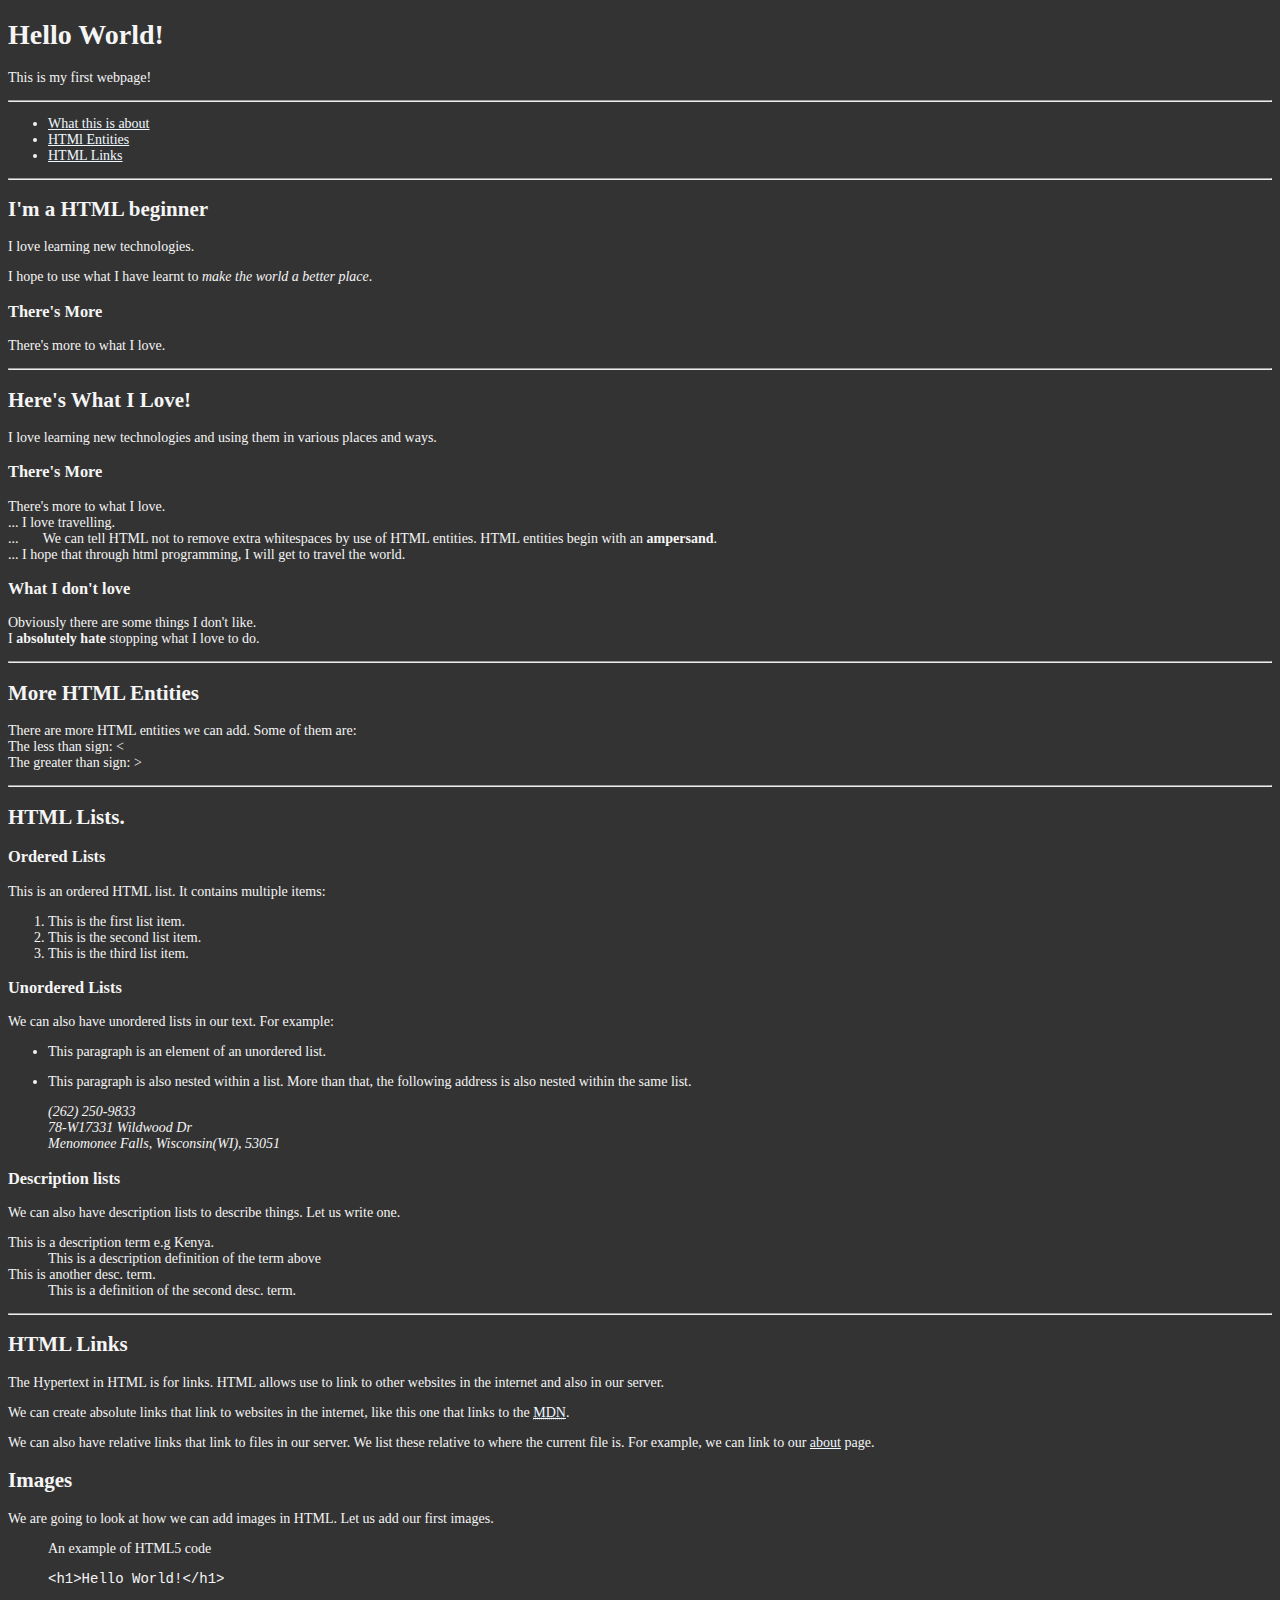
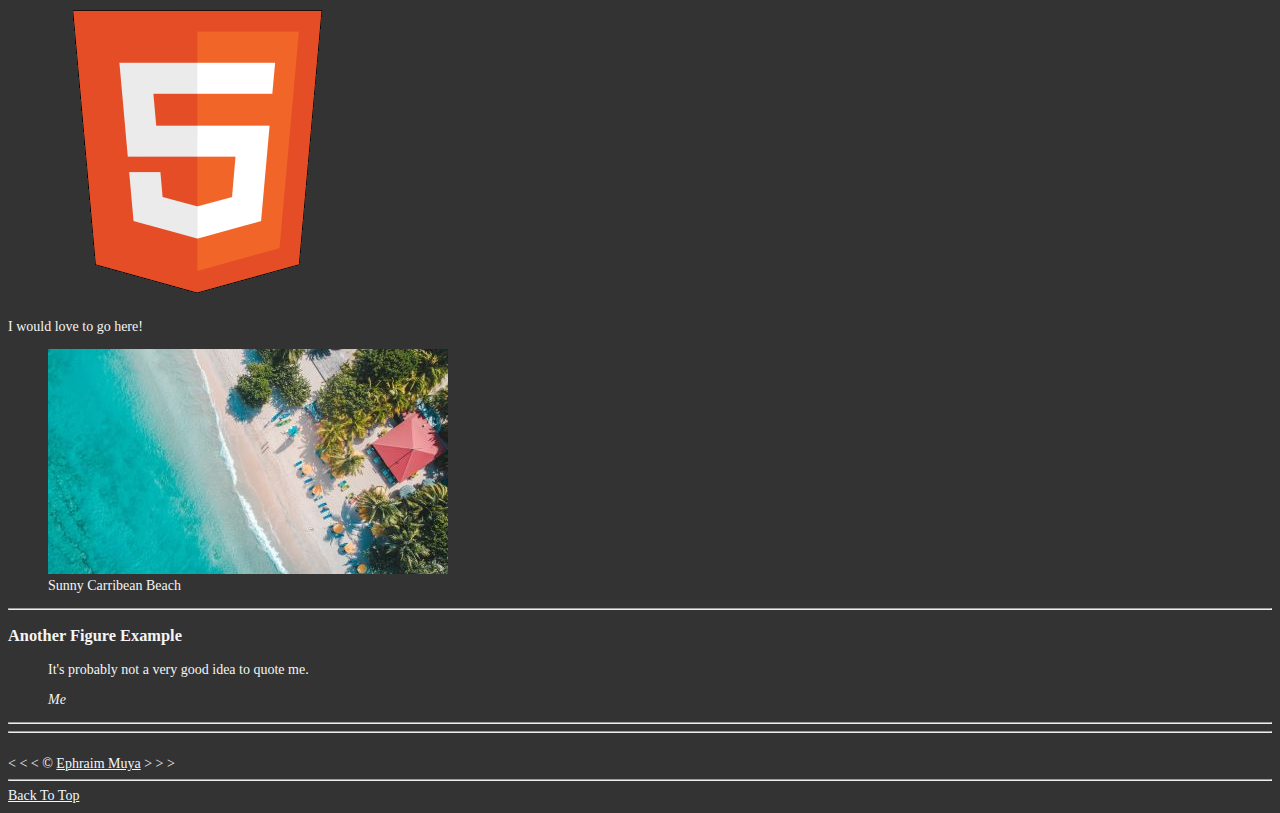
<file: tutorial1/index.html>
<!DOCTYPE html>
<html lang="en">

<head>
    <!--
            This is where the metadata is stored.
            Data in this section is not meant to be seen.
          -->
    <meta charset="UTF-8">
    <meta name="author" content="Ephraim">
    <meta name="description" content="This is a description of everything I am learning in HTML.">
    <title>My First Webpage</title>
    <link rel="icon" href="html5.png" type="image/x-icon">
    <link rel="stylesheet" href="main.css">
</head>

<body>
    <h1>Hello World!</h1>
    <p>This is my first webpage!</p>

    <hr>

    <nav>
        <ul>
            <li> <a href="#beginner">What this is about</a> </li>

            <li> <a href="#entities">HTMl Entities</a> </li>

            <li> <a href="#links">HTML Links</a> </li>
        </ul>
    </nav>

    <hr>

    <section id="beginner">
        <h2>I'm a HTML beginner</h2>
        <p>I love learning new technologies.</p>
        <p>I hope to use what I have learnt to <em>make the world a better place</em>.</p>

        <h3>There's More</h3>
        <p>There's more to what I love.</p>

        <hr>

        <h2>Here's What I Love!</h2>
        <p>I love learning new technologies and using them in various places and ways.</p>

        <h3>There's More</h3>
        <p>There's more to what I love.
            <!-- Lets also add extra whitespaces before some of these lines. -->
            <br>... I love travelling.
            <br>... &nbsp; &nbsp; &nbsp; We can tell HTML not to remove extra whitespaces by use of HTML entities. HTML
            entities begin with an <strong>ampersand</strong>.
            <br>... I hope that through html programming, I will get to travel the world.
        </p>

        <h3>What I don't love</h3>
        <p>Obviously there are some things I don't like.
            <br> I <strong>absolutely hate</strong> stopping what I love to do.
        </p>
        <!-- The <p> tags are block-level elements. These add a space before and after the text. We can also add inline tags, like <em> and <strong>.

    Also we can add HTML entities. These are things that we want to use in text yet HTML renders them. This could be things like extra whitespaces, we start them off with &
    -->
    </section>

    <hr>

    <section id="entities">
        <h2>More HTML Entities</h2>
        <p>There are more HTML entities we can add. Some of them are:
            <br>The less than sign: &lt;
            <br>The greater than sign: &gt;
        </p>

        <hr>
        <h2>HTML Lists.</h2>
        <h3>Ordered Lists</h3>
        <p>This is an ordered HTML list. It contains multiple items:</p>
        <ol>
            <li>This is the first list item.</li>
            <li>This is the second list item.</li>
            <li>This is the third list item.</li>
        </ol>

        <h3>Unordered Lists</h3>
        <p>We can also have unordered lists in our text. For example:</p>
        <ul>
            <li>
                <p>This paragraph is an element of an unordered list.</p>
            </li>
            <li>
                <p>This paragraph is also nested within a list. More than that, the following address is also nested
                    within
                    the same list.</p>
                <address> (262) 250-9833 <br>
                    78-W17331 Wildwood Dr <br>
                    Menomonee Falls, Wisconsin(WI), 53051 <br></address>
            </li>
        </ul>

        <h3>Description lists</h3>
        <p>We can also have description lists to describe things. Let us write one.</p>
        <dl>
            <dt>This is a description term e.g Kenya.</dt>
            <dd>This is a description definition of the term above</dd>

            <dt>This is another desc. term.</dt>
            <dd>This is a definition of the second desc. term.</dd>
        </dl>

    </section>

    <hr>

    <section id="links">

        <h2>HTML Links</h2>
        <p>The Hypertext in HTML is for links. HTML allows use to link to other websites in the internet and also in our
            server.</p>
        <p>We can create absolute links that link to websites in the internet, like this one that links to the <abbr
                title="Mozilla Developer Network"><a href="developer.mozilla.org">MDN</a></abbr>.</p>
        <p>We can also have relative links that link to files in our server. We list these relative to where the current
            file is. For example, we can link to our <a href="about.html">about</a> page.</p>

    </section>

    <section>
        <h2>Images</h2>
        <p>We are going to look at how we can add images in HTML. Let us add our first images.</p>

        <figure>
            <figcaption>An example of HTML5 code</figcaption>
            <p><code>&lt;h1&gt;Hello World!&lt;/h1&gt;</code></p>
            <img src="img/html_logo_300x300.png" alt="HTML5 Logo" title="I am learning HTML5" width="300" height="300">
        </figure>


        <p>I would love to go here!</p>
        <figure>
            <!-- Objects in the <figure> element are indented by default. -->
            <img src="img/caribbean.jpg" alt="Caribbean Beach" title="I hear its nice at this time of the year!"
                loading="lazy">
            <figcaption>Sunny Carribean Beach</figcaption>
        </figure>
        <!-- 
            We have added the loading attribute. By default it is 'eager', meaning that the image is loaded as soon as the webpage is opened. Lazy loading does not load images that are below the fold unless until they are near view area. 
            We also add a <figure> object around the image. The figure object allows us to add a caption with <figcaption>
        -->

        <hr>

        <h3>Another Figure Example</h3>
        <figure>
            <p>
                It's probably not a very good idea to quote me.
            </p>
            <figcaption><em>Me</em></figcaption>
        </figure>

        <hr>
    </section>
    <hr>
    <!-- Copyright Information -->
    <br>&lt; &lt; &lt; &copy; <a href="about.html">Ephraim Muya</a> &gt; &gt; &gt;

    <hr>

    <!-- Back to top -->
    <a href="#">Back To Top</a>
</body>

</html>
</file>
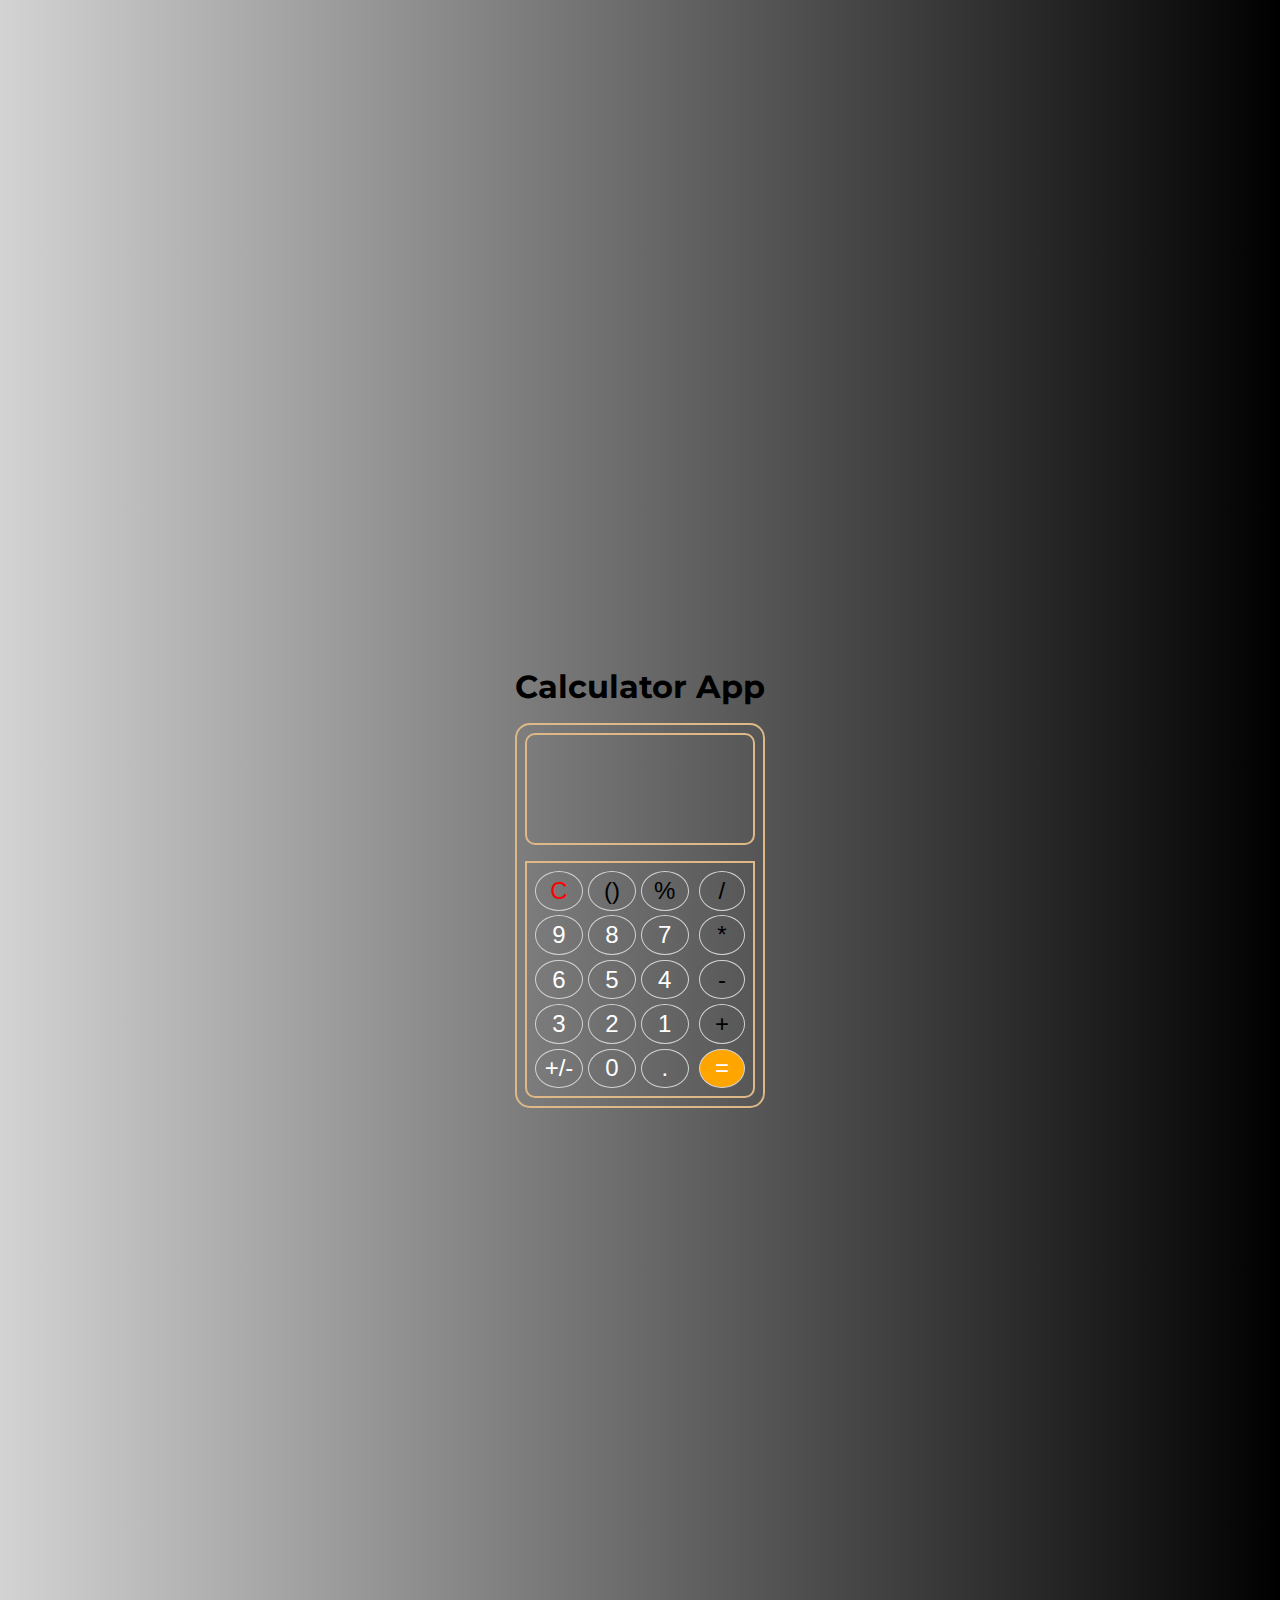
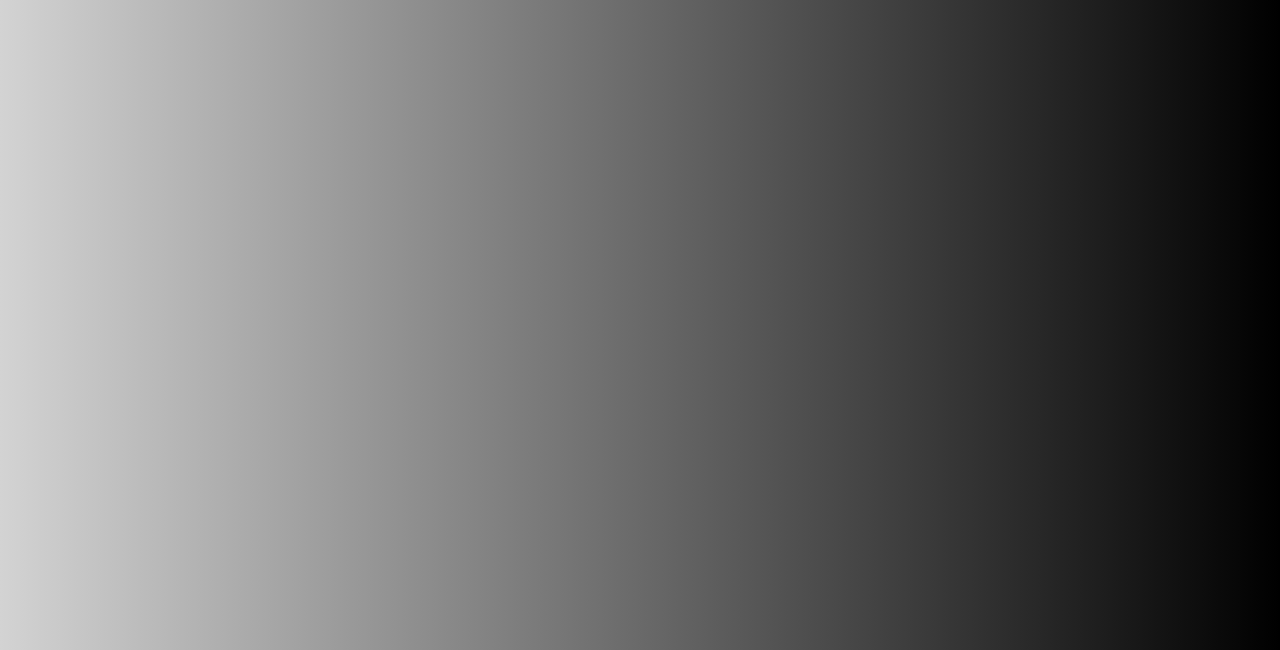
<file: project2/calculator/index.html>
<!DOCTYPE html>
<html lang="en">

<head>
    <meta charset="UTF-8">
    <meta name="viewport" content="width=device-width, initial-scale=1.0">
    <title>Calulator</title>
    <meta name="description" content="Simple Calculator written in JavaScript.">
    <meta name="author" content="Ephraim">
    <link rel="stylesheet" href="styles.css">
</head>

<body>
    <section class="calculator-wrapper">
        <header>
            <h1 class="app-name">Calculator App</h1>
        </header>
        <main class="calculator">
            <div class="input-output">
                <div class="input"></div>
                <div class="output"></div>
            </div>
            <div class="buttons-wrapper">
                <div class="numbers">
                    <!-- Numbers -->
                     <button class="button" id="clear">C</button>
                     <button class="button operator" id="brackets">()</button>
                     <button class="button operator" id="percent">%</button>
                     <button class="button number op-print-as" id="9">9</button>
                     <button class="button number op-print-as" id="8">8</button>
                     <button class="button number op-print-as" id="7">7</button>
                     <button class="button number op-print-as" id="6">6</button>
                     <button class="button number op-print-as" id="5">5</button>
                     <button class="button number op-print-as" id="4">4</button>
                     <button class="button number op-print-as" id="3">3</button>
                     <button class="button number op-print-as" id="2">2</button>
                     <button class="button number op-print-as" id="1">1</button>
                     <button class="button number op-print-as" id="neg">+/-</button>
                     <button class="button number op-print-as" id="0">0</button>
                     <button class="button number op-print-as" id="dec-point">.</button>
                </div>
                <div class="operators">
                    <!-- Operators -->
                    <button class="button operator op-print-as" id="divide">/</button>
                    <button class="button operator op-print-as" id="mul">*</button>
                    <button class="button operator op-print-as" id="sub">-</button>
                    <button class="button operator op-print-as" id="add">+</button>
                    <button class="button operator" id="equals">=</button>
                </div>
            </div>
        </main>
    </section>
    <script src="script.js"></script>
</body>

</html>
</file>
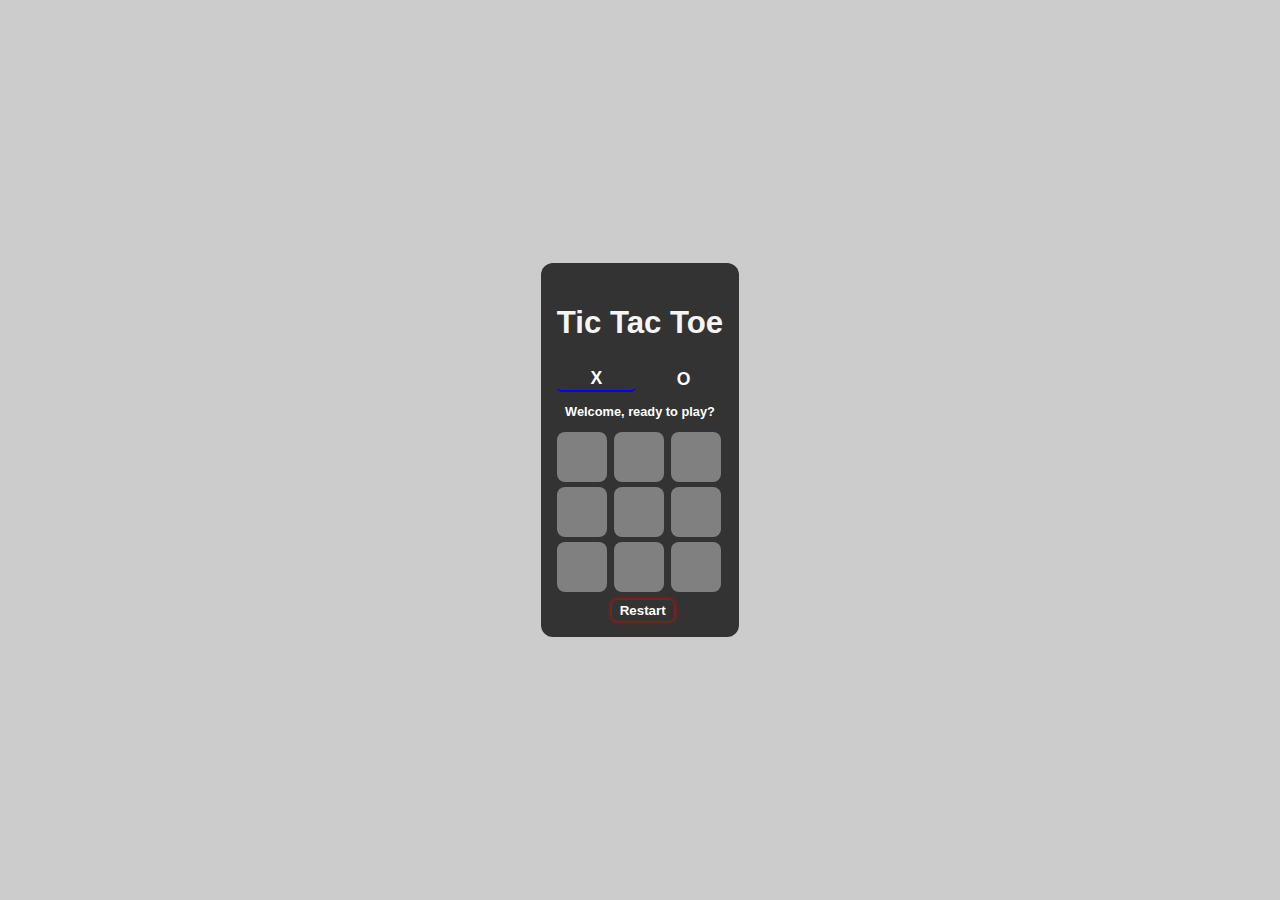
<file: project2/tic_tac_toe/index.html>
<!DOCTYPE html>
<html lang="en">

<head>
    <meta charset="UTF-8">
    <meta name="viewport" content="width=device-width, initial-scale=1.0">
    <title>Tic-Tac-Toe</title>
    <link rel="stylesheet" href="style.css">
</head>

<body>
    <section class="tictactoe">
        <header>
            <h2>Tic Tac Toe</h2>
        </header>
        <main class="game-section">
            <div class="select-player">
                <div class="control-buttons">
                    <button class="player-choice" id="player-x">X</button>
                    <button class="player-choice" id="player-o">O</button>
                </div>
                <p id="display-instructions"></p>
            </div>
            <div id="playground">
                <div class="click-pos" id="cell-0"></div>
                <div class="click-pos" id="cell-1"></div>
                <div class="click-pos" id="cell-2"></div>
                <div class="click-pos" id="cell-3"></div>
                <div class="click-pos" id="cell-4"></div>
                <div class="click-pos" id="cell-5"></div>
                <div class="click-pos" id="cell-6"></div>
                <div class="click-pos" id="cell-7"></div>
                <div class="click-pos" id="cell-8"></div>
            </div>
        </main>
        <footer>
            <button type="reset" id="reset-game" onclick="resetGame()">Restart</button>
        </footer>
    </section>
    <script src="script.js"></script>
</body>

</html>
</file>
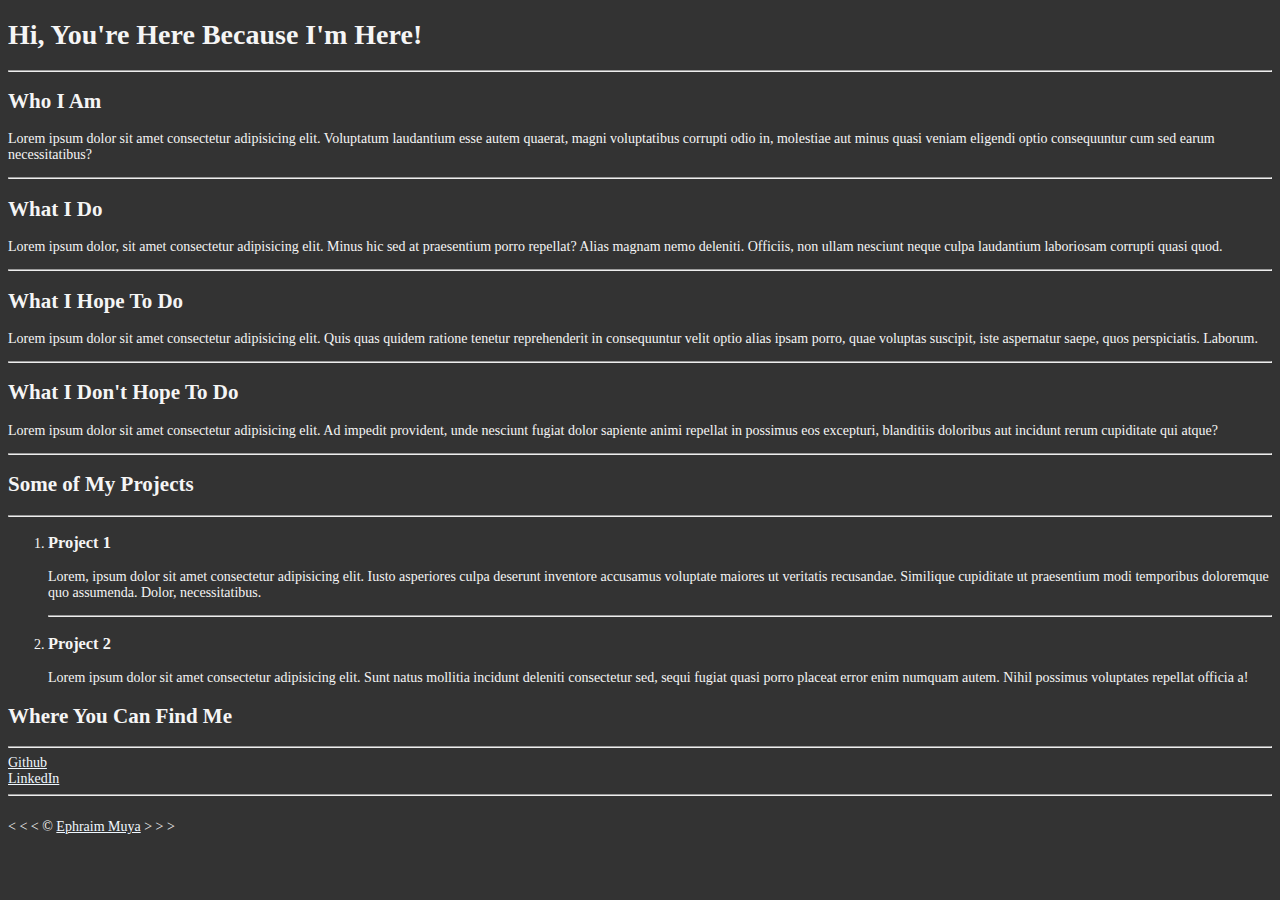
<file: tutorial1/about.html>
<!DOCTYPE html>
<html lang="en">

<head>
    <meta charset="UTF-8">
    <meta name="viewport" content="width=device-width, initial-scale=1.0">
    <meta name="author" content="Ephraim">
    <meta name="description" content="This page gives more information about the author.">
    <link rel="icon" href="favicon/apple-touch-icon.png" type="image/x-icon">
    <link rel="stylesheet" href="main.css">
    <title>about me</title>
</head>

<body>
    <h1>Hi, You're Here Because I'm Here!</h1>
    <hr>
    <h2>Who I Am</h2>
    <p>Lorem ipsum dolor sit amet consectetur adipisicing elit. Voluptatum laudantium esse autem quaerat, magni
        voluptatibus corrupti odio in, molestiae aut minus quasi veniam eligendi optio consequuntur cum sed earum
        necessitatibus?</p>

    <hr>
    <h2>What I Do</h2>
    <p>Lorem ipsum dolor, sit amet consectetur adipisicing elit. Minus hic sed at praesentium porro repellat? Alias
        magnam nemo deleniti. Officiis, non ullam nesciunt neque culpa laudantium laboriosam corrupti quasi quod.</p>

    <hr>
    <h2>What I Hope To Do</h2>
    <p>Lorem ipsum dolor sit amet consectetur adipisicing elit. Quis quas quidem ratione tenetur reprehenderit in
        consequuntur velit optio alias ipsam porro, quae voluptas suscipit, iste aspernatur saepe, quos perspiciatis.
        Laborum.</p>

    <hr>
    <h2>What I Don't Hope To Do</h2>
    <p>Lorem ipsum dolor sit amet consectetur adipisicing elit. Ad impedit provident, unde nesciunt fugiat dolor
        sapiente animi repellat in possimus eos excepturi, blanditiis doloribus aut incidunt rerum cupiditate qui atque?
    </p>

    <hr>
    <h2>Some of My Projects</h2>
    <hr>
    <ol>
        <li>
            <h3>Project 1</h3>
        </li>
        <p>Lorem, ipsum dolor sit amet consectetur adipisicing elit. Iusto asperiores culpa deserunt inventore accusamus
            voluptate maiores ut veritatis recusandae. Similique cupiditate ut praesentium modi temporibus doloremque
            quo
            assumenda. Dolor, necessitatibus.</p>
        <hr>
        <li>
            <h3>Project 2</h3>
        </li>
        <p>Lorem ipsum dolor sit amet consectetur adipisicing elit. Sunt natus mollitia incidunt deleniti consectetur
            sed,
            sequi fugiat quasi porro placeat error enim numquam autem. Nihil possimus voluptates repellat officia a!</p>
    </ol>

    <h2>Where You Can Find Me</h2>
    <hr>
    <a href="github.com">Github</a> <br>
    <a href="linkedin.com">LinkedIn</a>

    <hr>
    <br>&lt; &lt; &lt; &copy; <a href="about.html">Ephraim Muya</a> &gt; &gt; &gt;

</body>

</html>
</file>
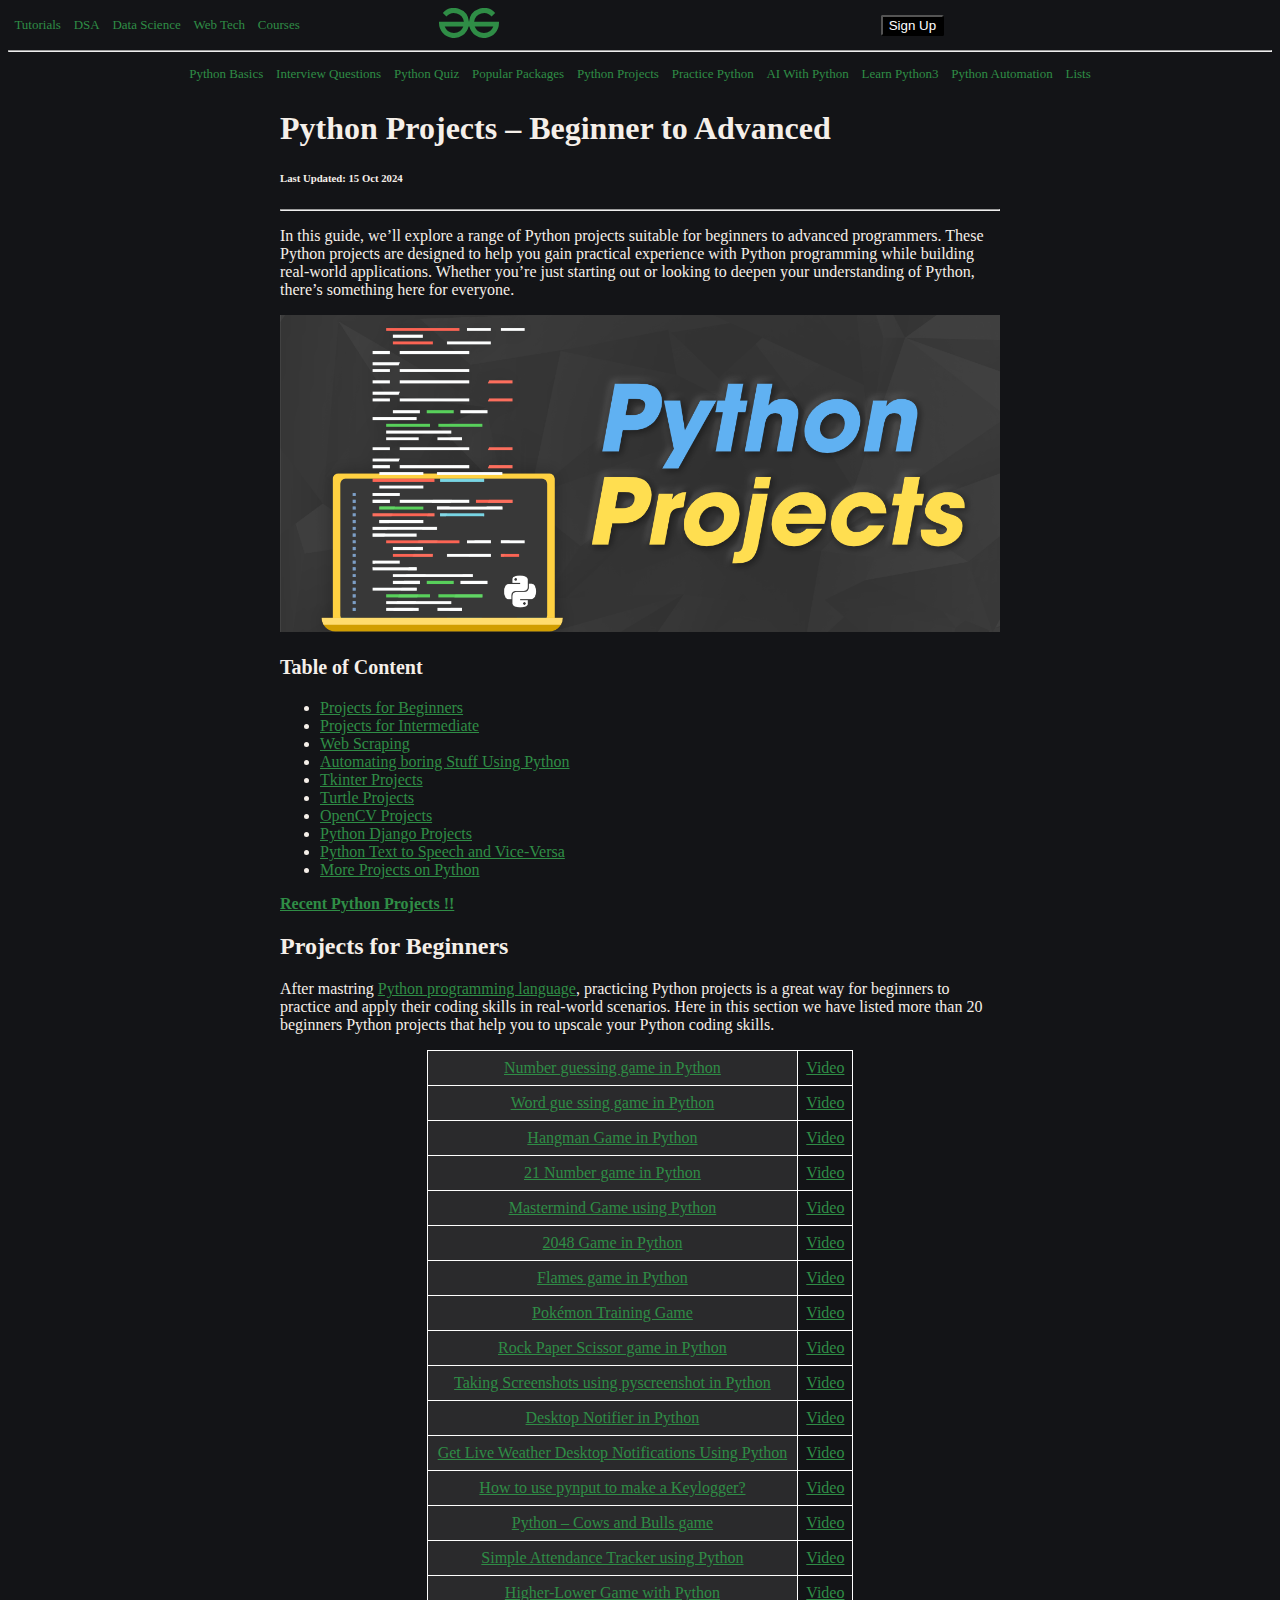
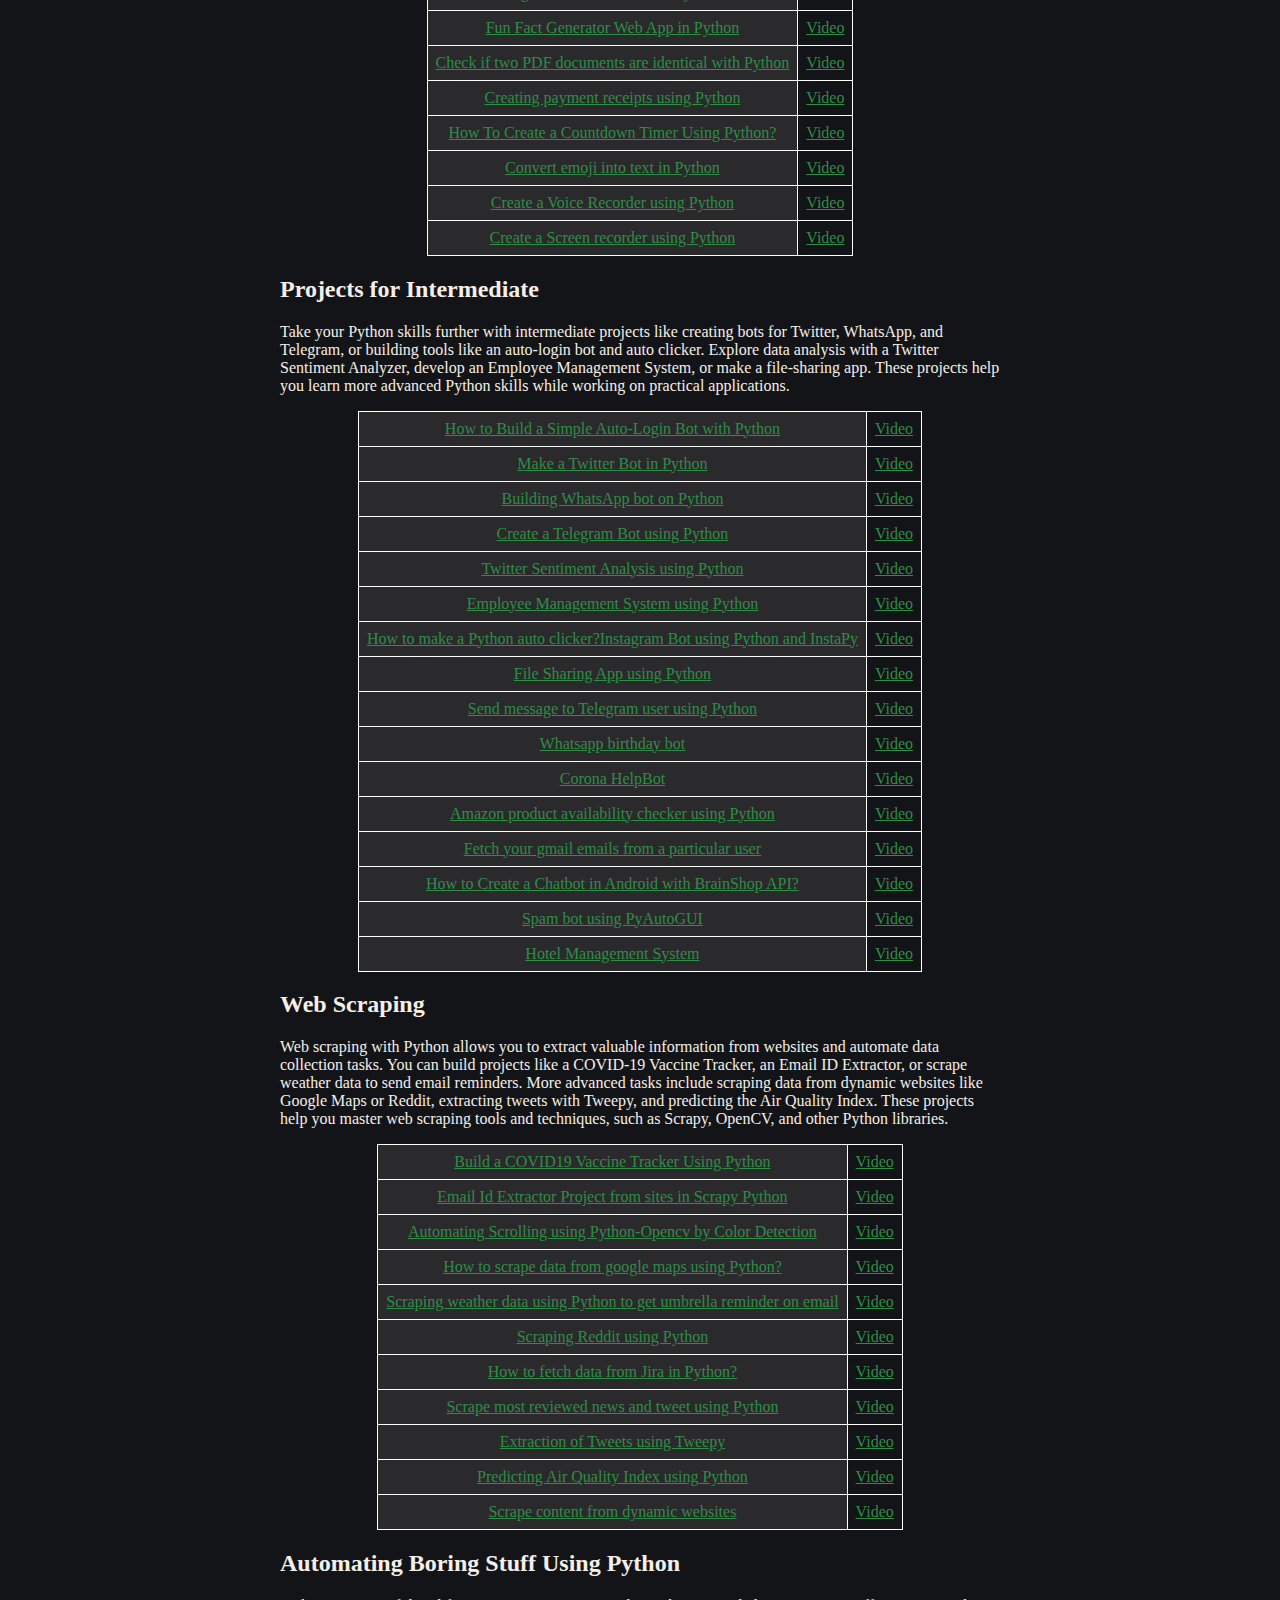
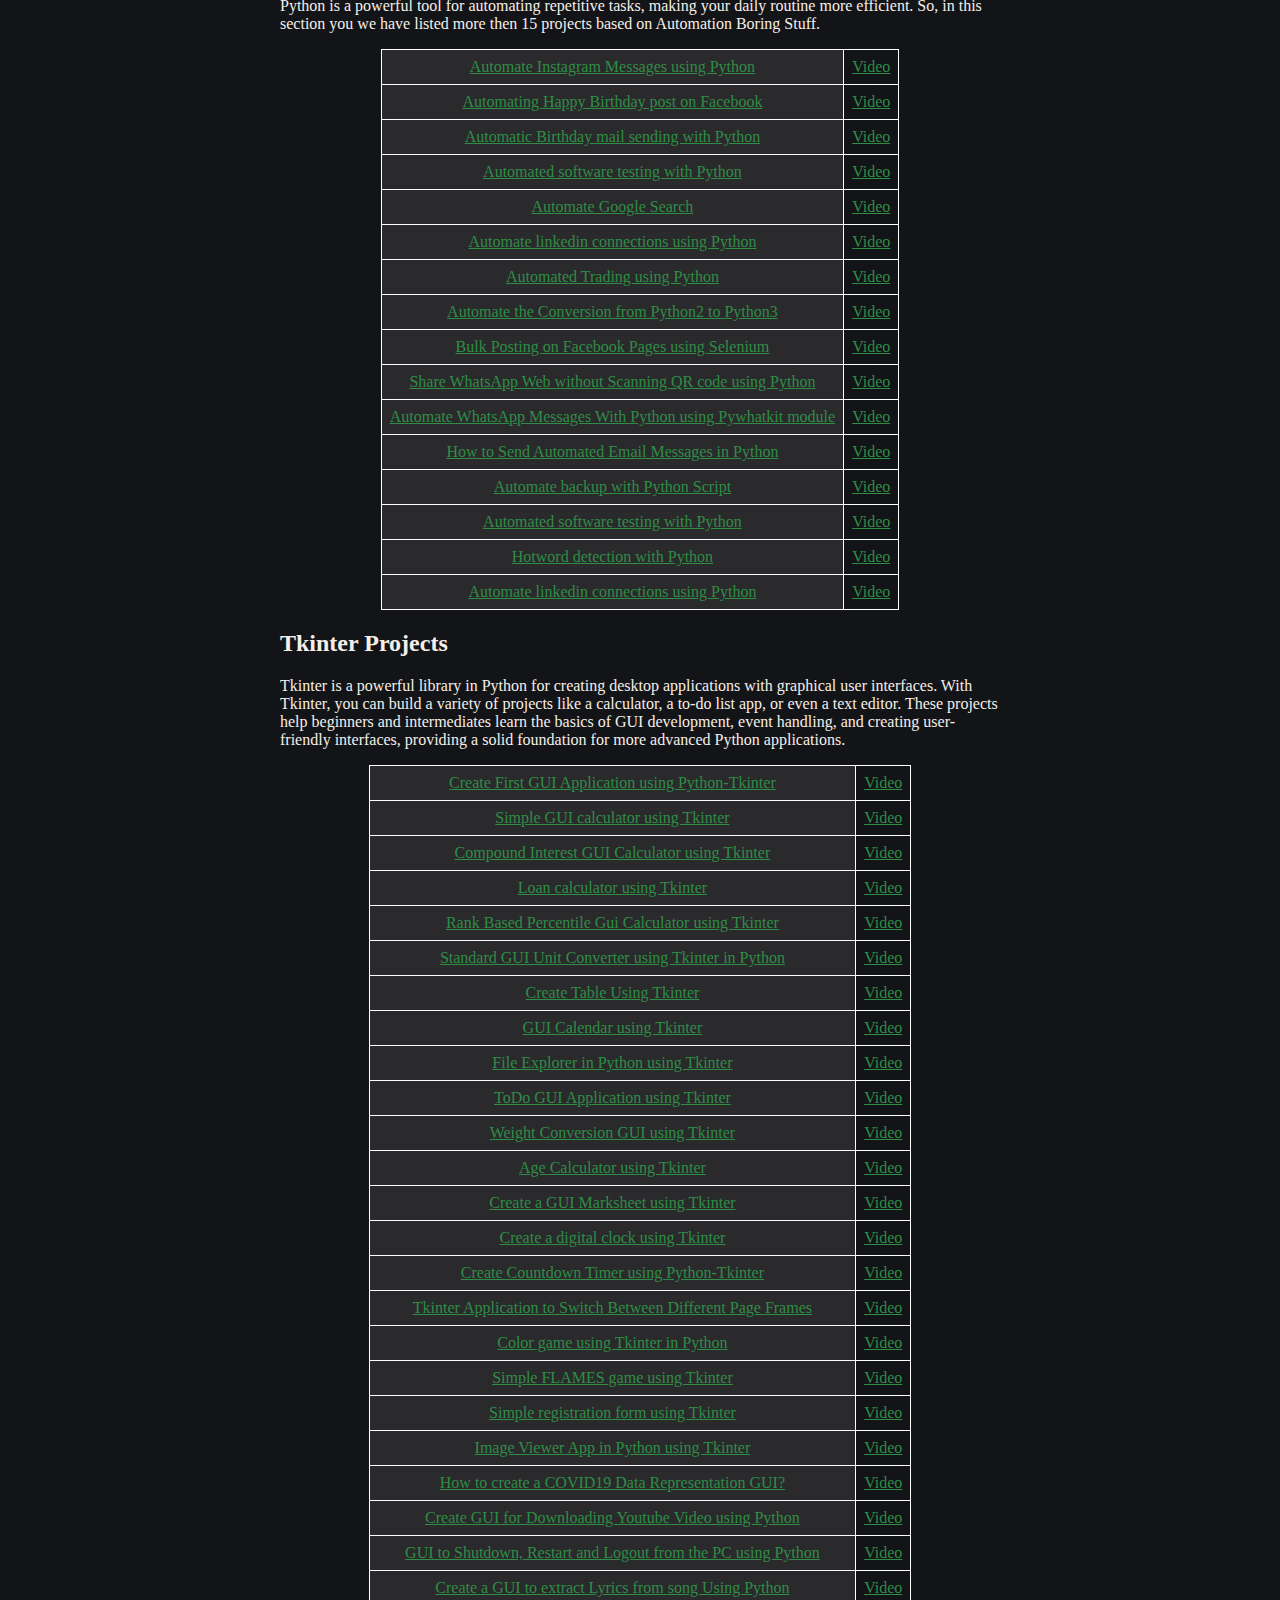
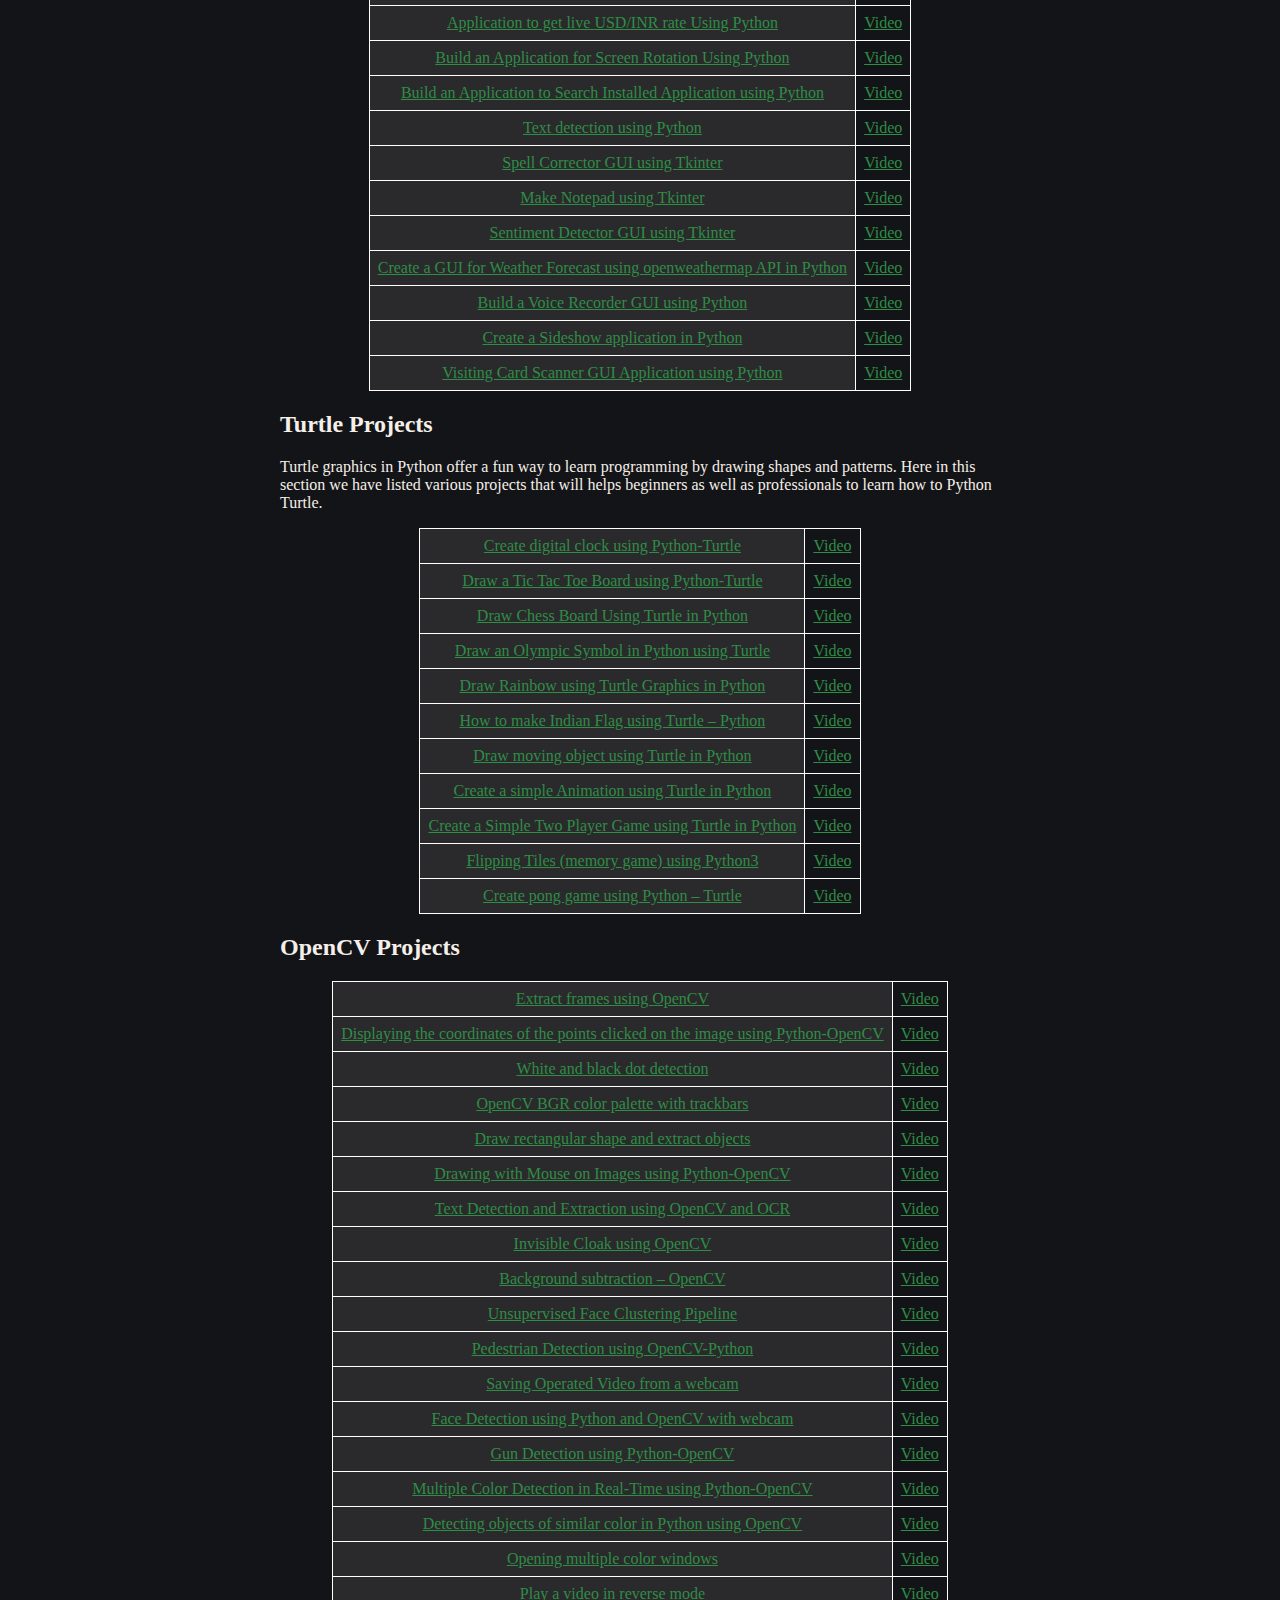
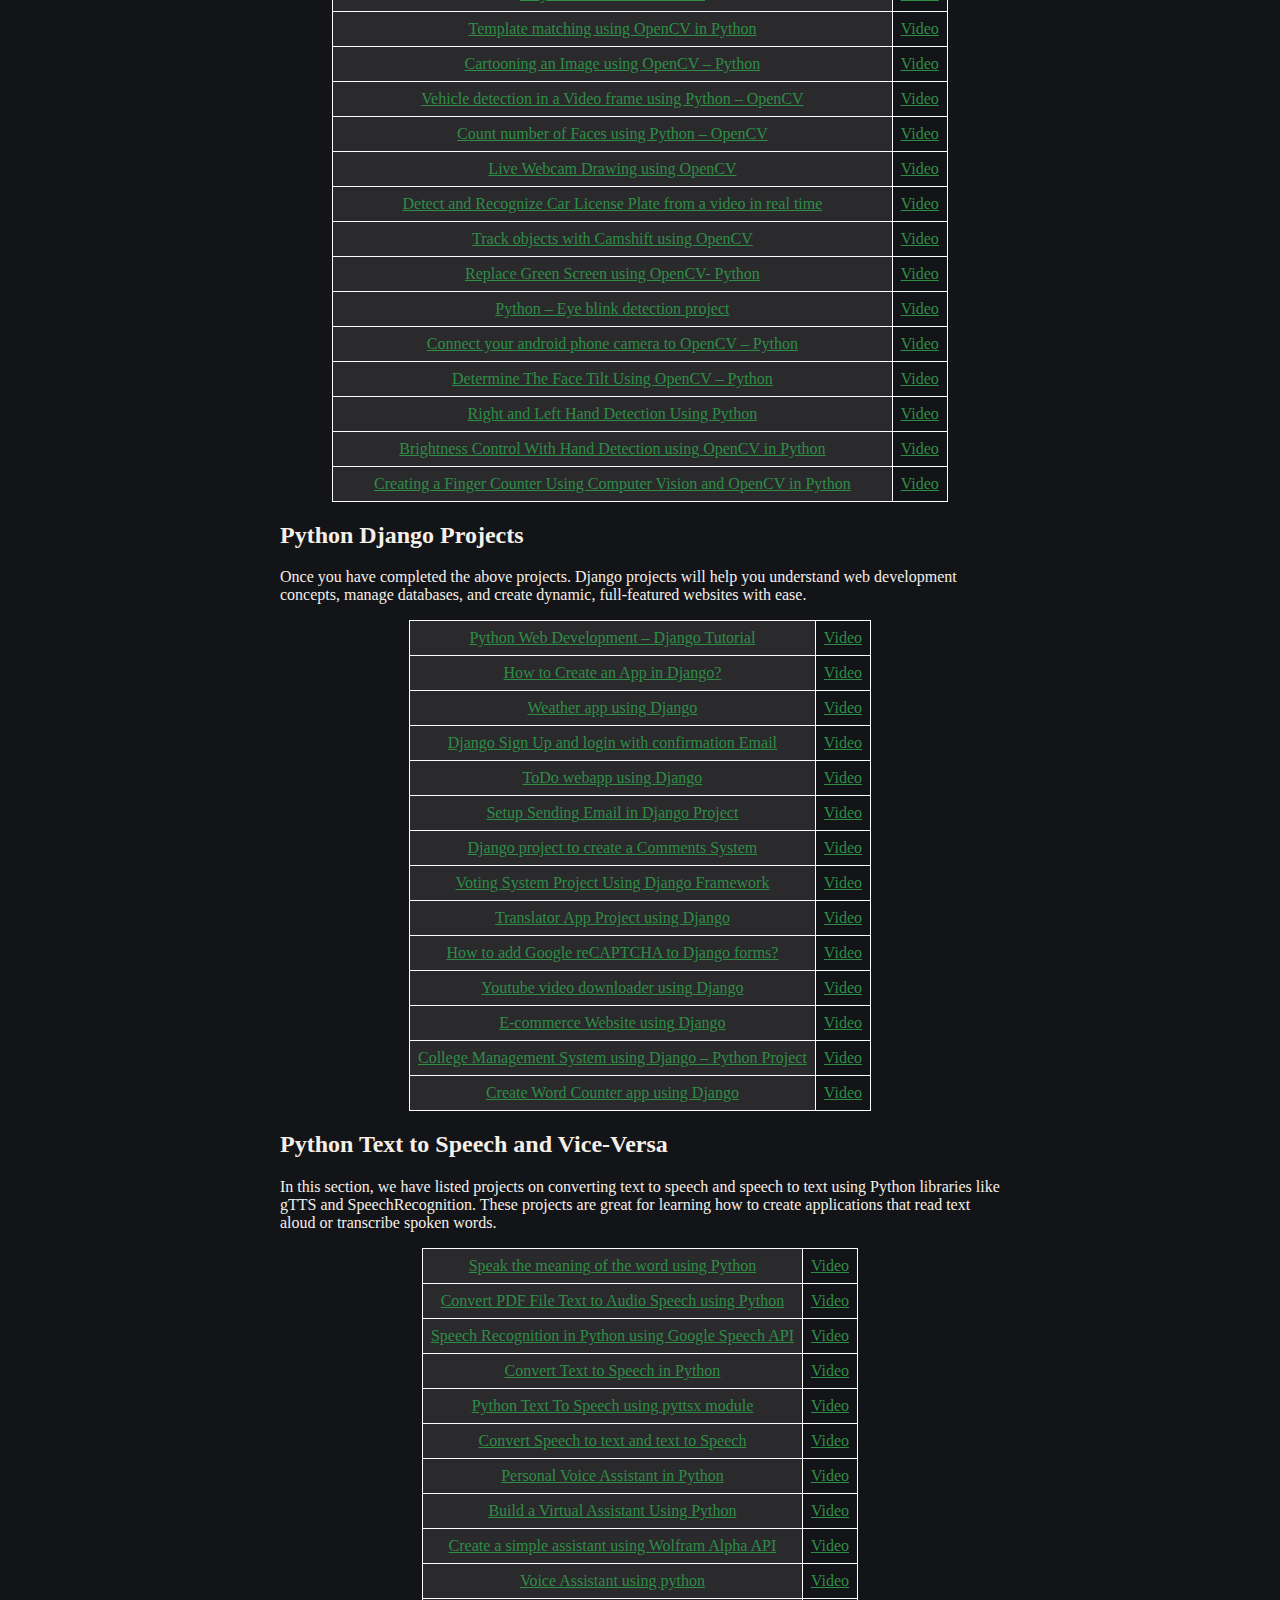
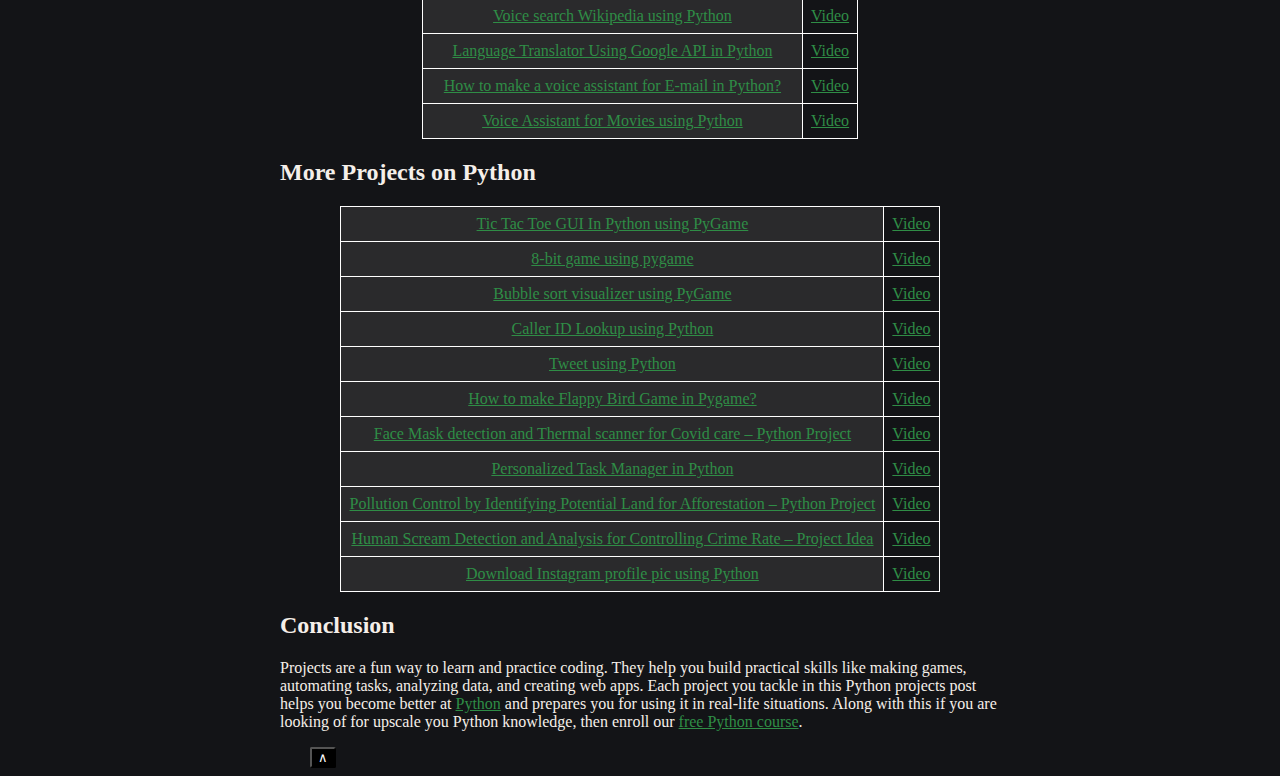
<file: project1/geeksforgeeks/python_projects_beg_clone.html>
<!doctype html>
<html>

<head>
    <meta name="author" content="Ephraim">
    <meta name="description" content="Put sth here">
    <title>Python Projects for Beginner to Advanced - GeeksforGeeks</title>
    <link rel="stylesheet" href="styles.css">
    <link rel="icon" href="img/icon.jpg" type="image/x-icon">
</head>

<body>
    <div class="navbar">
        <!-- Navigation bars -->
        <nav class="navbar_top">
            <div class="navbar_top_names">
                <ul>
                    <li><a href="#tutorials">Tutorials</a></li>
                    <li><a href="#dsa">DSA</a></li>
                    <li><a href="#datascience">Data Science</a></li>
                    <li><a href="#webtech">Web Tech</a></li>
                    <li><a href="#courses">Courses</a></li>
                </ul>
            </div>

            <div class="centre_logo">
                <img class="logo" src="img/logo.svg" alt="GeeksforGeeks" style="width: 80px; height: 30px;">
            </div>

            <div class="options">
                <button class="'signup"><a href="#">Sign Up</a></button>
            </div>
        </nav>
        <hr>
        <nav class="navbar_low">
            <div class="navbar_low_names">
                <ul>
                    <li><a href="#">Python Basics</a></li>
                    <li><a href="#">Interview Questions</a></li>
                    <li><a href="#">Python Quiz</a></li>
                    <li><a href="#">Popular Packages</a></li>
                    <li><a href="#">Python Projects</a></li>
                    <li><a href="#">Practice Python</a></li>
                    <li><a href="#">AI With Python</a></li>
                    <li><a href="#">Learn Python3</a></li>
                    <li><a href="#">Python Automation</a></li>
                    <li><a href="#">Lists</a></li>
                </ul>
            </div>
        </nav>
    </div>

    <div class="content">
        <h1>Python Projects – Beginner to Advanced</h1>
        <h6>Last Updated: 15 Oct 2024</h6>
        <hr>
        <p>In this guide, we’ll explore a range of Python projects suitable for beginners to advanced programmers. These
            Python projects are designed to help you gain practical experience with Python programming while building
            real-world applications. Whether you’re just starting out or looking to deepen your understanding of Python,
            there’s something here for everyone.</p>

        <img class="intro_img" src="img/PythonProjects11.png" alt="Python Beginner Projects"
            title="Introductory image for python projects from beginners to advanced.">

        <nav class="toc_nav">
            <p style="font-size: 20px; font-weight: bold;">Table of Content</p>
            <ul>
                <li><a href="#beginner">Projects for Beginners</a></li>
                <li><a href="#intermediate">Projects for Intermediate</a></li>
                <li><a href="#scraping">Web Scraping</a></li>
                <li><a href="#boring">Automating boring Stuff Using Python</a></li>
                <li><a href="#tkinter">Tkinter Projects</a></li>
                <li><a href="#turtle">Turtle Projects</a></li>
                <li><a href="#opencv">OpenCV Projects</a></li>
                <li><a href="#django">Python Django Projects</a></li>
                <li><a href="#texttospeech">Python Text to Speech and Vice-Versa</a></li>
                <li><a href="#more">More Projects on Python</a></li>
            </ul>
        </nav>

        <p>
            <a href="#sm"><strong>Recent Python Projects !!</strong></a>
        </p>

        <h2 id="beginner">Projects for Beginners</h2>

        <p>
            After mastring <a href="#">Python programming language</a>, practicing Python projects is a great way for
            beginners to practice
            and apply their coding skills in real-world scenarios. Here in this section we have listed more than 20
            beginners Python projects that help you to upscale your Python coding skills.
        </p>

        <table>
            <colgroup>
                <col span="1" class="left">
                <col span="1" class="right">
            </colgroup>
            <tr>
                <td><a href="#sth">Number guessing game in Python</a></td>
                <td><a href="#sth">Video</a></td>
            </tr>
            <tr>
                <td><a href="#sth">Word gue ssing game in Python</a></td>
                <td><a href="#sth">Video</a></td>
            </tr>
            <tr>
                <td><a href="#sth">Hangman Game in Python</a></td>
                <td><a href="#sth">Video</a></td>
            </tr>
            <tr>
                <td><a href="#sth">21 Number game in Python</a></td>
                <td><a href="#sth">Video</a></td>
            </tr>
            <tr>
                <td><a href="#sth">Mastermind Game using Python</a></td>
                <td><a href="#sth">Video</a></td>
            </tr>
            <tr>
                <td><a href="#sth">2048 Game in Python</a></td>
                <td><a href="#sth">Video</a></td>
            </tr>
            <tr>
                <td><a href="#sth">Flames game in Python</a></td>
                <td><a href="#sth">Video</a></td>
            </tr>
            <tr>
                <td><a href="#sth">Pokémon Training Game</a></td>
                <td><a href="#sth">Video</a></td>
            </tr>
            <tr>
                <td><a href="#sth">Rock Paper Scissor game in Python</a></td>
                <td><a href="#sth">Video</a></td>
            </tr>
            <tr>
                <td><a href="#sth">Taking Screenshots using pyscreenshot in Python</a></td>
                <td><a href="#sth">Video</a></td>
            </tr>
            <tr>
                <td><a href="#sth">Desktop Notifier in Python</a></td>
                <td><a href="#sth">Video</a></td>
            </tr>
            <tr>
                <td><a href="#sth">Get Live Weather Desktop Notifications Using Python</a></td>
                <td><a href="#sth">Video</a></td>
            </tr>
            <tr>
                <td><a href="#sth">How to use pynput to make a Keylogger?</a></td>
                <td><a href="#sth">Video</a></td>
            </tr>
            <tr>
                <td><a href="#sth">Python – Cows and Bulls game</a></td>
                <td><a href="#sth">Video</a></td>
            </tr>
            <tr>
                <td><a href="#sth">Simple Attendance Tracker using Python</a></td>
                <td><a href="#sth">Video</a></td>
            </tr>
            <tr>
                <td><a href="#sth">Higher-Lower Game with Python</a></td>
                <td><a href="#sth">Video</a></td>
            </tr>
            <tr>
                <td><a href="#sth">Fun Fact Generator Web App in Python</a></td>
                <td><a href="#sth">Video</a></td>
            </tr>
            <tr>
                <td><a href="#sth">Check if two PDF documents are identical with Python</a></td>
                <td><a href="#sth">Video</a></td>
            </tr>
            <tr>
                <td><a href="#sth">Creating payment receipts using Python</a></td>
                <td><a href="#sth">Video</a></td>
            </tr>
            <tr>
                <td><a href="#sth">How To Create a Countdown Timer Using Python?</a></td>
                <td><a href="#sth">Video</a></td>
            </tr>
            <tr>
                <td><a href="#sth">Convert emoji into text in Python</a></td>
                <td><a href="#sth">Video</a></td>
            </tr>
            <tr>
                <td><a href="#sth">Create a Voice Recorder using Python</a></td>
                <td><a href="#sth">Video</a></td>
            </tr>
            <tr>
                <td><a href="#sth">Create a Screen recorder using Python</a></td>
                <td><a href="#sth">Video</a></td>
            </tr>

        </table>

        <h2 id="intermediate"> Projects for Intermediate</h2>

        <p>
            Take your Python skills further with intermediate projects like creating bots for Twitter, WhatsApp, and
            Telegram, or building tools like an auto-login bot and auto clicker. Explore data analysis with a Twitter
            Sentiment Analyzer, develop an Employee Management System, or make a file-sharing app. These projects help
            you
            learn more advanced Python skills while working on practical applications.
        </p>

        <table>
            <colgroup>
                <col span="1" class="left">
                <col span="1" class="right">
            </colgroup>
            <tr>
                <td><a href="#sth">How to Build a Simple Auto-Login Bot with Python </a></td>
                <td><a href="">Video</a></td>
            </tr>
            <tr>
                <td><a href="#sth">Make a Twitter Bot in Python </a></td>
                <td><a href="">Video</a></td>
            </tr>
            <tr>
                <td><a href="#sth">Building WhatsApp bot on Python </a></td>
                <td><a href="">Video</a></td>
            </tr>
            <tr>
                <td><a href="#sth">Create a Telegram Bot using Python </a></td>
                <td><a href="">Video</a></td>
            </tr>
            <tr>
                <td><a href="#sth">Twitter Sentiment Analysis using Python </a></td>
                <td><a href="">Video</a></td>
            </tr>
            <tr>
                <td><a href="#sth">Employee Management System using Python </a></td>
                <td><a href="">Video</a></td>
            </tr>
            <tr>
                <td><a href="#sth">How to make a Python auto clicker?Instagram Bot using Python and InstaPy </a></td>
                <td><a href="">Video</a></td>
            </tr>
            <tr>
                <td><a href="#sth">File Sharing App using Python </a></td>
                <td><a href="">Video</a></td>
            </tr>
            <tr>
                <td><a href="#sth">Send message to Telegram user using Python </a></td>
                <td><a href="">Video</a></td>
            </tr>
            <tr>
                <td><a href="#sth">Whatsapp birthday bot </a></td>
                <td><a href="">Video</a></td>
            </tr>
            <tr>
                <td><a href="#sth">Corona HelpBot </a></td>
                <td><a href="">Video</a></td>
            </tr>
            <tr>
                <td><a href="#sth">Amazon product availability checker using Python </a></td>
                <td><a href="">Video</a></td>
            </tr>
            <tr>
                <td><a href="#sth">Fetch your gmail emails from a particular user </a></td>
                <td><a href="">Video</a></td>
            </tr>
            <tr>
                <td><a href="#sth">How to Create a Chatbot in Android with BrainShop API? </a></td>
                <td><a href="">Video</a></td>
            </tr>
            <tr>
                <td><a href="#sth">Spam bot using PyAutoGUI </a></td>
                <td><a href="">Video</a></td>
            </tr>
            <tr>
                <td><a href="#sth">Hotel Management System </a></td>
                <td><a href="">Video</a></td>
            </tr>
        </table>

        <h2 id="scraping">Web Scraping</h2>

        <p>
            Web scraping with Python allows you to extract valuable information from websites and automate data
            collection
            tasks. You can build projects like a COVID-19 Vaccine Tracker, an Email ID Extractor, or scrape weather data
            to
            send email reminders. More advanced tasks include scraping data from dynamic websites like Google Maps or
            Reddit, extracting tweets with Tweepy, and predicting the Air Quality Index. These projects help you master
            web
            scraping tools and techniques, such as Scrapy, OpenCV, and other Python libraries.
        </p>

        <!--  Insert Table! -->
        <table>
            <colgroup>
                <col span="1" class="left">
                <col span="1" class="right">
            </colgroup>
            <tr>
                <td> <a href="">Build a COVID19 Vaccine Tracker Using Python</a> </td>
                <td> <a href="#somevideo">Video</a> </td>
            </tr>
            <tr>
                <td> <a href="">Email Id Extractor Project from sites in Scrapy Python</a> </td>
                <td> <a href="#somevideo">Video</a> </td>
            </tr>
            <tr>
                <td> <a href="">Automating Scrolling using Python-Opencv by Color Detection</a> </td>
                <td> <a href="#somevideo">Video</a> </td>
            </tr>
            <tr>
                <td> <a href="">How to scrape data from google maps using Python?</a> </td>
                <td> <a href="#somevideo">Video</a> </td>
            </tr>
            <tr>
                <td> <a href="">Scraping weather data using Python to get umbrella reminder on email</a> </td>
                <td> <a href="#somevideo">Video</a> </td>
            </tr>
            <tr>
                <td> <a href="">Scraping Reddit using Python</a> </td>
                <td> <a href="#somevideo">Video</a> </td>
            </tr>
            <tr>
                <td> <a href="">How to fetch data from Jira in Python?</a> </td>
                <td> <a href="#somevideo">Video</a> </td>
            </tr>
            <tr>
                <td> <a href="">Scrape most reviewed news and tweet using Python</a> </td>
                <td> <a href="#somevideo">Video</a> </td>
            </tr>
            <tr>
                <td> <a href="">Extraction of Tweets using Tweepy</a> </td>
                <td> <a href="#somevideo">Video</a> </td>
            </tr>
            <tr>
                <td> <a href="">Predicting Air Quality Index using Python</a> </td>
                <td> <a href="#somevideo">Video</a> </td>
            </tr>
            <tr>
                <td> <a href="">Scrape content from dynamic websites</a> </td>
                <td> <a href="#somevideo">Video</a> </td>
            </tr>
        </table>

        <h2 id="boring">Automating Boring Stuff Using Python</h2>

        <p>
            Python is a powerful tool for automating repetitive tasks, making your daily routine more efficient. So, in
            this
            section you we have listed more then 15 projects based on Automation Boring Stuff.
        </p>

        <!-- Insert Table! -->
        <table>
            <colgroup>
                <col span="1" class="left">
                <col span="1" class="right">
            </colgroup>
            <tr>
                <td><a href="#auto">Automate Instagram Messages using Python</a></td>
                <td><a href="#somevid">Video</a></td>
            </tr>
            <tr>
                <td><a href="#auto">Automating Happy Birthday post on Facebook</a></td>
                <td><a href="#somevid">Video</a></td>
            </tr>
            <tr>
                <td><a href="#auto">Automatic Birthday mail sending with Python</a></td>
                <td><a href="#somevid">Video</a></td>
            </tr>
            <tr>
                <td><a href="#auto">Automated software testing with Python</a></td>
                <td><a href="#somevid">Video</a></td>
            </tr>
            <tr>
                <td><a href="#auto">Automate Google Search</a></td>
                <td><a href="#somevid">Video</a></td>
            </tr>
            <tr>
                <td><a href="#auto">Automate linkedin connections using Python</a></td>
                <td><a href="#somevid">Video</a></td>
            </tr>
            <tr>
                <td><a href="#auto">Automated Trading using Python</a></td>
                <td><a href="#somevid">Video</a></td>
            </tr>
            <tr>
                <td><a href="#auto">Automate the Conversion from Python2 to Python3</a></td>
                <td><a href="#somevid">Video</a></td>
            </tr>
            <tr>
                <td><a href="#auto">Bulk Posting on Facebook Pages using Selenium</a></td>
                <td><a href="#somevid">Video</a></td>
            </tr>
            <tr>
                <td><a href="#auto">Share WhatsApp Web without Scanning QR code using Python</a></td>
                <td><a href="#somevid">Video</a></td>
            </tr>
            <tr>
                <td><a href="#auto">Automate WhatsApp Messages With Python using Pywhatkit module</a></td>
                <td><a href="#somevid">Video</a></td>
            </tr>
            <tr>
                <td><a href="#auto">How to Send Automated Email Messages in Python</a></td>
                <td><a href="#somevid">Video</a></td>
            </tr>
            <tr>
                <td><a href="#auto">Automate backup with Python Script</a></td>
                <td><a href="#somevid">Video</a></td>
            </tr>
            <tr>
                <td><a href="#auto">Automated software testing with Python</a></td>
                <td><a href="#somevid">Video</a></td>
            </tr>
            <tr>
                <td><a href="#auto">Hotword detection with Python</a></td>
                <td><a href="#somevid">Video</a></td>
            </tr>
            <tr>
                <td><a href="#auto">Automate linkedin connections using Python</a></td>
                <td><a href="#somevid">Video</a></td>
            </tr>
        </table>

        <h2 id="tkinter">Tkinter Projects</h2>

        <p>
            Tkinter is a powerful library in Python for creating desktop applications with graphical user interfaces.
            With
            Tkinter, you can build a variety of projects like a calculator, a to-do list app, or even a text editor.
            These
            projects help beginners and intermediates learn the basics of GUI development, event handling, and creating
            user-friendly interfaces, providing a solid foundation for more advanced Python applications.
        </p>

        <!--  Insert Table! -->
        <table>
            <colgroup>
                <col span="1" class="left">
                <col span="1" class="right">
            </colgroup>
            <tr>
                <td><a href="tkintertutorial">Create First GUI Application using Python-Tkinter</a></td>
                <td><a href="#Video">Video</a></td>
            </tr>
            <tr>
                <td><a href="tkintertutorial">Simple GUI calculator using Tkinter</a></td>
                <td><a href="#Video">Video</a></td>
            </tr>
            <tr>
                <td><a href="tkintertutorial">Compound Interest GUI Calculator using Tkinter</a></td>
                <td><a href="#Video">Video</a></td>
            </tr>
            <tr>
                <td><a href="tkintertutorial">Loan calculator using Tkinter</a></td>
                <td><a href="#Video">Video</a></td>
            </tr>
            <tr>
                <td><a href="tkintertutorial">Rank Based Percentile Gui Calculator using Tkinter</a></td>
                <td><a href="#Video">Video</a></td>
            </tr>
            <tr>
                <td><a href="tkintertutorial">Standard GUI Unit Converter using Tkinter in Python</a></td>
                <td><a href="#Video">Video</a></td>
            </tr>
            <tr>
                <td><a href="tkintertutorial">Create Table Using Tkinter</a></td>
                <td><a href="#Video">Video</a></td>
            </tr>
            <tr>
                <td><a href="tkintertutorial">GUI Calendar using Tkinter</a></td>
                <td><a href="#Video">Video</a></td>
            </tr>
            <tr>
                <td><a href="tkintertutorial">File Explorer in Python using Tkinter</a></td>
                <td><a href="#Video">Video</a></td>
            </tr>
            <tr>
                <td><a href="tkintertutorial">ToDo GUI Application using Tkinter</a></td>
                <td><a href="#Video">Video</a></td>
            </tr>
            <tr>
                <td><a href="tkintertutorial">Weight Conversion GUI using Tkinter</a></td>
                <td><a href="#Video">Video</a></td>
            </tr>
            <tr>
                <td><a href="tkintertutorial">Age Calculator using Tkinter</a></td>
                <td><a href="#Video">Video</a></td>
            </tr>
            <tr>
                <td><a href="tkintertutorial">Create a GUI Marksheet using Tkinter</a></td>
                <td><a href="#Video">Video</a></td>
            </tr>
            <tr>
                <td><a href="tkintertutorial">Create a digital clock using Tkinter</a></td>
                <td><a href="#Video">Video</a></td>
            </tr>
            <tr>
                <td><a href="tkintertutorial">Create Countdown Timer using Python-Tkinter</a></td>
                <td><a href="#Video">Video</a></td>
            </tr>
            <tr>
                <td><a href="tkintertutorial">Tkinter Application to Switch Between Different Page Frames</a></td>
                <td><a href="#Video">Video</a></td>
            </tr>
            <tr>
                <td><a href="tkintertutorial">Color game using Tkinter in Python</a></td>
                <td><a href="#Video">Video</a></td>
            </tr>
            <tr>
                <td><a href="tkintertutorial">Simple FLAMES game using Tkinter</a></td>
                <td><a href="#Video">Video</a></td>
            </tr>
            <tr>
                <td><a href="tkintertutorial">Simple registration form using Tkinter</a></td>
                <td><a href="#Video">Video</a></td>
            </tr>
            <tr>
                <td><a href="tkintertutorial">Image Viewer App in Python using Tkinter</a></td>
                <td><a href="#Video">Video</a></td>
            </tr>
            <tr>
                <td><a href="tkintertutorial">How to create a COVID19 Data Representation GUI?</a></td>
                <td><a href="#Video">Video</a></td>
            </tr>
            <tr>
                <td><a href="tkintertutorial">Create GUI for Downloading Youtube Video using Python</a></td>
                <td><a href="#Video">Video</a></td>
            </tr>
            <tr>
                <td><a href="tkintertutorial">GUI to Shutdown, Restart and Logout from the PC using Python</a></td>
                <td><a href="#Video">Video</a></td>
            </tr>
            <tr>
                <td><a href="tkintertutorial">Create a GUI to extract Lyrics from song Using Python</a></td>
                <td><a href="#Video">Video</a></td>
            </tr>
            <tr>
                <td><a href="tkintertutorial">Application to get live USD/INR rate Using Python</a></td>
                <td><a href="#Video">Video</a></td>
            </tr>
            <tr>
                <td><a href="tkintertutorial">Build an Application for Screen Rotation Using Python</a></td>
                <td><a href="#Video">Video</a></td>
            </tr>
            <tr>
                <td><a href="tkintertutorial">Build an Application to Search Installed Application using Python</a></td>
                <td><a href="#Video">Video</a></td>
            </tr>
            <tr>
                <td><a href="tkintertutorial">Text detection using Python</a></td>
                <td><a href="#Video">Video</a></td>
            </tr>
            <tr>
                <td><a href="tkintertutorial">Spell Corrector GUI using Tkinter</a></td>
                <td><a href="#Video">Video</a></td>
            </tr>
            <tr>
                <td><a href="tkintertutorial">Make Notepad using Tkinter</a></td>
                <td><a href="#Video">Video</a></td>
            </tr>
            <tr>
                <td><a href="tkintertutorial">Sentiment Detector GUI using Tkinter</a></td>
                <td><a href="#Video">Video</a></td>
            </tr>
            <tr>
                <td><a href="tkintertutorial">Create a GUI for Weather Forecast using openweathermap API in Python</a>
                </td>
                <td><a href="#Video">Video</a></td>
            </tr>
            <tr>
                <td><a href="tkintertutorial">Build a Voice Recorder GUI using Python</a></td>
                <td><a href="#Video">Video</a></td>
            </tr>
            <tr>
                <td><a href="tkintertutorial">Create a Sideshow application in Python</a></td>
                <td><a href="#Video">Video</a></td>
            </tr>
            <tr>
                <td><a href="tkintertutorial">Visiting Card Scanner GUI Application using Python</a></td>
                <td><a href="#Video">Video</a></td>
            </tr>
        </table>


        <h2 id="turtle">Turtle Projects</h2>

        <p>
            Turtle graphics in Python offer a fun way to learn programming by drawing shapes and patterns. Here in this
            section we have listed various projects that will helps beginners as well as professionals to learn how to
            Python Turtle.
        </p>

        <!-- Another Table Here -->
        <table>
            <colgroup>
                <col span="1" class="left">
                <col span="1" class="right">
            </colgroup>
            <tr>
                <td><a href="#sometutorial">Create digital clock using Python-Turtle</a></td>
                <td><a href="#somevid">Video</a></td>
            </tr>
            <tr>
                <td><a href="#sometutorial">Draw a Tic Tac Toe Board using Python-Turtle</a></td>
                <td><a href="#somevid">Video</a></td>
            </tr>
            <tr>
                <td><a href="#sometutorial">Draw Chess Board Using Turtle in Python</a></td>
                <td><a href="#somevid">Video</a></td>
            </tr>
            <tr>
                <td><a href="#sometutorial">Draw an Olympic Symbol in Python using Turtle</a></td>
                <td><a href="#somevid">Video</a></td>
            </tr>
            <tr>
                <td><a href="#sometutorial">Draw Rainbow using Turtle Graphics in Python</a></td>
                <td><a href="#somevid">Video</a></td>
            </tr>
            <tr>
                <td><a href="#sometutorial">How to make Indian Flag using Turtle – Python</a></td>
                <td><a href="#somevid">Video</a></td>
            </tr>
            <tr>
                <td><a href="#sometutorial">Draw moving object using Turtle in Python</a></td>
                <td><a href="#somevid">Video</a></td>
            </tr>
            <tr>
                <td><a href="#sometutorial">Create a simple Animation using Turtle in Python</a></td>
                <td><a href="#somevid">Video</a></td>
            </tr>
            <tr>
                <td><a href="#sometutorial">Create a Simple Two Player Game using Turtle in Python</a></td>
                <td><a href="#somevid">Video</a></td>
            </tr>
            <tr>
                <td><a href="#sometutorial">Flipping Tiles (memory game) using Python3</a></td>
                <td><a href="#somevid">Video</a></td>
            </tr>
            <tr>
                <td><a href="#sometutorial">Create pong game using Python – Turtle</a></td>
                <td><a href="#somevid">Video</a></td>
            </tr>
        </table>

        <h2 id="opencv">OpenCV Projects</h2>

        <!-- Table Here! -->
        <table>
            <colgroup>
                <col span="1" class="left">
                <col span="1" class="right">
            </colgroup>
            <tr>
                <td><a href="#opencvtut">Extract frames using OpenCV</a></td>
                <td><a href="#video">Video</a></td>
            </tr>
            <tr>
                <td><a href="#opencvtut">Displaying the coordinates of the points clicked on the image using
                        Python-OpenCV</a></td>
                <td><a href="#video">Video</a></td>
            </tr>
            <tr>
                <td><a href="#opencvtut">White and black dot detection</a></td>
                <td><a href="#video">Video</a></td>
            </tr>
            <tr>
                <td><a href="#opencvtut">OpenCV BGR color palette with trackbars</a></td>
                <td><a href="#video">Video</a></td>
            </tr>
            <tr>
                <td><a href="#opencvtut">Draw rectangular shape and extract objects</a></td>
                <td><a href="#video">Video</a></td>
            </tr>
            <tr>
                <td><a href="#opencvtut">Drawing with Mouse on Images using Python-OpenCV</a></td>
                <td><a href="#video">Video</a></td>
            </tr>
            <tr>
                <td><a href="#opencvtut">Text Detection and Extraction using OpenCV and OCR</a></td>
                <td><a href="#video">Video</a></td>
            </tr>
            <tr>
                <td><a href="#opencvtut">Invisible Cloak using OpenCV</a></td>
                <td><a href="#video">Video</a></td>
            </tr>
            <tr>
                <td><a href="#opencvtut">Background subtraction – OpenCV</a></td>
                <td><a href="#video">Video</a></td>
            </tr>
            <tr>
                <td><a href="#opencvtut">Unsupervised Face Clustering Pipeline</a></td>
                <td><a href="#video">Video</a></td>
            </tr>
            <tr>
                <td><a href="#opencvtut">Pedestrian Detection using OpenCV-Python</a></td>
                <td><a href="#video">Video</a></td>
            </tr>
            <tr>
                <td><a href="#opencvtut">Saving Operated Video from a webcam</a></td>
                <td><a href="#video">Video</a></td>
            </tr>
            <tr>
                <td><a href="#opencvtut">Face Detection using Python and OpenCV with webcam</a></td>
                <td><a href="#video">Video</a></td>
            </tr>
            <tr>
                <td><a href="#opencvtut">Gun Detection using Python-OpenCV</a></td>
                <td><a href="#video">Video</a></td>
            </tr>
            <tr>
                <td><a href="#opencvtut">Multiple Color Detection in Real-Time using Python-OpenCV</a></td>
                <td><a href="#video">Video</a></td>
            </tr>
            <tr>
                <td><a href="#opencvtut">Detecting objects of similar color in Python using OpenCV</a></td>
                <td><a href="#video">Video</a></td>
            </tr>
            <tr>
                <td><a href="#opencvtut">Opening multiple color windows</a></td>
                <td><a href="#video">Video</a></td>
            </tr>
            <tr>
                <td><a href="#opencvtut">Play a video in reverse mode</a></td>
                <td><a href="#video">Video</a></td>
            </tr>
            <tr>
                <td><a href="#opencvtut">Template matching using OpenCV in Python</a></td>
                <td><a href="#video">Video</a></td>
            </tr>
            <tr>
                <td><a href="#opencvtut">Cartooning an Image using OpenCV – Python</a></td>
                <td><a href="#video">Video</a></td>
            </tr>
            <tr>
                <td><a href="#opencvtut">Vehicle detection in a Video frame using Python – OpenCV</a></td>
                <td><a href="#video">Video</a></td>
            </tr>
            <tr>
                <td><a href="#opencvtut">Count number of Faces using Python – OpenCV</a></td>
                <td><a href="#video">Video</a></td>
            </tr>
            <tr>
                <td><a href="#opencvtut">Live Webcam Drawing using OpenCV</a></td>
                <td><a href="#video">Video</a></td>
            </tr>
            <tr>
                <td><a href="#opencvtut">Detect and Recognize Car License Plate from a video in real time</a></td>
                <td><a href="#video">Video</a></td>
            </tr>
            <tr>
                <td><a href="#opencvtut">Track objects with Camshift using OpenCV</a></td>
                <td><a href="#video">Video</a></td>
            </tr>
            <tr>
                <td><a href="#opencvtut">Replace Green Screen using OpenCV- Python</a></td>
                <td><a href="#video">Video</a></td>
            </tr>
            <tr>
                <td><a href="#opencvtut">Python – Eye blink detection project</a></td>
                <td><a href="#video">Video</a></td>
            </tr>
            <tr>
                <td><a href="#opencvtut">Connect your android phone camera to OpenCV – Python</a></td>
                <td><a href="#video">Video</a></td>
            </tr>
            <tr>
                <td><a href="#opencvtut">Determine The Face Tilt Using OpenCV – Python</a></td>
                <td><a href="#video">Video</a></td>
            </tr>
            <tr>
                <td><a href="#opencvtut">Right and Left Hand Detection Using Python</a></td>
                <td><a href="#video">Video</a></td>
            </tr>
            <tr>
                <td><a href="#opencvtut">Brightness Control With Hand Detection using OpenCV in Python</a></td>
                <td><a href="#video">Video</a></td>
            </tr>
            <tr>
                <td><a href="#opencvtut">Creating a Finger Counter Using Computer Vision and OpenCV in Python</a></td>
                <td><a href="#video">Video</a></td>
            </tr>
        </table>

        <h2 id="django">Python Django Projects</h2>

        <p>
            Once you have completed the above projects. Django projects will help you understand web development
            concepts,
            manage databases, and create dynamic, full-featured websites with ease.
        </p>

        <!-- Table Here! -->
        <table>
            <colgroup>
                <col span="1" class="left">
                <col span="1" class="right">
            </colgroup>
            <tr>
                <td><a href="#djangotut">Python Web Development – Django Tutorial</a></td>
                <td><a href="#video">Video</a></td>
            </tr>
            <tr>
                <td><a href="#djangotut">How to Create an App in Django?</a></td>
                <td><a href="#video">Video</a></td>
            </tr>
            <tr>
                <td><a href="#djangotut">Weather app using Django</a></td>
                <td><a href="#video">Video</a></td>
            </tr>
            <tr>
                <td><a href="#djangotut">Django Sign Up and login with confirmation Email</a></td>
                <td><a href="#video">Video</a></td>
            </tr>
            <tr>
                <td><a href="#djangotut">ToDo webapp using Django</a></td>
                <td><a href="#video">Video</a></td>
            </tr>
            <tr>
                <td><a href="#djangotut">Setup Sending Email in Django Project</a></td>
                <td><a href="#video">Video</a></td>
            </tr>
            <tr>
                <td><a href="#djangotut">Django project to create a Comments System</a></td>
                <td><a href="#video">Video</a></td>
            </tr>
            <tr>
                <td><a href="#djangotut">Voting System Project Using Django Framework</a></td>
                <td><a href="#video">Video</a></td>
            </tr>
            <tr>
                <td><a href="#djangotut">Translator App Project using Django</a></td>
                <td><a href="#video">Video</a></td>
            </tr>
            <tr>
                <td><a href="#djangotut">How to add Google reCAPTCHA to Django forms?</a></td>
                <td><a href="#video">Video</a></td>
            </tr>
            <tr>
                <td><a href="#djangotut">Youtube video downloader using Django</a></td>
                <td><a href="#video">Video</a></td>
            </tr>
            <tr>
                <td><a href="#djangotut">E-commerce Website using Django</a></td>
                <td><a href="#video">Video</a></td>
            </tr>
            <tr>
                <td><a href="#djangotut">College Management System using Django – Python Project</a></td>
                <td><a href="#video">Video</a></td>
            </tr>
            <tr>
                <td><a href="#djangotut">Create Word Counter app using Django</a></td>
                <td><a href="#video">Video</a></td>
            </tr>
        </table>

        <h2 id="texttospeech">Python Text to Speech and Vice-Versa</h2>


        <p>
            In this section, we have listed projects on converting text to speech and speech to text using Python
            libraries
            like gTTS and SpeechRecognition. These projects are great for learning how to create applications that read
            text
            aloud or transcribe spoken words.
        </p>


        <!-- Table Here! -->
        <table>
            <colgroup>
                <col span="1" class="left">
                <col span="1" class="right">
            </colgroup>
            <tr>
                <td><a href="#textspeechtut">Speak the meaning of the word using Python</a></td>
                <td><a href="#video">Video</a></td>
            </tr>
            <tr>
                <td><a href="#textspeechtut">Convert PDF File Text to Audio Speech using Python</a></td>
                <td><a href="#video">Video</a></td>
            </tr>
            <tr>
                <td><a href="#textspeechtut">Speech Recognition in Python using Google Speech API</a></td>
                <td><a href="#video">Video</a></td>
            </tr>
            <tr>
                <td><a href="#textspeechtut">Convert Text to Speech in Python</a></td>
                <td><a href="#video">Video</a></td>
            </tr>
            <tr>
                <td><a href="#textspeechtut">Python Text To Speech using pyttsx module</a></td>
                <td><a href="#video">Video</a></td>
            </tr>
            <tr>
                <td><a href="#textspeechtut">Convert Speech to text and text to Speech</a></td>
                <td><a href="#video">Video</a></td>
            </tr>
            <tr>
                <td><a href="#textspeechtut">Personal Voice Assistant in Python</a></td>
                <td><a href="#video">Video</a></td>
            </tr>
            <tr>
                <td><a href="#textspeechtut">Build a Virtual Assistant Using Python</a></td>
                <td><a href="#video">Video</a></td>
            </tr>
            <tr>
                <td><a href="#textspeechtut">Create a simple assistant using Wolfram Alpha API</a></td>
                <td><a href="#video">Video</a></td>
            </tr>
            <tr>
                <td><a href="#textspeechtut">Voice Assistant using python</a></td>
                <td><a href="#video">Video</a></td>
            </tr>
            <tr>
                <td><a href="#textspeechtut">Voice search Wikipedia using Python</a></td>
                <td><a href="#video">Video</a></td>
            </tr>
            <tr>
                <td><a href="#textspeechtut">Language Translator Using Google API in Python</a></td>
                <td><a href="#video">Video</a></td>
            </tr>
            <tr>
                <td><a href="#textspeechtut">How to make a voice assistant for E-mail in Python?</a></td>
                <td><a href="#video">Video</a></td>
            </tr>
            <tr>
                <td><a href="#textspeechtut">Voice Assistant for Movies using Python</a></td>
                <td><a href="#video">Video</a></td>
            </tr>
        </table>

        <h2 id="more">More Projects on Python</h2>

        <!-- Table Here! -->
        <table>
            <colgroup>
                <col span="1" class="left">
                <col span="1" class="right">
            </colgroup>
            <tr>
                <td><a href="#moreprojects">Tic Tac Toe GUI In Python using PyGame</a></td>
                <td><a href="#video">Video</a></td>
            </tr>
            <tr>
                <td><a href="#moreprojects">8-bit game using pygame</a></td>
                <td><a href="#video">Video</a></td>
            </tr>
            <tr>
                <td><a href="#moreprojects">Bubble sort visualizer using PyGame</a></td>
                <td><a href="#video">Video</a></td>
            </tr>
            <tr>
                <td><a href="#moreprojects">Caller ID Lookup using Python</a></td>
                <td><a href="#video">Video</a></td>
            </tr>
            <tr>
                <td><a href="#moreprojects">Tweet using Python</a></td>
                <td><a href="#video">Video</a></td>
            </tr>
            <tr>
                <td><a href="#moreprojects">How to make Flappy Bird Game in Pygame?</a></td>
                <td><a href="#video">Video</a></td>
            </tr>
            <tr>
                <td><a href="#moreprojects">Face Mask detection and Thermal scanner for Covid care – Python Project</a>
                </td>
                <td><a href="#video">Video</a></td>
            </tr>
            <tr>
                <td><a href="#moreprojects">Personalized Task Manager in Python</a></td>
                <td><a href="#video">Video</a></td>
            </tr>
            <tr>
                <td><a href="#moreprojects">Pollution Control by Identifying Potential Land for Afforestation – Python
                        Project</a></td>
                <td><a href="#video">Video</a></td>
            </tr>
            <tr>
                <td><a href="#moreprojects">Human Scream Detection and Analysis for Controlling Crime Rate – Project
                        Idea</a></td>
                <td><a href="#video">Video</a></td>
            </tr>
            <tr>
                <td><a href="#moreprojects">Download Instagram profile pic using Python</a></td>
                <td><a href="#video">Video</a></td>
            </tr>
        </table>

        <h2>Conclusion</h2>

        <p>
            Projects are a fun way to learn and practice coding. They help you build practical skills like making games,
            automating tasks, analyzing data, and creating web apps. Each project you tackle in this Python projects
            post
            helps you become better at <a href="#">Python</a> and prepares you for using it in real-life situations.
            Along
            with this if you
            are looking of for upscale you Python knowledge, then enroll our <a href="#">free Python course</a>.
        </p>

        <button><a href="#">&wedge;</a></button>
    </div>
</body>

</html>
</file>
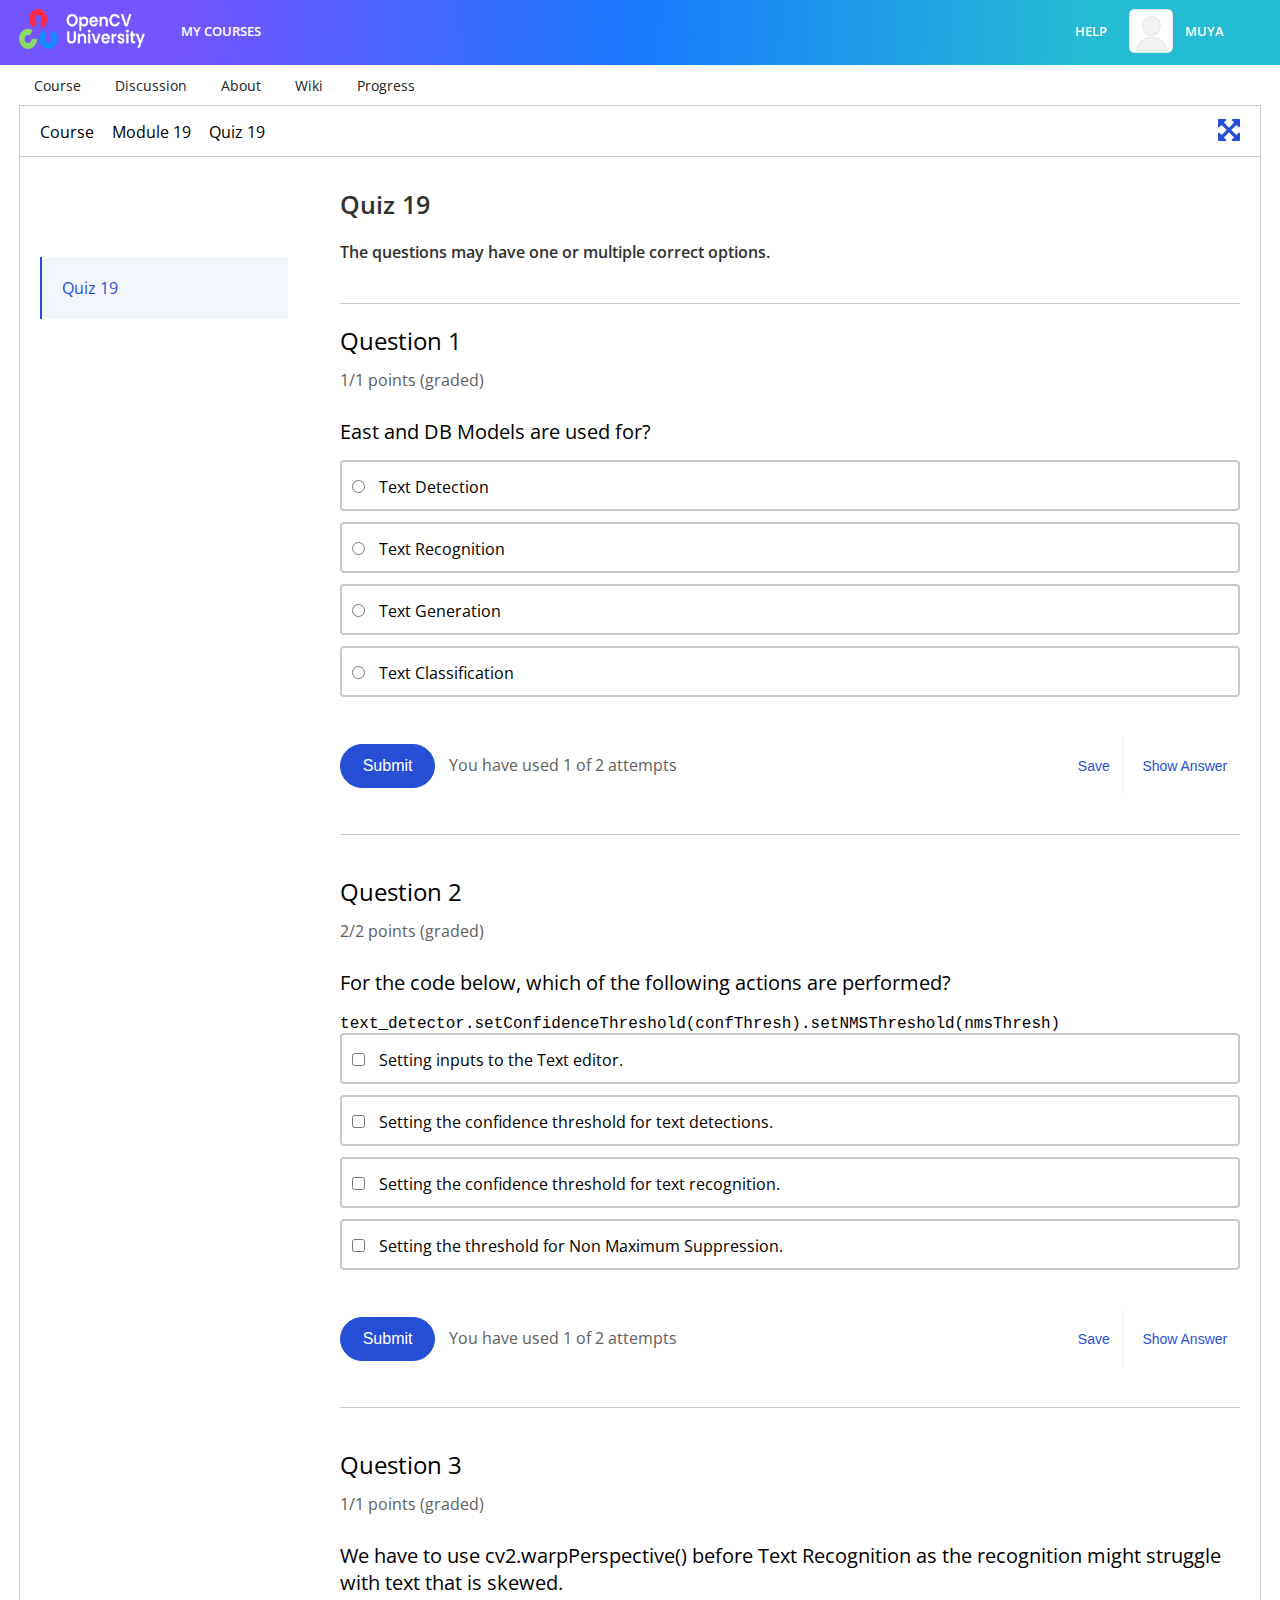
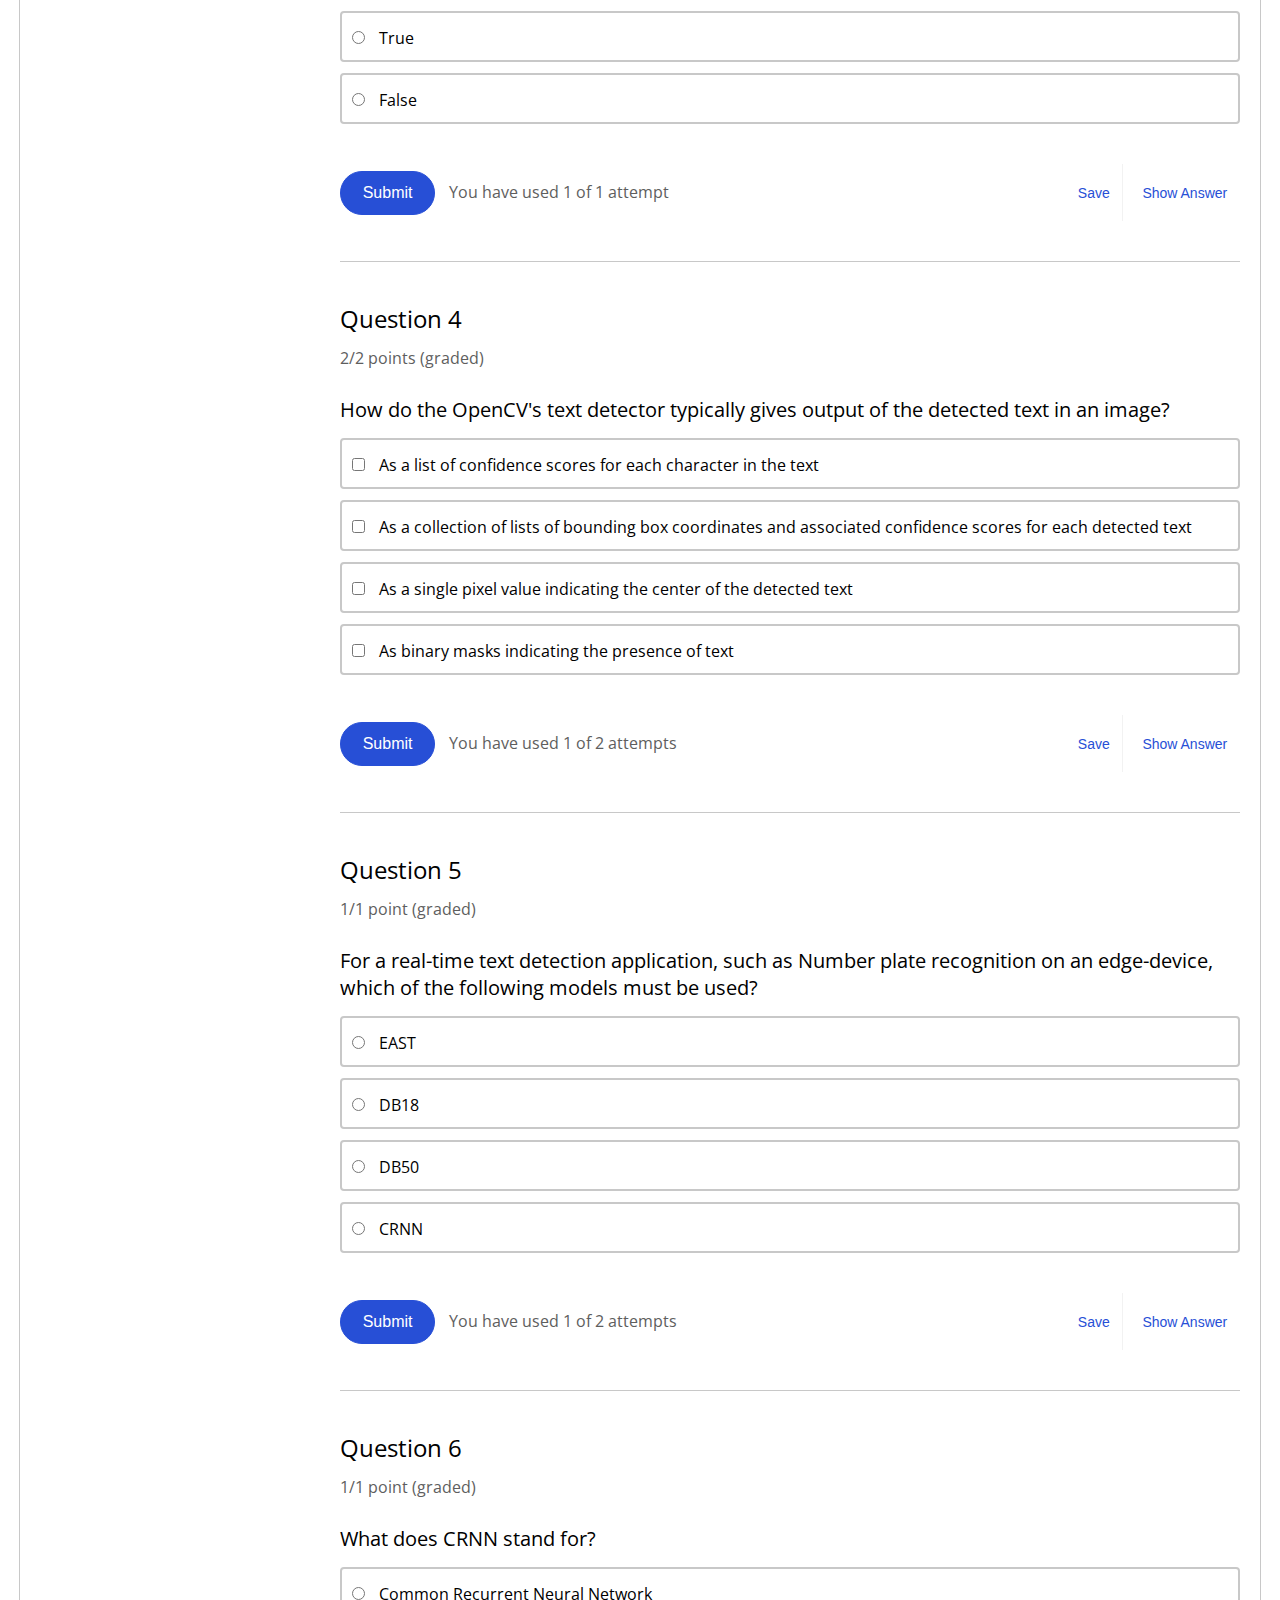
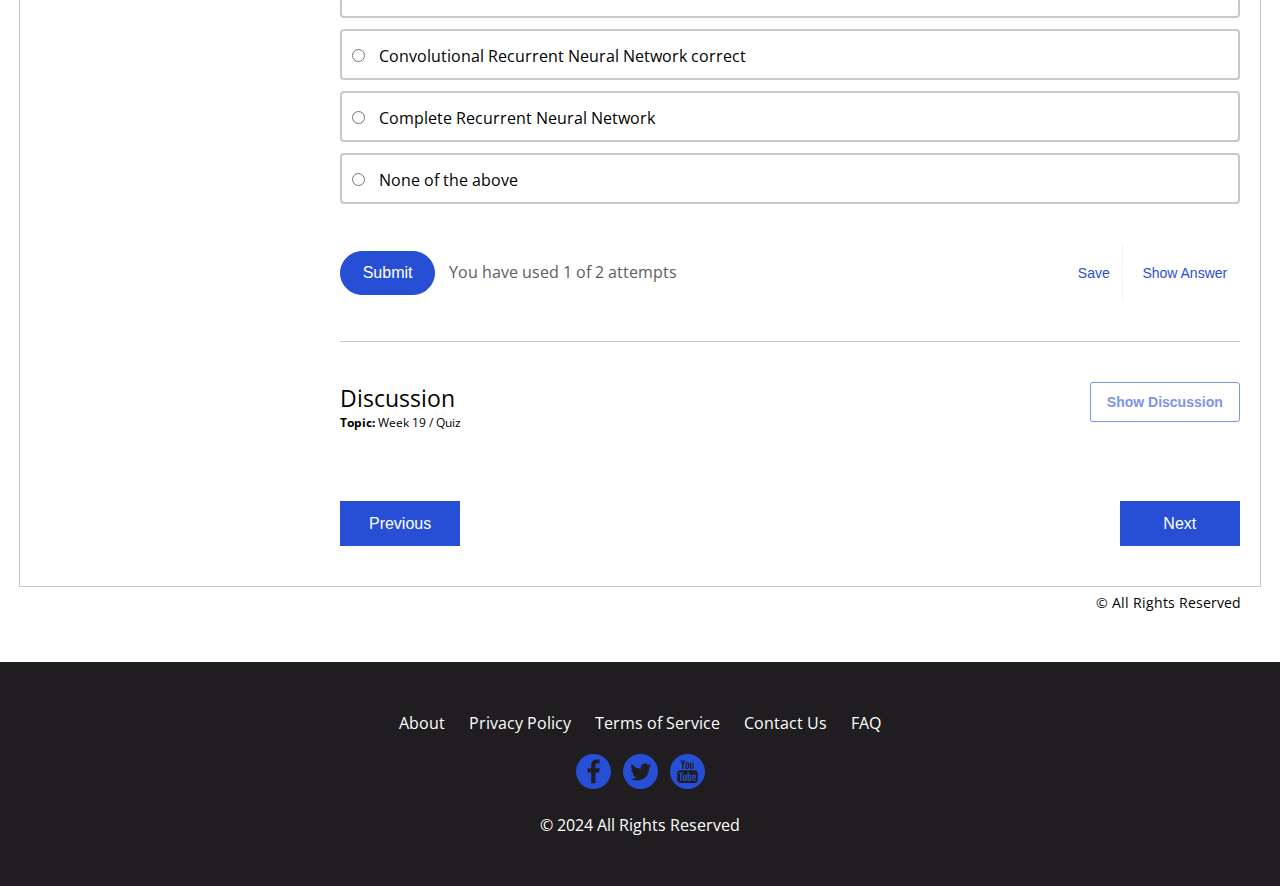
<file: project1/listofquestions/listofquestions.html>
<!DOCTYPE html>
<html lang="en">

<head>
    <meta charset="UTF-8">
    <meta name="viewport" content="width=device-width, initial-scale=1.0">
    <title>Quiz 19 | Clone</title>
    <link rel="stylesheet" href="styles.css">
    <link rel="icon" href="images/favicon.ico" type="image/x-icon">
</head>

<body>
    <!-- Header Section First -->
    <header class="page_header">
        <div class="header_wrapper">
            <a class="logo">
                <img src="images/logo.png" alt="Project title" height="40px" width="126.25">
            </a>
            <div class="nav_links">
                <a class="header_elem my_courses" href="#">
                    my courses
                </a>
                <div class="user_profile_link">
                    <a class="header_elem help" href="#">
                        help
                    </a>
                    <a class="user" href="#">
                        <img src="images/default_50.png" alt="Default user profile." width="42px">
                        <span class="header_elem username">muya</span>
                    </a>
                </div>
            </div>
        </div>
    </header>
    <!-- Main -->
    <main class="main_content_wrapper">
        <!-- Navigation Centre -->
        <nav class="nav_main">
            <ul>
                <!-- class="nav_main_links" -->
                <!-- How to centre content -->
                <li> <a href="#">Course</a> </li>
                <li> <a href="#">Discussion</a> </li>
                <li> <a href="#">About</a> </li>
                <li> <a href="#">Wiki</a> </li>
                <li> <a href="#">Progress</a> </li>
            </ul>
        </nav>
        <section class="main_content">
            <header class="main_content_header">
                <div class="main_content_header_wrapper">
                    <div class="main_content_header_path">
                        <div class="breadcrumbs">
                            <span class="path_breadcrumb"> Course </span>
                            <span class="path_breadcrumb_b"></span>
                            <span class="path_breadcrumb"> Module 19 </span>
                            <span class="path_breadcrumb_b"></span>
                            <span class="path_breadcrumb">Quiz 19</span>
                        </div>
                    </div>
                    <i>
                        <svg class="expand-svg" width="22px" height="22px" viewBox="0 0 1536 1536"
                            style="fill:rgb(39, 79, 214)">
                            <path
                                d="M1283 413L928 768l355 355 144-144q29-31 70-14 39 17 39 59v448q0 26-19 45t-45 19h-448q-42 0-59-40-17-39 14-69l144-144-355-355-355 355 144 144q31 30 14 69-17 40-59 40H64q-26 0-45-19t-19-45v-448q0-42 40-59 39-17 69 14l144 144 355-355-355-355-144 144q-19 19-45 19-12 0-24-5-40-17-40-59V64q0-26 19-45T64 0h448q42 0 59 40 17 39-14 69L413 253l355 355 355-355-144-144q-31-30-14-69 17-40 59-40h448q26 0 45 19t19 45v448q0 42-39 59-13 5-25 5-26 0-45-19z">
                            </path>
                        </svg>
                    </i>
                </div>
            </header>
            <div class="main_content_body">
                <aside class="quiz_name">
                    <div class="note_topic_wrapper">
                        <p class="note_topic">Quiz 19</p>
                    </div>
                </aside>
                <div class="questions">
                    <div class="questions_header_wrapper">
                        <p class="question_hwrapper_elems" style="font-size: 25px;">
                            Quiz 19
                        </p>
                        <p class="question_hwrapper_elems hwrapper_elem2">
                            The questions may have one or multiple correct options.
                        </p>
                    </div>
                    <div class="questions_wrapper">
                        <!-- Question 1 -->
                        <div class="question_box">
                            <p class="question_title">
                                Question 1
                            </p>
                            <p class="question_points">
                                1/1 points (graded)
                            </p>
                            <p class="actual_question">
                                East and DB Models are used for?
                            </p>
                            <div class="question_choice_wrapper">
                                <label class="question_choice_wrapper_content">
                                    <input type="radio" class="question_choices">
                                    Text Detection
                                </label>
                            </div>
                            <div class="question_choice_wrapper">
                                <label class="question_choice_wrapper_content">
                                    <input type="radio" class="question_choices">
                                    Text Recognition
                                </label>
                            </div>
                            <div class="question_choice_wrapper">
                                <label class="question_choice_wrapper_content">
                                    <input type="radio" class="question_choices">
                                    Text Generation
                                </label>
                            </div>
                            <div class="question_choice_wrapper">
                                <label class="question_choice_wrapper_content">
                                    <input type="radio" class="question_choices">
                                    Text Classification
                                </label>
                            </div>
                            <div class="options_wrapper">
                                <div class="left_options">
                                    <button class="submit_button button" type="button">
                                        <span>Submit</span>
                                    </button>
                                    <p class="number_tries">
                                        You have used 1 of 2 attempts
                                    </p>
                                </div>
                                <div class="right_side_options">
                                    <div class="save_button_wrapper">
                                        <button class="save_button button" type="button">
                                            <span>Save</span>
                                        </button>
                                    </div>
                                    <div class="answer_button_wrapper">
                                        <button class="answer_button button" type="button">
                                            <span>Show Answer</span>
                                        </button>
                                    </div>
                                </div>
                            </div>
                        </div>
                        <!-- Question 2 -->
                        <div class="question_box">
                            <p class="question_title">
                                Question 2
                            </p>
                            <p class="question_points">
                                2/2 points (graded)
                            </p>
                            <p class="actual_question">
                                For the code below, which of the following actions are performed?
                            </p>
                            <code>text_detector.setConfidenceThreshold(confThresh).setNMSThreshold(nmsThresh)</code>
                            <div class="question_choice_wrapper">
                                <label class="question_choice_wrapper_content">
                                    <input type="checkbox" class="question_choices">
                                    Setting inputs to the Text editor.
                                </label>
                            </div>
                            <div class="question_choice_wrapper">
                                <label class="question_choice_wrapper_content">
                                    <input type="checkbox" class="question_choices">
                                    Setting the confidence threshold for text detections.
                                </label>
                            </div>
                            <div class="question_choice_wrapper">
                                <label class="question_choice_wrapper_content">
                                    <input type="checkbox" class="question_choices">
                                    Setting the confidence threshold for text recognition.
                                </label>
                            </div>
                            <div class="question_choice_wrapper">
                                <label class="question_choice_wrapper_content">
                                    <input type="checkbox" class="question_choices">
                                    Setting the threshold for Non Maximum Suppression.
                                </label>
                            </div>
                            <div class="options_wrapper">
                                <div class="left_options">
                                    <button class="submit_button button" type="button">
                                        <span>Submit</span>
                                    </button>
                                    <p class="number_tries">
                                        You have used 1 of 2 attempts
                                    </p>
                                </div>
                                <div class="right_side_options">
                                    <div class="save_button_wrapper">
                                        <button class="save_button button" type="button">
                                            <span>Save</span>
                                        </button>
                                    </div>
                                    <div class="answer_button_wrapper">
                                        <button class="answer_button button" type="button">
                                            <span>Show Answer</span>
                                        </button>
                                    </div>
                                </div>
                            </div>
                        </div>
                        <!-- Question 3 -->
                        <div class="question_box">
                            <p class="question_title">
                                Question 3
                            </p>
                            <p class="question_points">
                                1/1 points (graded)
                            </p>
                            <p class="actual_question">
                                We have to use cv2.warpPerspective() before Text Recognition as the recognition might
                                struggle with text that is skewed.
                            </p>
                            <div class="question_choice_wrapper">
                                <label class="question_choice_wrapper_content">
                                    <input type="radio" class="question_choices">
                                    True
                                </label>
                            </div>
                            <div class="question_choice_wrapper">
                                <label class="question_choice_wrapper_content">
                                    <input type="radio" class="question_choices">
                                    False
                                </label>
                            </div>
                            <div class="options_wrapper">
                                <div class="left_options">
                                    <button class="submit_button button" type="button">
                                        <span>Submit</span>
                                    </button>
                                    <p class="number_tries">
                                        You have used 1 of 1 attempt
                                    </p>
                                </div>
                                <div class="right_side_options">
                                    <div class="save_button_wrapper">
                                        <button class="save_button button" type="button">
                                            <span>Save</span>
                                        </button>
                                    </div>
                                    <div class="answer_button_wrapper">
                                        <button class="answer_button button" type="button">
                                            <span>Show Answer</span>
                                        </button>
                                    </div>
                                </div>
                            </div>
                        </div>
                        <!-- Question 4 -->
                        <div class="question_box">
                            <p class="question_title">
                                Question 4
                            </p>
                            <p class="question_points">
                                2/2 points (graded)
                            </p>
                            <p class="actual_question">
                                How do the OpenCV's text detector typically gives output of the detected text in an
                                image?
                            </p>
                            <div class="question_choice_wrapper">
                                <label class="question_choice_wrapper_content">
                                    <input type="checkbox" class="question_choices">
                                    As a list of confidence scores for each character in the text
                                </label>
                            </div>
                            <div class="question_choice_wrapper">
                                <label class="question_choice_wrapper_content">
                                    <input type="checkbox" class="question_choices">
                                    As a collection of lists of bounding box coordinates and associated confidence
                                    scores for each detected text
                                </label>
                            </div>
                            <div class="question_choice_wrapper">
                                <label class="question_choice_wrapper_content">
                                    <input type="checkbox" class="question_choices">
                                    As a single pixel value indicating the center of the detected text
                                </label>
                            </div>
                            <div class="question_choice_wrapper">
                                <label class="question_choice_wrapper_content">
                                    <input type="checkbox" class="question_choices">
                                    As binary masks indicating the presence of text
                                </label>
                            </div>
                            <div class="options_wrapper">
                                <div class="left_options">
                                    <button class="submit_button button" type="button">
                                        <span>Submit</span>
                                    </button>
                                    <p class="number_tries">
                                        You have used 1 of 2 attempts
                                    </p>
                                </div>
                                <div class="right_side_options">
                                    <div class="save_button_wrapper">
                                        <button class="save_button button" type="button">
                                            <span>Save</span>
                                        </button>
                                    </div>
                                    <div class="answer_button_wrapper">
                                        <button class="answer_button button" type="button">
                                            <span>Show Answer</span>
                                        </button>
                                    </div>
                                </div>
                            </div>
                        </div>
                        <!-- Question 5 -->
                        <div class="question_box">
                            <p class="question_title">
                                Question 5
                            </p>
                            <p class="question_points">
                                1/1 point (graded)
                            </p>
                            <p class="actual_question">
                                For a real-time text detection application, such as Number plate recognition on an
                                edge-device, which of the following models must be used?
                            </p>
                            <div class="question_choice_wrapper">
                                <label class="question_choice_wrapper_content">
                                    <input type="radio" class="question_choices">
                                    EAST
                                </label>
                            </div>
                            <div class="question_choice_wrapper">
                                <label class="question_choice_wrapper_content">
                                    <input type="radio" class="question_choices">
                                    DB18
                                </label>
                            </div>
                            <div class="question_choice_wrapper">
                                <label class="question_choice_wrapper_content">
                                    <input type="radio" class="question_choices">
                                    DB50
                                </label>
                            </div>
                            <div class="question_choice_wrapper">
                                <label class="question_choice_wrapper_content">
                                    <input type="radio" class="question_choices">
                                    CRNN
                                </label>
                            </div>
                            <div class="options_wrapper">
                                <div class="left_options">
                                    <button class="submit_button button" type="button">
                                        <span>Submit</span>
                                    </button>
                                    <p class="number_tries">
                                        You have used 1 of 2 attempts
                                    </p>
                                </div>
                                <div class="right_side_options">
                                    <div class="save_button_wrapper">
                                        <button class="save_button button" type="button">
                                            <span>Save</span>
                                        </button>
                                    </div>
                                    <div class="answer_button_wrapper">
                                        <button class="answer_button button" type="button">
                                            <span>Show Answer</span>
                                        </button>
                                    </div>
                                </div>
                            </div>
                        </div>
                        <!-- Question 6 -->
                        <div class="question_box">
                            <p class="question_title">
                                Question 6
                            </p>
                            <p class="question_points">
                                1/1 point (graded)
                            </p>
                            <p class="actual_question">
                                What does CRNN stand for?
                            </p>
                            <div class="question_choice_wrapper">
                                <label class="question_choice_wrapper_content">
                                    <input type="radio" class="question_choices">
                                    Common Recurrent Neural Network
                                </label>
                            </div>
                            <div class="question_choice_wrapper">
                                <label class="question_choice_wrapper_content">
                                    <input type="radio" class="question_choices">
                                    Convolutional Recurrent Neural Network correct
                                </label>
                            </div>
                            <div class="question_choice_wrapper">
                                <label class="question_choice_wrapper_content">
                                    <input type="radio" class="question_choices">
                                    Complete Recurrent Neural Network
                                </label>
                            </div>
                            <div class="question_choice_wrapper">
                                <label class="question_choice_wrapper_content">
                                    <input type="radio" class="question_choices">
                                    None of the above
                                </label>
                            </div>
                            <div class="options_wrapper">
                                <div class="left_options">
                                    <button class="submit_button button" type="button">
                                        <span>Submit</span>
                                    </button>
                                    <p class="number_tries">
                                        You have used 1 of 2 attempts
                                    </p>
                                </div>
                                <div class="right_side_options">
                                    <div class="save_button_wrapper">
                                        <button class="save_button button" type="button">
                                            <span>Save</span>
                                        </button>
                                    </div>
                                    <div class="answer_button_wrapper">
                                        <button class="answer_button button" type="button">
                                            <span>Show Answer</span>
                                        </button>
                                    </div>
                                </div>
                            </div>
                        </div>
                    </div>
                    <div class="questions_footer">
                        <div class="discussion">
                            <div class="discussion_text">
                                <p style="font-size: 23px;">Discussion</p>
                                <p style="font-size: 12px;"><strong>Topic:</strong> Week 19 / Quiz</p>
                            </div>
                            <div class="discussion_button_wrapper">
                                <button class="discussion_button">Show Discussion</button>
                            </div>
                        </div>
                        <nav class="previous_next_buttons">
                            <button class="previous_nav_button">
                                Previous
                            </button>
                            <button class="next_nav_button">
                                Next
                            </button>
                        </nav>
                    </div>
                </div>
            </div>
        </section>
        <section class="copyright_section">
            <p class="copyright">
                &copy; All Rights Reserved
            </p>
            </div>
    </main>
    <!-- Footer -->
    <footer class="page_footer">
        <div class="footer_content">
            <div class="footer_list">
                <ul>
                    <li><a href="#">About</a></li>
                    <li><a href="#">Privacy Policy</a></li>
                    <li><a href="#">Terms of Service</a></li>
                    <li><a href="#">Contact Us</a></li>
                    <li><a href="#">FAQ</a></li>
                </ul>
            </div>
            <div class="sm_icons_wrapper">
                <ul class="icons">
                    <li id="ico_facebook">
                        <a href="#">
                            <svg class="icon-list_icon" viewBox="0 0 35 35">
                                <path
                                    d="M17.5 0C7.8 0 0 7.8 0 17.5S7.8 35 17.5 35 35 27.2 35 17.5C35 7.8 27.2 0 17.5 0zM23.6 9.6h-2.2c-0.8 0-1.4 0.2-1.6 0.5 -0.3 0.3-0.4 0.9-0.4 1.5v2.7h4.2l-0.5 4.2h-3.6v10.8h-4.3V18.5h-3.6V14.3h3.6v-3.1c0-1.8 0.5-3.1 1.5-4.1 1-1 2.3-1.5 3.9-1.5 1.4 0 2.5 0.1 3.2 0.2C23.6 5.9 23.6 9.6 23.6 9.6z">
                                </path>
                            </svg>
                        </a>
                    </li>
                    <li id="ico_twitter">
                        <a href="#">
                            <svg class="icon-list_icon" viewBox="0 0 35 35">
                                <path
                                    d="M17.5 0C7.8 0 0 7.8 0 17.5S7.8 35 17.5 35 35 27.2 35 17.5C35 7.8 27.2 0 17.5 0zM26.2 13.6l0 0.6c0 5.7-4.3 12.3-12.3 12.3 -2.4 0-4.7-0.7-6.6-1.9 0.3 0 0.7 0.1 1 0.1 2 0 3.9-0.7 5.4-1.8 -1.9 0-3.5-1.3-4-3 0.3 0.1 0.5 0.1 0.8 0.1 0.4 0 0.8 0 1.1-0.1 -2-0.4-3.5-2.1-3.5-4.2v-0.1c0.6 0.3 1.2 0.5 2 0.5 -1.2-0.8-1.9-2.1-1.9-3.6 0-0.8 0.2-1.5 0.6-2.2 2.1 2.6 5.3 4.3 8.9 4.5 -0.1-0.3-0.1-0.6-0.1-1 0-2.4 1.9-4.3 4.3-4.3 1.2 0 2.4 0.5 3.1 1.4 1-0.2 1.9-0.6 2.7-1 -0.3 1-1 1.9-1.9 2.4 0.9-0.1 1.7-0.3 2.5-0.7C27.8 12.2 27 13 26.2 13.6z">
                                </path>
                            </svg>
                        </a>
                    </li>
                    <li id="ico_youtube">
                        <a href="#">
                            <svg class="icon-list_icon" viewBox="0 0 35 35">
                                <path
                                    d="M15.2 24.5c0 0.3 0 0.5 0 0.6 0 0.2 0 0.2-0.1 0.3 0 0.2-0.2 0.3-0.4 0.4 -0.2 0.1-0.3 0-0.5-0.3 0 0 0-0.1 0-0.3 0-0.2 0-0.4 0-0.6l0-3.8h-1.4l0 3.8c0 0.3 0 0.5 0 0.7s0 0.4 0 0.5c0 0.2 0 0.3 0.1 0.5 0 0.2 0.1 0.3 0.3 0.5 0.2 0.1 0.4 0.2 0.6 0.2 0.2 0 0.4 0 0.7-0.1 0.2-0.1 0.4-0.2 0.6-0.3 0.2-0.1 0.3-0.3 0.4-0.4l0 0.8L16.7 26.8v-6.1h-1.4L15.2 24.5 15.2 24.5z">
                                </path>
                                <path
                                    d="M20.1 20.5c-0.3 0-0.7 0.2-1.2 0.5V18.6h-1.4v8.2l1.2 0 0.1-0.5c0.4 0.3 0.7 0.5 1 0.6 0.3 0.1 0.6 0 0.8-0.1 0.2-0.1 0.4-0.3 0.5-0.6 0.1-0.3 0.2-0.6 0.2-1v-3.2c0-0.6-0.2-1-0.6-1.3C20.5 20.5 20.3 20.5 20.1 20.5zM20.2 25.3c0 0.1-0.1 0.2-0.2 0.3 -0.1 0.1-0.3 0.1-0.4 0.1 -0.2 0-0.3 0-0.4-0.1 -0.1-0.1-0.2-0.2-0.2-0.3v-3.6c0-0.1 0.1-0.2 0.2-0.3 0.1-0.1 0.3-0.1 0.4-0.1 0.2 0 0.3 0 0.4 0.1 0.1 0.1 0.2 0.2 0.2 0.3V25.3z">
                                </path>
                                <polygon
                                    points="13.2 18.6 8.6 18.6 8.6 19.6 10.1 19.6 10.1 26.8 11.5 26.8 11.5 19.6 13.2 19.6 ">
                                </polygon>
                                <path
                                    d="M17.5 0C7.8 0 0 7.8 0 17.5S7.8 35 17.5 35 35 27.2 35 17.5C35 7.8 27.2 0 17.5 0zM20 12.7V8.5h1.3v4.9c0 0.1 0 0.2 0.1 0.3 0.1 0.1 0.2 0.1 0.4 0.1 0.1 0 0.3 0 0.4-0.1 0.1-0.1 0.2-0.2 0.2-0.3V8.5h1.2v6.3h-1.6l0-0.5c-0.1 0.2-0.3 0.4-0.4 0.5 -0.2 0.1-0.3 0.2-0.5 0.2 -0.2 0-0.4-0.1-0.6-0.2 -0.1-0.1-0.3-0.2-0.4-0.4 0-0.1-0.1-0.2-0.1-0.3 0-0.1 0-0.2 0-0.3 0-0.1 0-0.2 0-0.4L20 12.7 20 12.7zM16.1 8.6c0.3-0.2 0.6-0.3 1.1-0.3 0.4 0 0.7 0.1 1 0.2 0.3 0.1 0.5 0.3 0.6 0.5 0.1 0.2 0.2 0.4 0.3 0.6 0.1 0.3 0.1 0.6 0.1 1v1.6c0 0.6 0 1-0.1 1.3 0 0.2-0.1 0.5-0.3 0.8 -0.2 0.3-0.4 0.4-0.6 0.5 -0.3 0.1-0.6 0.2-0.9 0.2 -0.3 0-0.7 0-0.9-0.2 -0.3-0.1-0.5-0.2-0.6-0.4 -0.1-0.2-0.2-0.4-0.3-0.7 -0.1-0.3-0.1-0.7-0.1-1.3 0 0 0-1.7 0-1.7 0-0.6 0.1-1 0.2-1.4C15.6 9 15.8 8.7 16.1 8.6zM11.9 6l0.9 3.1 0.9-3.1h1.7l-1.8 4.2v4.8H12.2v-4.8l-1.9-4.2H11.9zM27.8 26c0 0.4-0.1 0.8-0.3 1.2 -0.2 0.4-0.4 0.7-0.7 0.9 -0.3 0.3-0.7 0.5-1.1 0.6 -0.4 0.2-0.8 0.2-1.3 0.2H10.6c-0.5 0-0.9-0.1-1.3-0.2 -0.4-0.2-0.8-0.4-1.1-0.6 -0.3-0.3-0.6-0.6-0.7-0.9 -0.2-0.4-0.3-0.7-0.3-1.2v-6.8c0-0.4 0.1-0.8 0.3-1.2 0.2-0.4 0.4-0.7 0.7-0.9 0.3-0.3 0.7-0.5 1.1-0.6 0.4-0.2 0.8-0.2 1.3-0.2H24.4c0.5 0 0.9 0.1 1.3 0.2s0.8 0.4 1.1 0.6c0.3 0.3 0.6 0.6 0.7 0.9 0.2 0.4 0.3 0.7 0.3 1.2V26z">
                                </path>
                                <path
                                    d="M17.2 13.9c0.2 0 0.3-0.1 0.4-0.2 0.1-0.1 0.2-0.3 0.2-0.4V9.9c0-0.2-0.1-0.3-0.2-0.5 -0.1-0.1-0.3-0.2-0.4-0.2 -0.2 0-0.3 0.1-0.4 0.2 -0.1 0.1-0.2 0.3-0.2 0.5v3.4c0 0.2 0.1 0.3 0.2 0.4C16.9 13.9 17.1 13.9 17.2 13.9z">
                                </path>
                                <path
                                    d="M24.7 24.7v0.2 0.5c0 0.2-0.1 0.3-0.2 0.4 -0.1 0.1-0.3 0.1-0.4 0.1h-0.2c-0.2 0-0.3 0-0.4-0.1 -0.1-0.1-0.2-0.2-0.2-0.4v-0.1 -0.6 -0.8h2.5v-0.8c0-0.3 0-0.6 0-0.9 0-0.3 0-0.5-0.1-0.7 0-0.3-0.2-0.5-0.4-0.7 -0.2-0.2-0.5-0.3-0.7-0.3 -0.3-0.1-0.6-0.1-0.9 0 -0.3 0-0.5 0.1-0.8 0.3 -0.3 0.2-0.5 0.4-0.6 0.8 -0.1 0.3-0.2 0.8-0.2 1.3v1.9c0 0.8 0.2 1.4 0.6 1.7 0.4 0.3 0.8 0.5 1.2 0.5 0 0 0.1 0 0.1 0 0.5 0 0.9-0.2 1.3-0.6 0.3-0.3 0.4-0.6 0.4-1.1 0-0.1 0-0.3-0.1-0.5H24.7v0h0V24.7zM23.3 22.1c0-0.2 0.1-0.3 0.2-0.4 0.1-0.1 0.3-0.2 0.4-0.2h0.1c0.2 0 0.3 0.1 0.5 0.2 0.1 0.1 0.2 0.2 0.2 0.4l0 0.8h-1.4L23.3 22.1z">
                                </path>
                            </svg>
                        </a>
                    </li>
                </ul>
            </div>
            <div class="copyright_text">© 2024 All Rights Reserved</div>
        </div>

    </footer>
</body>

</html>
</file>
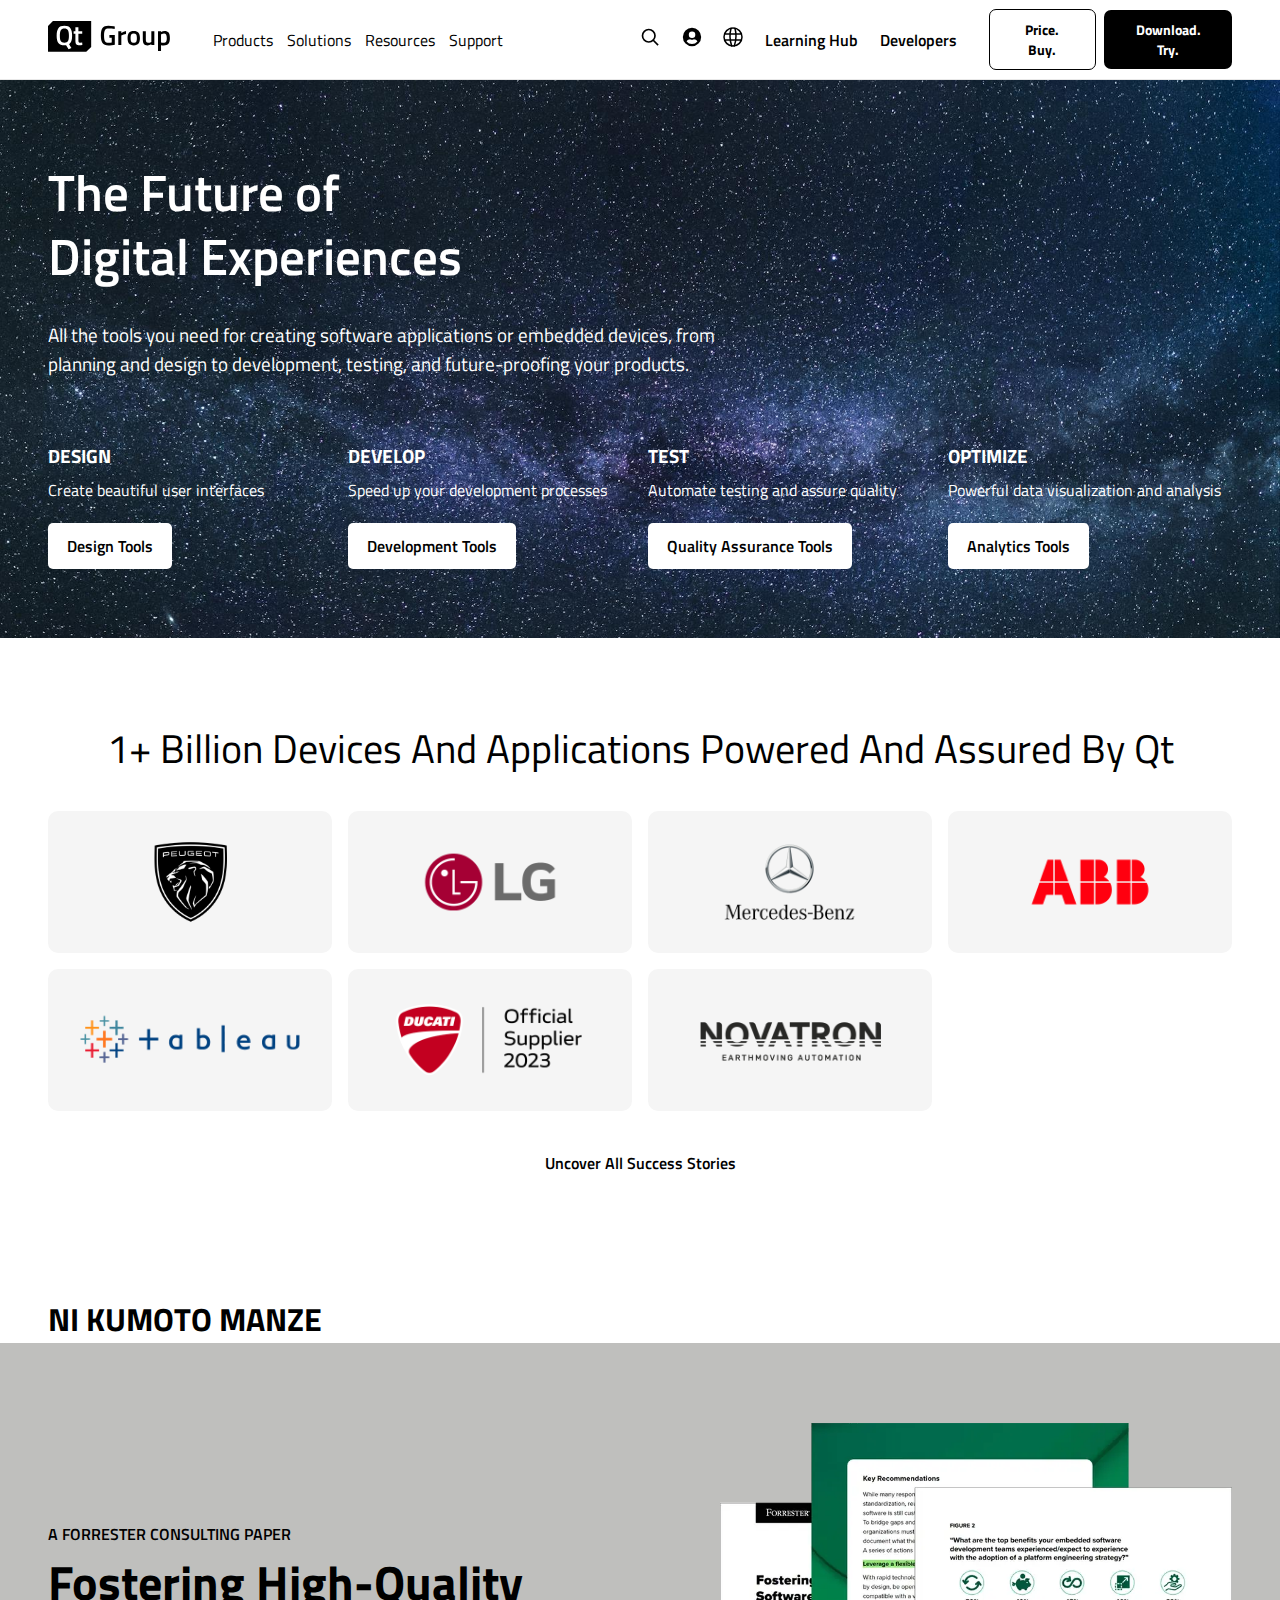
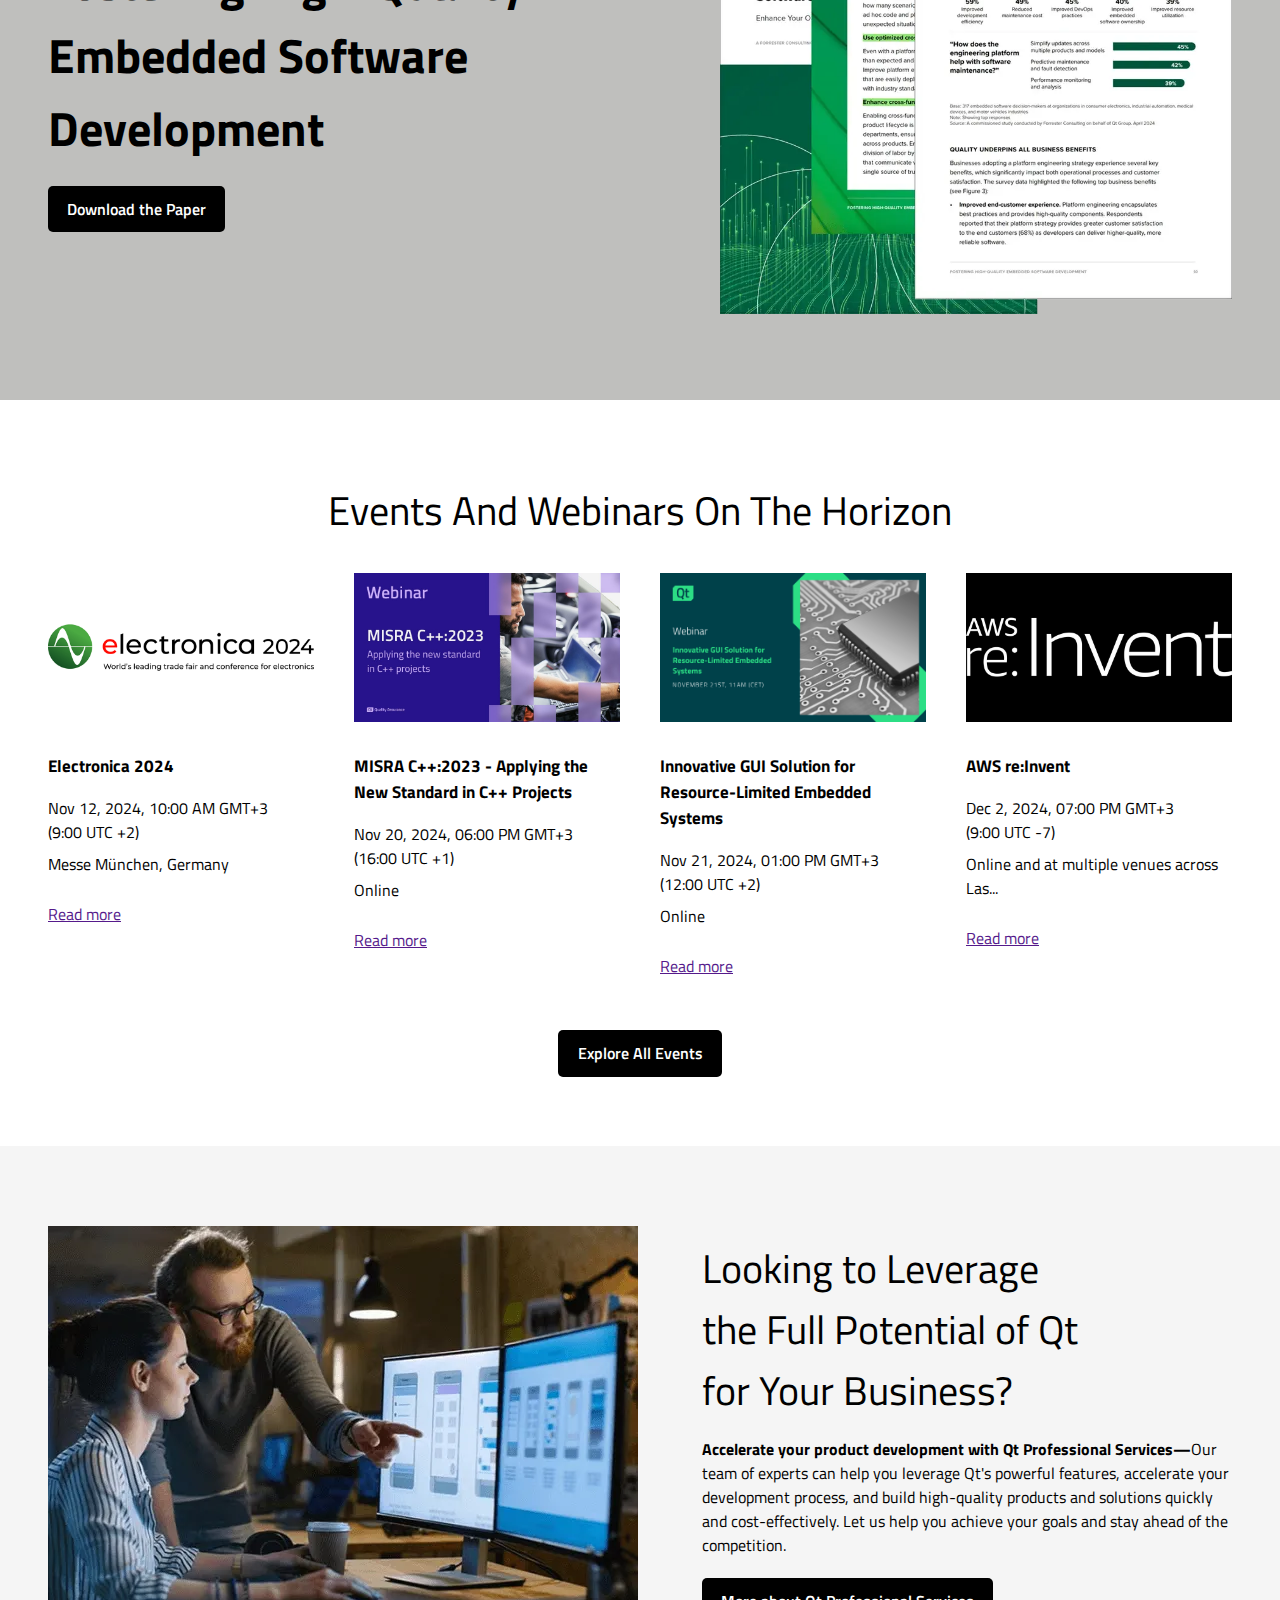
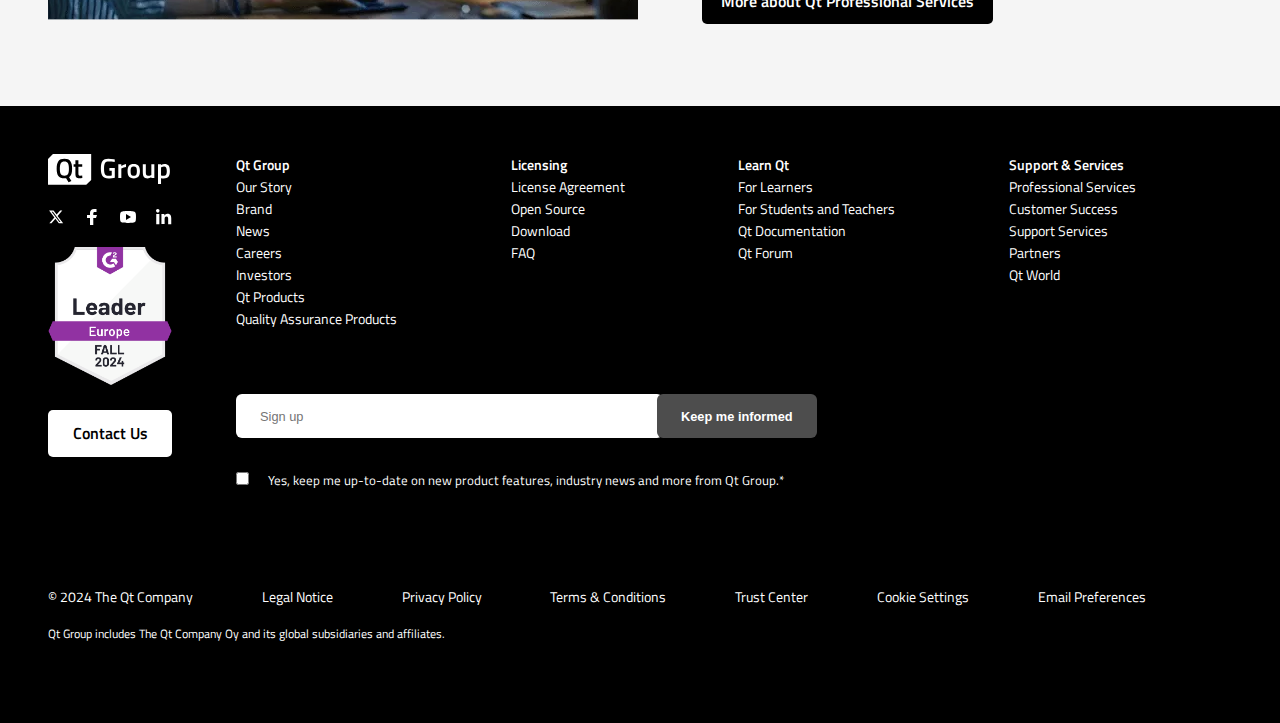
<file: project1/qt_io/qt_entry_page.html>
<!DOCTYPE html>
<html lang="en">

<head>
    <meta charset="UTF-8">
    <meta name="viewport" content="width=device-width, initial-scale=1.0">
    <title>Qt | Tools for Each Stage of Software Development Lifecycle</title>
    <link rel="stylesheet" href="qt_styles.css">
</head>

<body>
    <header class="doc-header flexContainer">
        <div class="qt-reduced-row header-elem-wrapper flexContainer">
            <div class="left-links flexContainer">
                <div class="group-img">
                    <a href="" style="display: block; height: max-content;">
                        <svg width="122" viewBox="0 0 633 160" fill="black" xmlns="http://www.w3.org/2000/svg">
                            <path
                                d="M85.0242 38.5439C76.0002 38.5439 69.8082 41.5199 66.4482 47.4719C63.0882 53.4239 61.4082 62.9279 61.4082 75.9839C61.4082 89.0399 63.0402 98.3679 66.3042 103.984C69.5682 109.6 75.8082 112.4 85.0242 112.4C94.2402 112.4 100.448 109.648 103.68 104.128C106.896 98.6079 108.496 89.2799 108.496 76.1279C108.496 62.9759 106.832 53.4239 103.536 47.4719C100.224 41.5199 94.0482 38.5439 85.0242 38.5439V38.5439Z">
                            </path>
                            <path
                                d="M25.6 0L0 25.6V160H198.4L224 134.4V0H25.6ZM121.456 139.632L106.624 146.544L93.808 125.52C91.984 126.096 89.056 126.384 85.024 126.384C70.048 126.384 59.616 122.352 53.696 114.288C47.792 106.224 44.848 93.472 44.848 76.048C44.848 58.624 47.84 45.696 53.84 37.232C59.84 28.784 70.224 24.56 85.008 24.56C99.792 24.56 110.16 28.768 116.112 37.168C122.064 45.568 125.04 58.512 125.04 75.984C125.04 87.504 123.808 96.816 121.376 103.92C118.928 111.024 114.912 116.448 109.344 120.192L121.44 139.632H121.456ZM163.424 126.384C155.264 126.384 149.664 124.512 146.64 120.768C143.616 117.024 142.112 109.968 142.112 99.6V66.192H132.896V52.8H142.112V31.92H157.664V52.8H177.536V66.192H157.664V97.872C157.664 103.728 158.096 107.616 158.96 109.536C159.824 111.456 162.032 112.416 165.584 112.416L177.392 111.984L178.112 124.512C171.68 125.76 166.784 126.384 163.424 126.384V126.384Z">
                            </path>
                            <path
                                d="M318.552 87.272V73.16H346.632V123.272C344.04 123.944 338.76 124.664 330.792 125.432C322.92 126.2 317.208 126.584 313.656 126.584C298.68 126.584 288.36 122.456 282.696 114.2C277.032 105.944 274.2 93.032 274.2 75.464C274.2 57.8 277.08 44.936 282.84 36.872C288.696 28.808 298.776 24.776 313.08 24.776C321.528 24.776 331.032 25.736 341.592 27.656L346.632 28.664L346.056 41.336C334.44 39.8 324.024 39.032 314.808 39.032C305.592 39.032 299.256 41.624 295.8 46.808C292.44 51.992 290.76 61.592 290.76 75.608C290.76 89.624 292.344 99.32 295.512 104.696C298.776 109.976 305.304 112.616 315.096 112.616C322.104 112.616 327.336 112.184 330.792 111.32V87.272H318.552Z">
                            </path>
                            <path
                                d="M364.816 125V53H380.368V61.64C388.528 56.36 396.688 52.952 404.848 51.416V67.112C396.592 68.744 389.536 70.856 383.68 73.448L380.512 74.744V125H364.816Z">
                            </path>
                            <path
                                d="M420.173 60.776C425.165 54.536 433.421 51.416 444.941 51.416C456.461 51.416 464.669 54.536 469.565 60.776C474.557 67.016 477.053 76.376 477.053 88.856C477.053 101.336 474.653 110.744 469.853 117.08C465.053 123.416 456.749 126.584 444.941 126.584C433.133 126.584 424.829 123.416 420.029 117.08C415.229 110.744 412.829 101.336 412.829 88.856C412.829 76.376 415.277 67.016 420.173 60.776ZM431.981 107.576C434.189 111.416 438.509 113.336 444.941 113.336C451.373 113.336 455.693 111.416 457.901 107.576C460.109 103.736 461.213 97.448 461.213 88.712C461.213 79.976 460.013 73.784 457.613 70.136C455.309 66.488 451.085 64.664 444.941 64.664C438.797 64.664 434.525 66.488 432.125 70.136C429.821 73.784 428.669 79.976 428.669 88.712C428.669 97.448 429.773 103.736 431.981 107.576Z">
                            </path>
                            <path
                                d="M536.277 53H551.829V125H536.277V120.536C529.269 124.568 522.789 126.584 516.837 126.584C506.949 126.584 500.325 123.944 496.965 118.664C493.605 113.288 491.925 103.928 491.925 90.584V53H507.621V90.728C507.621 99.368 508.341 105.176 509.781 108.152C511.221 111.128 514.581 112.616 519.861 112.616C525.045 112.616 529.797 111.656 534.117 109.736L536.277 108.872V53Z">
                            </path>
                            <path
                                d="M570.832 155.96V53H586.384V57.464C593.008 53.432 599.2 51.416 604.96 51.416C614.464 51.416 621.424 54.344 625.84 60.2C630.256 65.96 632.464 75.704 632.464 89.432C632.464 103.064 629.92 112.664 624.832 118.232C619.84 123.8 611.632 126.584 600.208 126.584C596.272 126.584 591.712 126.152 586.528 125.288V155.96H570.832ZM602.224 65.384C597.712 65.384 593.2 66.392 588.688 68.408L586.528 69.416V111.896C590.368 112.664 594.592 113.048 599.2 113.048C605.728 113.048 610.24 111.176 612.736 107.432C615.232 103.688 616.48 97.304 616.48 88.28C616.48 73.016 611.728 65.384 602.224 65.384Z">
                            </path>
                        </svg>
                    </a>
                </div>
                <ul class="left-collapsible flexContainer justifySpaceBetween">
                    <li class="has-underline" id="products">Products</li>
                    <li class="has-underline" id="solutions">Solutions</li>
                    <li class="has-underline" id="resources">Resources</li>
                    <li class="has-underline" id="support">Support</li>
                </ul>
            </div>
            <div class="right-links flexContainer justifySpaceBetween">
                <ul class="help-links flexContainer justifySpaceBetween">
                    <li>
                        <button class="search-button">
                            <img src="data:image/svg+xml;charset=utf-8,%3Csvg xmlns='http://www.w3.org/2000/svg' width='20' height='20' fill='none' viewBox='0 0 20 20'%3E%3Cpath fill='%23000' fill-rule='evenodd' d='M8.75 3.333a5.417 5.417 0 1 0 0 10.834 5.417 5.417 0 0 0 0-10.834M1.667 8.75a7.083 7.083 0 1 1 14.166 0 7.083 7.083 0 0 1-14.166 0' clip-rule='evenodd'/%3E%3Cpath fill='%23000' fill-rule='evenodd' d='m13.333 12.155 5.345 5.345-1.178 1.178-5.345-5.345z' clip-rule='evenodd'/%3E%3C/svg%3E"
                                alt="">
                        </button>
                    </li>
                    <li class="has-underline">
                        <a href="">
                            <img src="data:image/svg+xml;charset=utf-8,%3Csvg xmlns='http://www.w3.org/2000/svg' width='20' height='20' fill='none' viewBox='0 0 20 20'%3E%3Cg clip-path='url(%23a)'%3E%3Cpath fill='%23000' d='M10 .833A9.165 9.165 0 0 0 .833 10 9.165 9.165 0 0 0 10 19.167 9.165 9.165 0 0 0 19.167 10 9.165 9.165 0 0 0 10 .833m0 3.549a3.253 3.253 0 1 1 0 6.505 3.253 3.253 0 0 1 0-6.505m0 12.715a7.08 7.08 0 0 1-5.415-2.521c.695-1.309 2.055-2.21 3.641-2.21q.134 0 .262.04c.48.155.984.255 1.512.255.529 0 1.035-.1 1.512-.255a1 1 0 0 1 .262-.04c1.586 0 2.946.902 3.641 2.21A7.08 7.08 0 0 1 10 17.096'/%3E%3C/g%3E%3Cdefs%3E%3CclipPath id='a'%3E%3Cpath fill='%23fff' d='M0 0h20v20H0z'/%3E%3C/clipPath%3E%3C/defs%3E%3C/svg%3E"
                                alt="">
                        </a>
                    </li>
                    <li class="has-underline">
                        <img src="data:image/svg+xml;charset=utf-8,%3Csvg xmlns='http://www.w3.org/2000/svg' width='20' height='20' fill='none' viewBox='0 0 20 20'%3E%3Cpath stroke='%23000' stroke-linecap='round' stroke-linejoin='round' stroke-width='1.5' d='M1 10a9 9 0 1 0 18.001 0A9 9 0 0 0 1 10M1.512 13h16.976M1.512 7h16.976'/%3E%3Cpath stroke='%23000' stroke-linecap='round' stroke-linejoin='round' stroke-width='1.5' d='M8.059 1.21a29.15 29.15 0 0 0 .68 17.702M11.941 1.21A29 29 0 0 1 13 9a28.9 28.9 0 0 1-1.733 9.912'/%3E%3C/svg%3E"
                            alt="">
                    </li>
                    <li class="has-underline">
                        <a href="">Learning Hub</a>
                    </li>
                    <li class="has-underline">
                        <a href="">Developers</a>
                    </li>
                </ul>
                <div class="cta-links flexContainer justifySpaceBetween">
                    <a href="" class="link-button card-cta">Price. Buy.</a>
                    <a href="" class="section-cta card-cta">Download. Try.</a>
                </div>
            </div>
        </div>
    </header>
    <section class="show-on-hover hover-menu-wrapper product-section flexContainer">
        <div class="left-column flexContainer justifySpaceBetween">
            <div class="left-first">
                <p class="content-cap-summary">
                    Development Framework & Tools
                </p>
                <div class="left-first-prod">
                    <p>Lorem ipsum dolor sit amet, consectetur adipisicing elit. A, nisi!</p>
                    <p>Voluptatum ex odit obcaecati voluptatibus ipsa libero sint eligendi. Vitae.</p>
                    <p>Officia perspiciatis consectetur ipsam laborum, at esse eos odio impedit!</p>
                    <p>Quibusdam a voluptatem asperiores mollitia fugit perspiciatis quam accusantium corrupti.</p>
                    <p>Repellat explicabo magnam hic molestiae. At blanditiis tempore cumque porro.</p>
                </div>
            </div>
            <div class="left-second">
                <p class="content-cap-summary">
                    Quality Assurance Tools
                </p>
                <div class="left-first-prod">
                    <p>Lorem ipsum dolor sit amet, consectetur adipisicing elit. A, nisi!</p>
                    <p>Voluptatum ex odit obcaecati voluptatibus ipsa libero sint eligendi. Vitae.</p>
                    <p>Officia perspiciatis consectetur ipsam laborum, at esse eos odio impedit!</p>
                    <p>Quibusdam a voluptatem asperiores mollitia fugit perspiciatis quam accusantium corrupti.</p>
                    <p>Repellat explicabo magnam hic molestiae. At blanditiis tempore cumque porro.</p>
                </div>
            </div>
        </div>
        <div class="more-elements">
            <p class="content-cap-summary">
                More
            </p>
            <div>
                <p>Lorem ipsum dolor sit amet consectetur, adipisicing elit. Excepturi, laboriosam?</p>
                <p>Praesentium vero adipisci repellendus omnis? Aspernatur, quas tenetur. Beatae, blanditiis.</p>
                <p>Illum, tempora non dolore laboriosam est exercitationem. Natus, inventore enim!</p>
                <p>Doloremque eligendi vero repudiandae possimus fugit nulla aut enim unde!</p>
                <p>Inventore excepturi tenetur corrupti laudantium saepe praesentium quaerat odio modi?</p>
            </div>
        </div>
    </section>
    <section class="qt-hero qt-reduced-row">
        <hgroup>
            <div class="reduced-content-box">
                <h1>The Future of Digital Experiences</h1>
            </div>
            <div class="reduced-content-box">
                <p>All the tools you need for creating software applications or embedded devices, from planning and
                    design to development, testing, and future-proofing your products.</p>
            </div>
        </hgroup>
        <div class="cards-wrapper gridContainer">
            <div class="card">
                <h3>DESIGN</h3>
                <p>Create beautiful user interfaces</p>
                <p class="card-cta-wrapper"><a href="#" class="card-cta">Design Tools</a></p>
            </div>
            <div class="card">
                <h3>DEVELOP</h3>
                <p>Speed up your development processes</p>
                <p class="card-cta-wrapper"><a href="#" class="card-cta">Development Tools</a></p>
            </div>
            <div class="card">
                <h3>TEST</h3>
                <p>Automate testing and assure quality</p>
                <p class="card-cta-wrapper"><a href="#" class="card-cta">Quality Assurance Tools</a></p>
            </div>
            <div class="card">
                <h3>OPTIMIZE</h3>
                <p>Powerful data visualization and analysis</p>
                <p class="card-cta-wrapper"><a href="#" class="card-cta">Analytics Tools</a></p>
            </div>
        </div>
    </section>
    <section class="success-stories qt-reduced-row">
        <header class="section-header">
            <h3 class="section-heading">
                1+ Billion Devices and Applications Powered and Assured by Qt
            </h3>
        </header>
        <div class="success-logo-cards gridContainer">
            <img src="images/PEUGEOT.png" alt="">
            <img src="images/LG.png" alt="">
            <img src="images/Mercedes-Benz.png" alt="">
            <img src="images/ABB.png" alt="">
            <img src="images/tableau.png" alt="">
            <img src="images/ducati.png" alt="">
            <img src="images/NOVATRON.png" alt="">
        </div>
        <div style="text-align: center; margin: 2.5rem 0; font-weight: 600;">
            <p>Uncover All Success Stories</p>
        </div>
    </section>
    <section class="pitch-video qt-reduced-row">
        <h1>NI KUMOTO MANZE</h1>
    </section>
    <section class="paper qt-reduced-row flexContainer">
        <div class="detail">
            <p class="content-cap-summary">
                A FORRESTER CONSULTING PAPER
            </p>
            <div class="reduced-content-box">
                <h2>Fostering High-Quality Embedded Software Development</h2>
            </div>
            <p class="card-cta-wrapper">
                <a href="" class="section-cta card-cta">Download the Paper</a>
            </p>
        </div>
        <div class="section-image">
            <img src="images/Forrester-mockup-updated.webp" alt="" id="forrester_img">
        </div>
    </section>
    <section class="events qt-reduced-row flexContainer">
        <header class="section-header">
            <h3 class="section-heading">
                Events and Webinars on the Horizon
            </h3>
        </header>
        <div class="cards-container gridContainer">
            <div class="event-card">
                <img src="images/Electronica-image.png" alt="" class="card-img">
                <p class="card-title">Electronica 2024</p>
                <time datetime="">Nov 12, 2024, 10:00 AM GMT+3<br>(9:00 UTC +2)</time>
                <address>Messe München, Germany</address>
                <p class="read-more"><a href="">Read more</a></p>
            </div>
            <div class="event-card">
                <img src="images/Webinar_Axivion_MISRACpp_2023_840x470px_20241120.jpg" alt="" class="card-img">
                <p class="card-title">MISRA C++:2023 - Applying the New Standard in C++ Projects</p>
                <time datetime="">Nov 20, 2024, 06:00 PM GMT+3<br>(16:00 UTC +1)</time>
                <address>Online</address>
                <p class="read-more"><a href="">Read more</a></p>
            </div>
            <div class="event-card">
                <img src="images/EMEA_Webinar_MPU_Thumbnail.png" alt="" class="card-img">
                <p class="card-title">Innovative GUI Solution for Resource-Limited Embedded Systems</p>
                <time datetime="">Nov 21, 2024, 01:00 PM GMT+3<br>(12:00 UTC +2)</time>
                <address>Online</address>
                <p class="read-more"><a href="">Read more</a></p>
            </div>
            <div class="event-card">
                <img src="images/AMER_840x470_AWSre-Invent_2024.jpg" alt="" class="card-img">
                <p class="card-title">AWS re:Invent</p>
                <time datetime="">Dec 2, 2024, 07:00 PM GMT+3<br>(9:00 UTC -7)</time>
                <address>Online and at multiple venues across Las...</address>
                <p class="read-more"><a href="">Read more</a></p>
            </div>
        </div>
        <div class="cta-wrapper flexContainer">
            <p class="card-cta-wrapper">
                <a href="" class="section-cta card-cta">Explore All Events</a>
            </p>
        </div>
    </section>
    <section class="more-services qt-reduced-row flexContainer">
        <div class="section-image">
            <img src="images/Qt-Professional-Services.webp" alt="">
        </div>
        <div class="detail">
            <div class="reduced-content-box">
                <h2>Looking to Leverage the Full Potential of Qt for Your Business?</h2>
            </div>
            <p class="detail-paragraph">
                <b>Accelerate your product development with Qt Professional Services—</b>Our team of experts can help
                you leverage Qt's powerful features, accelerate your development process, and build high-quality
                products and solutions quickly and cost-effectively. Let us help you achieve your goals and stay ahead
                of the competition.
            </p>
            <p class="card-cta-wrapper">
                <a href="" class="section-cta card-cta">More about Qt Professional Services</a>
            </p>
        </div>
    </section>
    <footer class="doc-footer">
        <div class="upper-footer qt-reduced-row flexContainer">
            <div class="connect-links">
                <div class="logo-footer-wrapper">
                    <svg width="122" viewBox="0 0 633 160" fill="white" xmlns="http://www.w3.org/2000/svg">
                        <path
                            d="M85.0242 38.5439C76.0002 38.5439 69.8082 41.5199 66.4482 47.4719C63.0882 53.4239 61.4082 62.9279 61.4082 75.9839C61.4082 89.0399 63.0402 98.3679 66.3042 103.984C69.5682 109.6 75.8082 112.4 85.0242 112.4C94.2402 112.4 100.448 109.648 103.68 104.128C106.896 98.6079 108.496 89.2799 108.496 76.1279C108.496 62.9759 106.832 53.4239 103.536 47.4719C100.224 41.5199 94.0482 38.5439 85.0242 38.5439V38.5439Z">
                        </path>
                        <path
                            d="M25.6 0L0 25.6V160H198.4L224 134.4V0H25.6ZM121.456 139.632L106.624 146.544L93.808 125.52C91.984 126.096 89.056 126.384 85.024 126.384C70.048 126.384 59.616 122.352 53.696 114.288C47.792 106.224 44.848 93.472 44.848 76.048C44.848 58.624 47.84 45.696 53.84 37.232C59.84 28.784 70.224 24.56 85.008 24.56C99.792 24.56 110.16 28.768 116.112 37.168C122.064 45.568 125.04 58.512 125.04 75.984C125.04 87.504 123.808 96.816 121.376 103.92C118.928 111.024 114.912 116.448 109.344 120.192L121.44 139.632H121.456ZM163.424 126.384C155.264 126.384 149.664 124.512 146.64 120.768C143.616 117.024 142.112 109.968 142.112 99.6V66.192H132.896V52.8H142.112V31.92H157.664V52.8H177.536V66.192H157.664V97.872C157.664 103.728 158.096 107.616 158.96 109.536C159.824 111.456 162.032 112.416 165.584 112.416L177.392 111.984L178.112 124.512C171.68 125.76 166.784 126.384 163.424 126.384V126.384Z">
                        </path>
                        <path
                            d="M318.552 87.272V73.16H346.632V123.272C344.04 123.944 338.76 124.664 330.792 125.432C322.92 126.2 317.208 126.584 313.656 126.584C298.68 126.584 288.36 122.456 282.696 114.2C277.032 105.944 274.2 93.032 274.2 75.464C274.2 57.8 277.08 44.936 282.84 36.872C288.696 28.808 298.776 24.776 313.08 24.776C321.528 24.776 331.032 25.736 341.592 27.656L346.632 28.664L346.056 41.336C334.44 39.8 324.024 39.032 314.808 39.032C305.592 39.032 299.256 41.624 295.8 46.808C292.44 51.992 290.76 61.592 290.76 75.608C290.76 89.624 292.344 99.32 295.512 104.696C298.776 109.976 305.304 112.616 315.096 112.616C322.104 112.616 327.336 112.184 330.792 111.32V87.272H318.552Z">
                        </path>
                        <path
                            d="M364.816 125V53H380.368V61.64C388.528 56.36 396.688 52.952 404.848 51.416V67.112C396.592 68.744 389.536 70.856 383.68 73.448L380.512 74.744V125H364.816Z">
                        </path>
                        <path
                            d="M420.173 60.776C425.165 54.536 433.421 51.416 444.941 51.416C456.461 51.416 464.669 54.536 469.565 60.776C474.557 67.016 477.053 76.376 477.053 88.856C477.053 101.336 474.653 110.744 469.853 117.08C465.053 123.416 456.749 126.584 444.941 126.584C433.133 126.584 424.829 123.416 420.029 117.08C415.229 110.744 412.829 101.336 412.829 88.856C412.829 76.376 415.277 67.016 420.173 60.776ZM431.981 107.576C434.189 111.416 438.509 113.336 444.941 113.336C451.373 113.336 455.693 111.416 457.901 107.576C460.109 103.736 461.213 97.448 461.213 88.712C461.213 79.976 460.013 73.784 457.613 70.136C455.309 66.488 451.085 64.664 444.941 64.664C438.797 64.664 434.525 66.488 432.125 70.136C429.821 73.784 428.669 79.976 428.669 88.712C428.669 97.448 429.773 103.736 431.981 107.576Z">
                        </path>
                        <path
                            d="M536.277 53H551.829V125H536.277V120.536C529.269 124.568 522.789 126.584 516.837 126.584C506.949 126.584 500.325 123.944 496.965 118.664C493.605 113.288 491.925 103.928 491.925 90.584V53H507.621V90.728C507.621 99.368 508.341 105.176 509.781 108.152C511.221 111.128 514.581 112.616 519.861 112.616C525.045 112.616 529.797 111.656 534.117 109.736L536.277 108.872V53Z">
                        </path>
                        <path
                            d="M570.832 155.96V53H586.384V57.464C593.008 53.432 599.2 51.416 604.96 51.416C614.464 51.416 621.424 54.344 625.84 60.2C630.256 65.96 632.464 75.704 632.464 89.432C632.464 103.064 629.92 112.664 624.832 118.232C619.84 123.8 611.632 126.584 600.208 126.584C596.272 126.584 591.712 126.152 586.528 125.288V155.96H570.832ZM602.224 65.384C597.712 65.384 593.2 66.392 588.688 68.408L586.528 69.416V111.896C590.368 112.664 594.592 113.048 599.2 113.048C605.728 113.048 610.24 111.176 612.736 107.432C615.232 103.688 616.48 97.304 616.48 88.28C616.48 73.016 611.728 65.384 602.224 65.384Z">
                        </path>
                    </svg>
                </div>
                <div class="social-links flexContainer justifySpaceBetween">
                    <a href="">
                        <img src="data:image/svg+xml;charset=utf-8,%3Csvg xmlns='http://www.w3.org/2000/svg' width='16' height='16' fill='none' viewBox='0 0 25 25'%3E%3Cpath fill='%23000' d='M18.993 2.363h3.374l-7.37 8.424 8.67 11.462h-6.789l-5.317-6.952-6.084 6.952H2.1l7.883-9.01L1.667 2.363h6.961l4.806 6.355zM17.81 20.23h1.87L7.612 4.276H5.606z' style='fill:%23fff'/%3E%3C/svg%3E"
                            alt="">
                    </a>
                    <a href="">
                        <img src="data:image/svg+xml;charset=utf-8,%3Csvg xmlns='http://www.w3.org/2000/svg' width='16' height='16' viewBox='0 0 16 16'%3E%3Cpath fill='%23fff' d='M6.023 16 6 9H3V6h3V4c0-2.7 1.672-4 4.08-4 1.153 0 2.144.086 2.433.124v2.821h-1.67c-1.31 0-1.563.623-1.563 1.536V6H13l-1 3H9.28v7z'/%3E%3C/svg%3E"
                            alt="">
                    </a>
                    <a href="">
                        <img src="data:image/svg+xml;charset=utf-8,%3Csvg xmlns='http://www.w3.org/2000/svg' width='16' height='16' viewBox='0 0 16 16'%3E%3Cpath fill='%23fff' d='M15.8 4.8c-.2-1.3-.8-2.2-2.2-2.4C11.4 2 8 2 8 2s-3.4 0-5.6.4C1 2.6.3 3.5.2 4.8 0 6.1 0 8 0 8s0 1.9.2 3.2.8 2.2 2.2 2.4C4.6 14 8 14 8 14s3.4 0 5.6-.4c1.4-.3 2-1.1 2.2-2.4S16 8 16 8s0-1.9-.2-3.2M6 11V5l5 3z'/%3E%3C/svg%3E"
                            alt="">
                    </a>
                    <a href="">
                        <img src="data:image/svg+xml;charset=utf-8,%3Csvg xmlns='http://www.w3.org/2000/svg' width='16' height='16' viewBox='0 0 15 15'%3E%3Cpath fill='%23FFF' d='M3.16 14.243H.225V4.734H3.16zM1.725 3.409A1.725 1.725 0 0 1 .001 1.726 1.667 1.667 0 0 1 1.726.001a1.725 1.725 0 0 1 0 3.442zm12.575 10.775h-2.9v-4.65c0-1.108 0-2.55-1.55-2.55S8.068 8.201 8.068 9.426v4.708H5.1v-9.4h2.767v1.25h.058a3.1 3.1 0 0 1 2.825-1.55c2.992 0 3.55 2 3.55 4.542z'/%3E%3C/svg%3E"
                            alt="">
                    </a>
                </div>
                <div class="g2-leader">
                    <img src="images/g2_fall_24.webp" alt="">
                </div>
                <div class="contact-wrapper">
                    <a href="#" class="card-cta" style="display: block; text-align: center;">Contact Us</a>
                </div>
            </div>
            <div class="navigation-links">
                <nav class="in-site-navigation flexContainer justifySpaceBetween">
                    <ul>
                        <li>Qt Group</li>
                        <li>Our Story</li>
                        <li>Brand</li>
                        <li>News</li>
                        <li>Careers</li>
                        <li>Investors</li>
                        <li>Qt Products</li>
                        <li>Quality Assurance Products</li>
                    </ul>
                    <ul>
                        <li>Licensing</li>
                        <li>License Agreement</li>
                        <li>Open Source</li>
                        <li>Download</li>
                        <li>FAQ</li>
                    </ul>
                    <ul>
                        <li>Learn Qt</li>
                        <li>For Learners</li>
                        <li>For Students and Teachers</li>
                        <li>Qt Documentation</li>
                        <li>Qt Forum</li>
                    </ul>
                    <ul>
                        <li>Support & Services</li>
                        <li>Professional Services</li>
                        <li>Customer Success</li>
                        <li>Support Services</li>
                        <li>Partners</li>
                        <li>Qt World</li>
                    </ul>
                </nav>
                <div class="email-input">
                    <form action="https://www.httpbin.org/post" method="post" class="email-input-form">
                        <p>
                            <label for="signUp"></label>
                            <input type="email" name="signUp" id="signUp" placeholder="Sign up" required>
                            <button class="signup-button">
                                <span>Keep me informed</span>
                            </button>
                        </p>
                        <p>
                            <input type="checkbox" name="subscribeBox" id="subscribeBox" required>
                            <label for="subscribeBox">
                                Yes, keep me up-to-date on new product features, industry news and more from Qt Group.*
                            </label>
                        </p>
                    </form>

                </div>
            </div>
        </div>
        <div class="lower-footer qt-reduced-row">
            <ul class="flexContainer justifySpaceBetween">
                <li>&copy; 2024 The Qt Company</li>
                <li>Legal Notice</li>
                <li>Privacy Policy</li>
                <li>Terms & Conditions</li>
                <li>Trust Center</li>
                <li>Cookie Settings</li>
                <li>Email Preferences</li>
            </ul>
            <p>
                Qt Group includes The Qt Company Oy and its global subsidiaries and affiliates.
            </p>
        </div>
    </footer>

    <script>
        document.getElementById('products')
        .addEventListener('mouseover', () => {
            document.querySelector('.show-on-hover').style.display = 'flex';
        });


        document.getElementById('products')
        .addEventListener('mouseout', () => {
            document.querySelector('.show-on-hover').style.display = 'none';
        });
    </script>
</body>

</html>
</file>
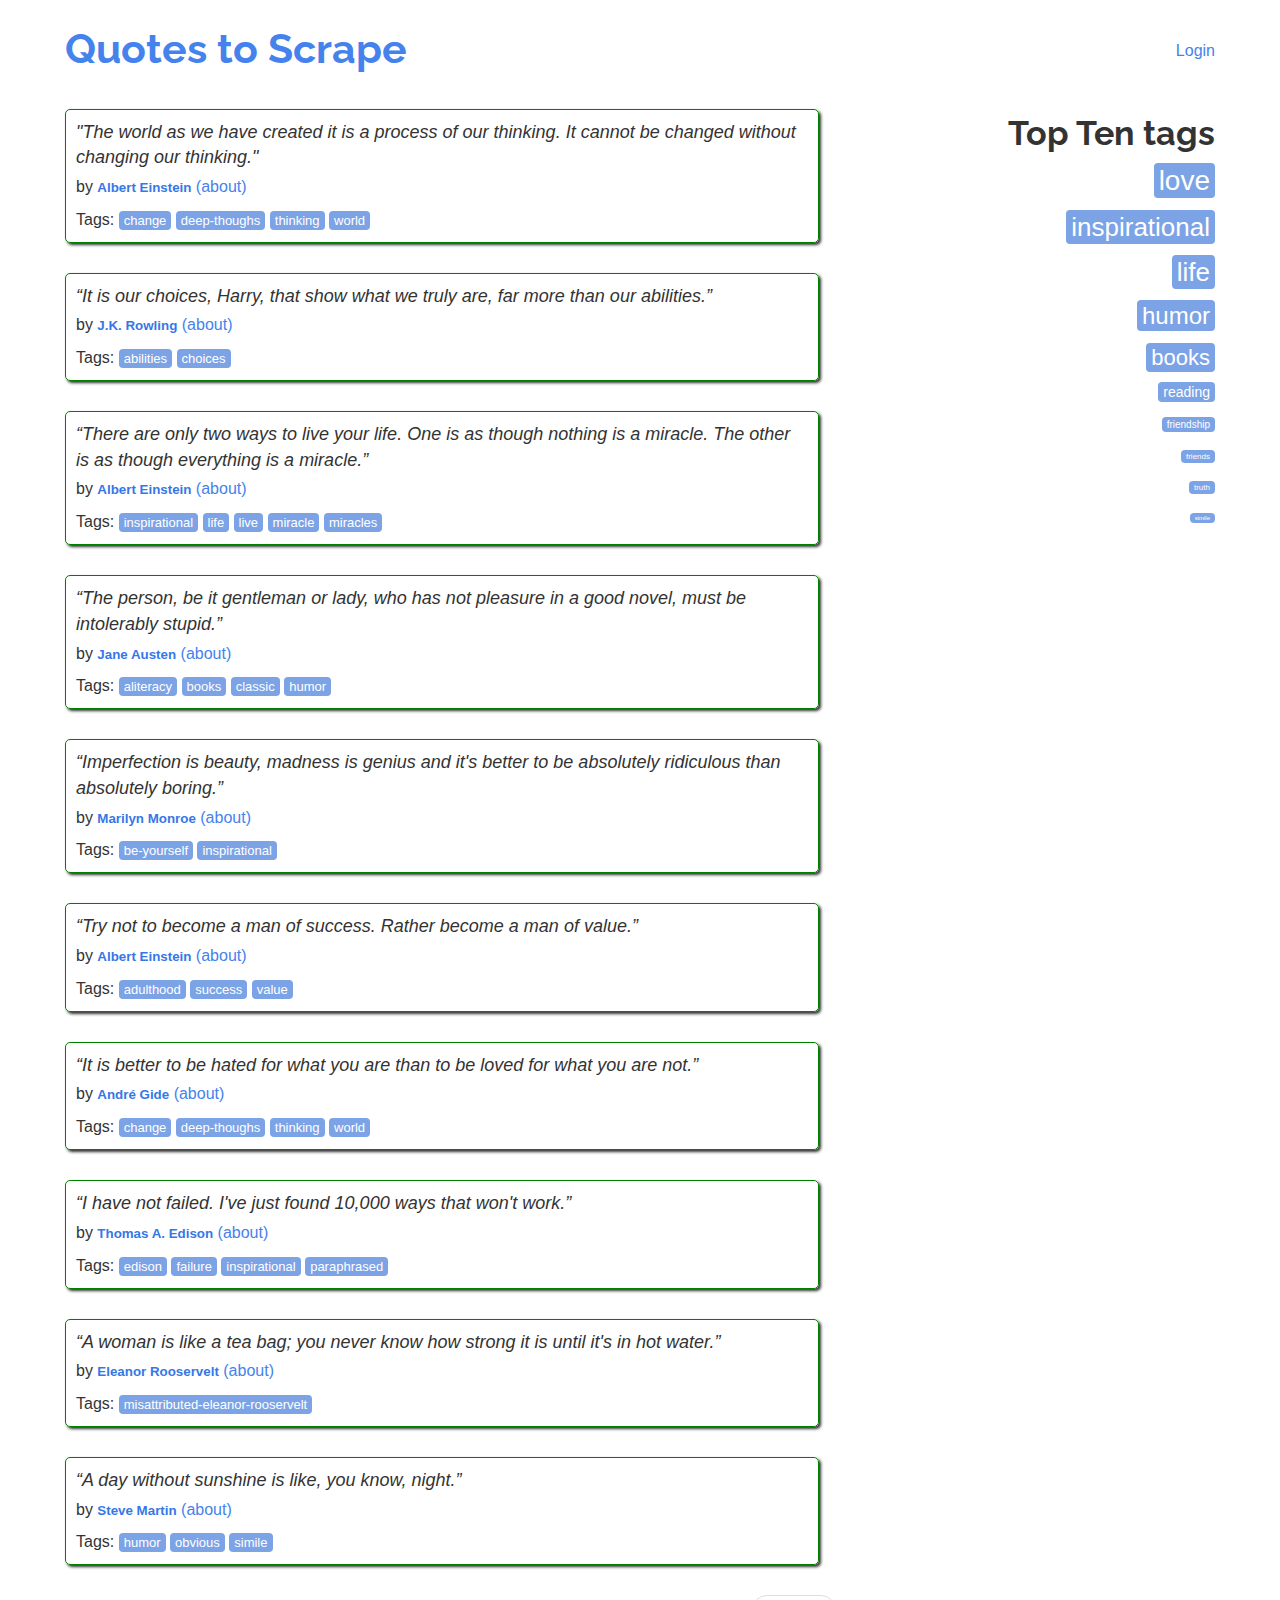
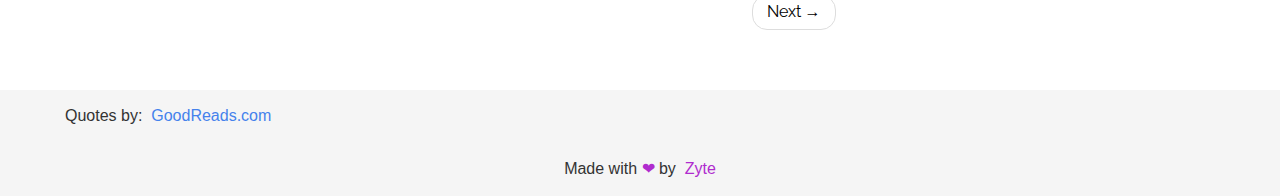
<file: project1/quotestoscrape/qts_main.html>
<!DOCTYPE html>
<html lang="en">

<head>
    <meta charset="UTF-8">
    <meta name="viewport" content="width=device-width, initial-scale=1.0">
    <title>Quotes To Scrape</title>
    <link rel="stylesheet" href="styles.css">
</head>

<body>
    <section class="all_content">
        <nav class="nav_bar">
            <div class="page_title">
                <a href="#">
                    <h1>Quotes to Scrape</h1>
                </a>
            </div>
            <div class="login">
                <a href="#login">Login</a>
            </div>
        </nav>

        <main class="content">
            <div class="quotes">
                <div class="quote_box">
                    <span class="text">"The world as we have created it is a process of our thinking. It cannot be
                        changed without
                        changing our thinking."</span>
                    <span class="quote_source">
                        by
                        <small class="author">Albert Einstein</small><a href="#"> (about)</a>
                    </span>

                    <div class="tags_list_under_quote">
                        Tags:
                        <span class="tags_under_quote">
                            <a href="#" class="tag">change</a>
                            <a href="#" class="tag">deep-thoughs</a>
                            <a href="#" class="tag">thinking</a>
                            <a href="#" class="tag">world</a>
                        </span>
                    </div>
                </div>
                <div class="quote_box">
                    <span class="text">“It is our choices, Harry, that show what we truly are, far more than our
                        abilities.”</span>
                    <span class="quote_source">
                        by
                        <small class="author">J.K. Rowling</small><a href="#"> (about)</a>
                    </span>

                    <div class="tags_list_under_quote">
                        Tags:
                        <span class="tags_under_quote">
                            <a href="#" class="tag">abilities</a>
                            <a href="#" class="tag">choices</a>
                        </span>
                    </div>
                </div>
                <div class="quote_box">
                    <span class="text">“There are only two ways to live your life. One is as though nothing is a miracle. The other is as though everything is a miracle.”</span>
                    <span class="quote_source">
                        by
                        <small class="author">Albert Einstein</small><a href="#"> (about)</a>
                    </span>

                    <div class="tags_list_under_quote">
                        Tags:
                        <span class="tags_under_quote">
                            <a href="#" class="tag">inspirational</a>
                            <a href="#" class="tag">life</a>
                            <a href="#" class="tag">live</a>
                            <a href="#" class="tag">miracle</a>
                            <a href="#" class="tag">miracles</a>
                        </span>
                    </div>
                </div>
                <div class="quote_box">
                    <span class="text">“The person, be it gentleman or lady, who has not pleasure in a good novel, must be intolerably stupid.”</span>
                    <span class="quote_source">
                        by
                        <small class="author">Jane Austen</small><a href="#"> (about)</a>
                    </span>

                    <div class="tags_list_under_quote">
                        Tags:
                        <span class="tags_under_quote">
                            <a href="#" class="tag">aliteracy</a>
                            <a href="#" class="tag">books</a>
                            <a href="#" class="tag">classic</a>
                            <a href="#" class="tag">humor</a>
                        </span>
                    </div>
                </div>
                <div class="quote_box">
                    <span class="text">“Imperfection is beauty, madness is genius and it's better to be absolutely ridiculous than absolutely boring.”</span>
                    <span class="quote_source">
                        by
                        <small class="author">Marilyn Monroe</small><a href="#"> (about)</a>
                    </span>

                    <div class="tags_list_under_quote">
                        Tags:
                        <span class="tags_under_quote">
                            <a href="#" class="tag">be-yourself</a>
                            <a href="#" class="tag">inspirational</a>
                        </span>
                    </div>
                </div>
                <div class="quote_box">
                    <span class="text">“Try not to become a man of success. Rather become a man of value.”</span>
                    <span class="quote_source">
                        by
                        <small class="author">Albert Einstein</small><a href="#"> (about)</a>
                    </span>

                    <div class="tags_list_under_quote">
                        Tags:
                        <span class="tags_under_quote">
                            <a href="#" class="tag">adulthood</a>
                            <a href="#" class="tag">success</a>
                            <a href="#" class="tag">value</a>
                        </span>
                    </div>
                </div>
                <div class="quote_box">
                    <span class="text">“It is better to be hated for what you are than to be loved for what you are not.”</span>
                    <span class="quote_source">
                        by
                        <small class="author">André Gide</small><a href="#"> (about)</a>
                    </span>

                    <div class="tags_list_under_quote">
                        Tags:
                        <span class="tags_under_quote">
                            <a href="#" class="tag">change</a>
                            <a href="#" class="tag">deep-thoughs</a>
                            <a href="#" class="tag">thinking</a>
                            <a href="#" class="tag">world</a>
                        </span>
                    </div>
                </div>
                <div class="quote_box">
                    <span class="text">“I have not failed. I've just found 10,000 ways that won't work.”</span>
                    <span class="quote_source">
                        by
                        <small class="author">Thomas A. Edison</small><a href="#"> (about)</a>
                    </span>

                    <div class="tags_list_under_quote">
                        Tags:
                        <span class="tags_under_quote">
                            <a href="#" class="tag">edison</a>
                            <a href="#" class="tag">failure</a>
                            <a href="#" class="tag">inspirational</a>
                            <a href="#" class="tag">paraphrased</a>
                        </span>
                    </div>
                </div>
                <div class="quote_box">
                    <span class="text">“A woman is like a tea bag; you never know how strong it is until it's in hot water.”</span>
                    <span class="quote_source">
                        by
                        <small class="author">Eleanor Rooservelt</small><a href="#"> (about)</a>
                    </span>

                    <div class="tags_list_under_quote">
                        Tags:
                        <span class="tags_under_quote">
                            <a href="#" class="tag">misattributed-eleanor-rooservelt</a>
                        </span>
                    </div>
                </div>
                <div class="quote_box">
                    <span class="text">“A day without sunshine is like, you know, night.”</span>
                    <span class="quote_source">
                        by
                        <small class="author">Steve Martin</small><a href="#"> (about)</a>
                    </span>

                    <div class="tags_list_under_quote">
                        Tags:
                        <span class="tags_under_quote">
                            <a href="#" class="tag">humor</a>
                            <a href="#" class="tag">obvious</a>
                            <a href="#" class="tag">simile</a>
                        </span>
                    </div>
                </div>
                <div class="link_to_next_section">
                    <a class="link_to_next">
                        <!-- <a class="next" href="#next"> -->
                            Next
                            <span aria-hidden="true">→</span>
                        <!-- </a> -->
                    </a>
                </div>

            </div>

            <div class="top_tags">
                <h2>Top Ten tags</h2>
                <div class="tags_in_top_tags">
                    <span class="tag_item">
                        <a class="tag" href="#" style="font-size: 28px;">love</a>
                    </span>
                    <span class="tag_item">
                        <a class="tag" href="#" style="font-size: 26px;">inspirational</a>
                    </span>
                    <span class="tag_item">
                        <a class="tag" href="#" style="font-size: 26px;">life</a>
                    </span>
                    <span class="tag_item">
                        <a class="tag" href="#" style="font-size: 24px">humor</a>
                    </span>
                    <span class="tag_item">
                        <a class="tag" href="#" style="font-size: 22px">books</a>
                    </span>
                    <span class="tag_item">
                        <a class="tag" href="#" style="font-size: 14px">reading</a>
                    </span>
                    <span class="tag_item">
                        <a class="tag" href="#" style="font-size: 10px">friendship</a>
                    </span>
                    <span class="tag_item">
                        <a class="tag" href="#" style="font-size: 8px">friends</a>
                    </span>
                    <span class="tag_item">
                        <a class="tag" href="#" style="font-size: 8px">truth</a>
                    </span>
                    <span class="tag_item">
                        <a class="tag" href="#" style="font-size: 6px">simile</a>
                    </span>
                </div>

            </div>

        </main>

        <footer>
            <div class="footer_c1">
                <p>
                    Quotes by:&nbsp;
                    <a href="#">GoodReads.com</a>
                </p>
            </div>
            <div class="footer_c2">
                <p>
                    Made with
                    <span class="zyte">❤</span> by&nbsp;
                    <a class="zyte" href="#">Zyte</a>
                </p>
            </div>
        </footer>
    </section>
</body>

</html>
</file>
<file: tutorial1/main.css>
/* Let us add some CSS to make the file dark mode. */
html{
    font-size: 14px;
}

body{
    background-color: #333;
    color: whitesmoke;
}

a {
    color: aliceblue
}

a:visited {
    color: lightgray
}

a:hover, a:active {
    color: #eee
}
</file>
<file: project2/tic_tac_toe/style.css>
body {
    margin: 0;
    padding: 0;
    display: flex;
    align-items: center;
    justify-content: center;
    background-color: hsl(0, 0%, 80%);
    height: 100vh;
}

.tictactoe {
    background-color: hsl(0, 0%, 20%);
    border-radius: 12px;
    padding: 1rem;
    /* background-image: linear-gradient(to bottom right, purple, pink); */
    font-family: Arial, Helvetica, sans-serif;
}

.tictactoe header {
    font-size: 1.3rem;
    font-family: inherit;
    color: whitesmoke;
}

.select-player {
    display: flex;
    flex-direction: column;
}

.control-buttons {
    width: 100%;
    display: flex;
    gap: .5rem;
}


button {
    background-color: transparent;
    color: white;
    font-weight: 600;
    border-radius: 10px;
}

.player-choice {
    flex: 1;
    font-size: 1.1rem;
    border: none;
    border-radius: 5px;
}

#display-instructions {
    text-align: center;
    font-weight: 900;
    color: white;
    font-size: .8rem;
    font-family: inherit;
}

#playground {
    display: grid;
    grid-template-columns: repeat(3, 1fr);
    gap: 5px;
}

.click-pos {
    display: grid;
    place-content: center;
    width: 0;
    height: 0;
    border-radius: 8px;
    background-color: hsl(0, 0%, 50%);
    color: white;
    font-size: 2rem;
    font-family: inherit;
    font-weight: 900;
    transition: width 1s ease-in-out, height 1s ease-in-out;
}

.click-pos.smooth-transition {
    width: 50px;
    height: 50px;
}

.tictactoe footer {
    width: 100%;
    margin-top: .5rem;
}

#reset-game {
    display: inline-block;
    margin-left: 33%;
    margin-right: auto;
    border-radius: 5px;
    border-color: transparent;
    box-shadow: 0 0 5px red;
}

#player-o.selected {
    border-bottom: 2px red solid;
}

#player-x.selected {
    border-bottom: 2px blue solid;
}
</file>
<file: project1/geeksforgeeks/styles.css>
html {
    background-color: #131417;
    color: rgb(245, 239, 233);
}

tr, td {
    border: 1px solid white;
    /* border-collapse: collapse; */
    padding: 0.5rem;
    text-align: center;
}

table {
    /* display: block; */
    border-collapse: collapse;
    border-width: 300px;
    margin: auto;
}

a {
    color: #2f8d46;
}

/* left side of a table */
.left {
    background-color: #2a2a2c;
}

.content {
    max-width: 720px;
    margin: auto;
}

.intro_img {
    width: 720px;
}

button {
    margin-left: 30px;
    background-color: black;
    color: white;
    cursor: pointer;
    border-radius: 2px;
}

button a {
    text-decoration: none;
    color: white;
}

.navbar_top,
.navbar_low {
    width: 100%;
    display: flex;
    justify-content: center;
    align-items: center;
}

.navbar_top_names ul,
.navbar_low_names ul {
    margin: 0;
    padding: 0;
    display: flex;
    font-size: small;
}

.navbar_top_names li,
.navbar_low_names li {
    list-style: none;
}

.navbar_top_names li a,
.navbar_low_names li a {
    text-decoration: none;
    padding: .4rem;
    display: block;
}

.navbar_top div {
    flex: 100px;
}
</file>
<file: project1/listofquestions/styles.css>
@import url('https://fonts.googleapis.com/css2?family=Open+Sans:ital,wght@0,300..800;1,300..800&display=swap');

/* Globals */
* {
    margin: 0;
    padding: 0;
}

a {
    color: #222;
    text-decoration: none;
}

body {
    font-family: open sans, helvetica neue, helvetica, arial, sans-serif;
    font-size: 16px;
}

/* Header Content Here*/

.header_elem {
    background-color: transparent;
}

.page_header {
    height: 65px;
    background-color: transparent;
    background-image: -webkit-radial-gradient(0% 0%, circle, rgba(100, 66, 255, 0.9) 15%, rgba(0, 108, 255, 0.9) 50%, rgba(12, 180, 206, 0.9) 85%)
}

.header_wrapper {
    width: 97%;
    margin: auto;
    display: flex;
    flex-direction: row;
}

.logo,
.nav_links {
    margin-top: .7%;
    margin-bottom: 1%;
}

.logo {
    width: 13%;
}

.nav_links {
    flex: 1;
    display: flex;
    justify-content: space-between;
    align-items: center;
}

.user_profile_link {
    display: flex;
    align-items: center;
    justify-content: space-between;
}

.user {
    display: flex;
    align-items: center;
    margin-left: 22px;
    margin-right: 25px;
}

.username {
    padding: 12px;
}

.header_elem {
    text-transform: uppercase;
    font-family: open sans, helvetica neue, helvetica, arial, sans-serif;
    font-size: 13px;
    font-weight: 600;
    color: white;
}

.user img {
    border: 1px solid #e7e7e7;
    border-radius: 5px;
}


/* ------------- Main content ------------- */
.main_content_wrapper {
    width: 97%;
    margin: auto;
}


/* Navigation section Here */
.nav_main {
    display: flex;
    align-items: center;
    height: 40px;
}

.nav_main li {
    list-style: none;
    display: inline-block;
}

.nav_main li a {
    padding: 10px 15px;
    font-size: 14px;
}

.nav_main li a:hover {
    color: #274fd6;
    border-bottom-color: #274fd6;
    border-bottom-width: 4px;
    border-bottom-style: solid;
    transition-duration: 0.1s;
}


.main_content {
    border: 1px solid rgb(200, 200, 200);
}

/* Main content Header */
.main_content_header {
    border-bottom: 1px solid rgb(200, 200, 200);
    height: 40px;
}

.path_breadcrumb_b::before {
    content: "\f105";
}
.main_content_header_wrapper {
    display: flex;
    justify-content: space-between;
    align-items: center;
    vertical-align: middle;
    height: 80%;
    margin: 10px 20px;
}

/* Main content body */
.main_content_body {
    display: grid;
    grid-template-columns: 1fr 3fr;
    margin: 0 20px;
}


.note_topic_wrapper {
    position: sticky;
    top: 130px;
    margin-top: 100px;
}

.note_topic {
    display: inline-block;
    color: #274fd6;
    background-color: rgb(243, 246, 253);
    padding: 20px;
    padding-right: 170px;
    border-left: 2px solid #274fd6;
}


.questions_header_wrapper {
    border-bottom: 1px solid rgb(200, 200, 200);
    margin-top: 20px;
}

.question_hwrapper_elems {
    font-weight: 600;
    color: rgb(49, 49, 49);
    padding: 10px 0;
}

.hwrapper_elem2 {
    padding-bottom: 40px;
}

/* Actual Question Content */
.questions_wrapper {
    display: grid;
}

.question_box {
    margin: 20px 0;
}
.question_choice_wrapper {
    /* display: block; */
    border: 2px solid rgb(200, 200, 200);
    border-radius: 4px;
    height: 47px;
    margin-bottom: 11px;
}

.question_choice_wrapper:hover {
    cursor: pointer;
    border: 2px solid rgb(39, 79, 214);
}

.question_choice_wrapper_content {
    /* height: 0%; */
    display: block;
    margin-top: 14px;
}

.question_choices {
    margin: 0 10px;
}

.question_title {
    font-size: 24px;
    padding-bottom: 12px;
    font: Georgia, Cambria,"Times New Roman",Times,serif;
}

.question_points,
.number_tries {
    padding-bottom: 12px;
    color: #5e5e5e;
    font-size: .97em;
    display: inline-block;
}

.actual_question {
    font-size: 20px;
    padding: 15px 0;
}

.options_wrapper {
    display: flex;
    justify-content: space-between;
    align-items: center;
    margin-top: 40px;
    padding-bottom: 40px;
    border-bottom: 1px solid rgb(200, 200, 200);
}

.number_tries {
    display: inline-block;
    margin-left: 10px;
}

/* Buttons */
.submit_button {
    height: 44px;
    width: 95px;
    font-size: 16px;
    border-radius: 22px;
    color: white;
    background-color: rgb(39, 79, 214);
    border: 1px solid rgb(39, 79, 214);
}

.submit_button:hover {
    cursor: pointer;
    text-shadow: 0 1px 0 #0d2c94;
    background-color: rgb(124, 148, 231);
}

.right_side_options div {
    display: inline-block;
}

.right_side_options button {
    font-size: 14px;
    height: 57px;
    border-radius: 30px;
    background-color: white;
    border: none;
    color: rgb(39, 79, 214);
}

.right_side_options button:hover {
    transition: 0.3s;
    color: white;
    background-color: rgb(124, 148, 231);
    border: 1px solid rgb(39, 79, 214);
}

.save_button_wrapper {
    width: 50px;
    padding-right: 3px;
    border-right: 1px solid rgb(242, 242, 242);
}

.answer_button_wrapper {
    width: 110px;
    margin-left: 3px;    
}

.save_button,
.answer_button {
    width: 100%;
}

.divider {
    margin-bottom: 40px;
}

/* Question content Footer */
.questions_footer {
    margin: 20px 0;
}
.discussion {
    display: flex;
    justify-content: space-between;
    margin-top: 10px;
    padding-bottom: 30px;
}

.discussion_button {
    width: 150px;
    height: 40px;
    font-size: 14px;
    font-weight: 600;
    background-color: white;
    color: rgb(124, 148, 231);
    border: 1px solid rgb(124, 148, 231);
    border-radius: 3px;
}

.discussion_button:hover {
    background-color: rgb(124, 148, 231);
    color: white;
    transition: 0.2s;
}

.previous_next_buttons {
    display: flex;
    justify-content: space-between;
    margin: 40px 0;
}

.previous_next_buttons button {
    width: 120px;
    height: 45px;
    border: none;
    color: white;
    background-color: rgb(39, 79, 214);
    font-size: 16px;
}

.previous_next_buttons button:hover {
    border-bottom: 4px solid rgb(39, 79, 214);
    background-color: white;
    color: black;
}

/* Copyright Section */
.copyright_section {
    margin-top: 6px;
    margin-bottom: 50px;
    /* width: 97%; */
}

.copyright {
    font-size: 14px;
    text-align: right;
    margin-right: 20px;
}

/* Footer Section */
.page_footer {
    width: 100%;
    background-color: #1f1d20;
}

/* Every list item in the footer */
.page_footer li {
    list-style: none;
    display: inline-block;
}

.footer_content {
    padding: 50px 20px;

}

.footer_list {
    display: flex;
    align-items: center;
    justify-content: center;
    margin-bottom: 20px;
}

.footer_list li a {
    color: white;
    padding: 0 10px;
}

.sm_icons_wrapper {
    display: flex;
    align-items: center;
    justify-content: center;
}

.icons li {
    padding: 0px 4px;
}

.icon-list_icon {
    width: 35px;
    height: 35px;
    fill: rgb(39, 79, 214);
}

.icon-list_icon:hover,
.icon-list_icon:active,
.icon-list_icon:active {
    fill: rgb(124, 148, 231);
}

.copyright_text {
    text-align: center;
    color: white;
    margin-top: 20px;
}
</file>
<file: project1/qt_io/qt_styles.css>
@import url('https://fonts.googleapis.com/css2?family=Lexend+Deca:wght@100..900&family=Open+Sans:ital,wght@0,300..800;1,300..800&family=Titillium+Web:wght@300;400;600;700&display=swap');

* {
    padding: 0;
    margin: 0;
    box-sizing: border-box;
}

html {
    scroll-behavior: smooth;
}

body {
    font-family: 'Titillium Web', sans-serif;
    max-width: 1440px;
}

.flexContainer {
    display: flex;
}

.justifySpaceBetween {
    justify-content: space-between;
}

.gridContainer {
    display: grid;
}

.gridContainer img {
    width: 100%;
}

.doc-header {
    top: 0;
    z-index: 1;
    height: 80px;
    position: sticky;
    align-items: center;
    font-family: inherit;
    background-color: white;
    border-bottom: 1px solid #e8e8e8;
}

.header-elem-wrapper {
    width: 100%;
}

.header-elem-wrapper ul {
    list-style: none;
}

.header-elem-wrapper li {
    height: fit-content;
}

.left-links {
    flex: 1;
    column-gap: 2.7rem;
    align-items: center;
}

.group-img {
    width: fit-content;
}

.left-collapsible {
    flex: .68;
}

.right-links {
    flex: 1;
    margin-left: auto;
    column-gap: 2rem;
}

.help-links {
    flex: .65;
    align-items: center;
}

.help-links a {
    text-decoration: none;
    color: black;
    font-weight: 600;
}

.cta-links {
    flex: .5;
    align-items: center;
    column-gap: .5rem;
}

.link-button.card-cta {
    border: 1px solid black;
}

.link-button.card-cta,
.cta-links .section-cta.card-cta {
    padding: .6rem 1.5rem;
    font-size: .85rem;
    font-weight: 700;
    text-align: center;
    border-radius: 7px;
}

.search-button {
    border: none;
    background-color: transparent;
}

.qt-hero {
    background-image: url(images/background-image.jpg);
    background-repeat: no-repeat;
    background-size: cover;
    margin-top: 0;
    padding-bottom: 2.5rem;
    padding-top: 5rem;
}

.qt-reduced-row {
    padding-left: 3rem;
    padding-right: 3rem;   
}

.qt-hero .qt-reduced-row {
    flex-direction: column;
    justify-content: baseline;
    display: flex;
}

.cards-wrapper,
.cards-container {
    grid-template-columns: repeat(4, 1fr);
}

.cards-wrapper {
    column-gap: 1em;
    margin: 2rem 0 2rem 0;
    color: white;
}

hgroup {
    color: white;
    padding: 0 0 1rem 0;
}

.reduced-content-box {
    max-width: 80ch;
}

hgroup h1 {
    font-size: 3.2rem;
    line-height: 4rem;
    font-weight: 600;
    margin-bottom: 2rem;
}

hgroup div:first-child {
    max-width: 48ch;
}

hgroup p {
    font-size: 1.2rem;
    margin: 1rem 0;
}

.card {
    height: max-content;
}

.cards-wrapper p {
    padding: .5rem 0 .5em 0;
}

.card-cta-wrapper {
    margin-top: 2rem;
}

.card-cta {
    text-decoration: none;
    font-family: inherit;
    font-size: 1rem;
    font-weight: 600;
    color: black;
    background-color: white;
    padding: .70rem 1.2rem;
    border-radius: 5px;
}

.card-cta:hover {
    background-color: rgba(255, 255, 255, .8);
    transition: .8s;
}

.card .card-cta-wrapper {
    margin-top: 1rem;
}

.section-header {
    padding: 0 0 2rem 0;
    text-align: center;
}

.section-heading {
    font-size: 2.5em;
    font-weight: 500;
    text-transform: capitalize;
}

.success-stories {
    padding-top: 5rem;
    padding-bottom: 5rem;
}

.success-logo-cards {
    column-gap: 1rem;
    grid-template-columns: repeat(4, 1fr);
    row-gap: 1rem;
}

.success-logo-cards img {
    background-color: #f5f5f5;
    border-radius: 10px;
}

.cards-container {
    column-gap: 2.5rem;
}

.paper,
.more-services {
    column-gap: 4rem;
    align-items: center;
}

.paper {
    background-color: #bfbfbd;
    padding-top: 5em;
    padding-bottom: 5em;
}

.events {
    padding-top: 5em;
    padding-bottom: 5em;
    flex-direction: column;
}

.events .cta-wrapper {
    margin-top: 2em;
    align-items: center;
    justify-content: center;
}

.more-services {
    background-color: #f5f5f5;
    padding-top: 5em;
    padding-bottom: 5em;
}

.detail {
    flex: 1;
}

.section-image {
    max-width: max-content;
}

.detail {
    height: fit-content;
}

.content-cap-summary {
    font-weight: 600;
    text-transform: uppercase;
}

.detail .detail-paragraph {
    margin-top: 1em;
    margin-bottom: 1em;
}

.paper .detail h2 {
    font-size: 3rem;
}

.more-services .detail h2 {
    font-size: 2.5rem;
    font-weight: 500;
}

.more-services .detail .reduced-content-box {
    max-width: 42ch;
}


#forrester_img {
    width: 512px;
}

.event-card .card-title{
    font-weight: 700;
    margin: 1.5em 0 1em 0;
    font-size: 1.05rem;
}

/* .event-card time {
    margin: 1em 0 1em 0
} */

.event-card address {
    margin-top: .5em;
    margin-bottom: .5em;
    font-style: normal;
}

.event-card .read-more {
    margin-top: 1.6rem;
}

.section-cta {
    background-color: black;
    color: white;
}

.section-cta:hover {
    background-color: #303030;
}

.doc-footer{
    background-color: black;
    color: white;
    padding-top: 3rem;
    padding-bottom: 5rem;
}

.doc-footer ul {
    list-style: none;
}

.upper-footer {
    column-gap: 4rem;
}

.contact-wrapper {
    margin-top: 1.2rem;
}

.connect-links {
    width: 124px;
}

.connect-links .g2-leader img {
    width: 100%;
}

.social-links {
    margin: 1rem 0 1rem 0;
}

.navigation-links {
    flex: 1;
    padding-right: 6em;
}

.in-site-navigation ul {
    font-size: .9em;
}

.in-site-navigation ul li:first-child {
    font-weight: 600;
}

.email-input {
    font-size: .8rem;
    margin: 4rem 0;
}

.email-input-form {
    font-size: inherit;
}

.email-input-form p:first-child {
    margin: 2rem 0;
    font-size: inherit;
}

.email-input-form p:first-child input,
.email-input-form p:first-child button {
    height: 2.8rem;
    border: none;
    border-radius: 6px;
    font-size: inherit;
}

.email-input-form p:first-child input {
    width: 60ch;
    margin-right: -9px;
    padding: 0 1.5rem;
}

.email-input-form p:first-child button {
    background-color: #4d4d4d;
    padding: 0 1.5rem;
    font-weight: 600;
    color: white;
}

.email-input-form p:last-child label {
    padding-left: 1rem;
}

.lower-footer {
    margin-top: 2rem;
}

.lower-footer ul {
    margin: 0 0 1rem 0;
    font-size: .9em;
    padding-right: 6em;
}

.lower-footer p {
    font-size: .75em;
}

/* Hover menu */
.hover-menu-wrapper {
    column-gap: 3rem;
}

/* ||PRODUCTS */
.left-column {
    padding: 3rem;
    background-color: white;
    flex: 1;
}

.more-elements {
    flex: .35;
    padding: 3rem;
    background-color: #f5f5f5;
    border-left: 1px solid #e8e8e8;
}

.hover-menu-wrapper .content-cap-summary {
    margin-bottom: 2rem;
}

.left-column > div div p {
    margin: 1em 0;
    max-width: 38ch;
}

.show-on-hover {
    display: none;
}

.has-underline {
    position: relative;
    
}

.has-underline:hover {
    transition: all 1.5s;
}

.has-underline:hover::before {
    position: absolute;
    content: "";
    height: 2px;
    background-color: black;
    width: 100%;
    bottom: 0;
}
</file>
<file: project1/quotestoscrape/styles.css>
@import url('https://fonts.googleapis.com/css2?family=Raleway:ital,wght@0,100..900;1,100..900&display=swap');


* {
    padding: 0;
    margin: 0;
    font-family: sans-serif;
}

body {
    font-size: 16px;
    font-family: sans-serif;
    line-height: 1.42857143;
    color: #333333;
}


a {
    color: #4582ec;
    text-decoration: none;
}

a:hover {
    cursor: pointer;
    color: #134fb8;
}

h1,
h2 {
    font-family: "Raleway","Helvetica Neue", Helvetica,Arial, sans-serif;
}

h1 {
    font-size: 41px;
}

h2 {
    font-size: 34px;
}

.nav_bar,
.content {
    max-width: 1150px;
    margin: auto;
}

.nav_bar {
    display: flex;
    justify-content: space-between;
}

.all_content .nav_bar .page_title {
    padding: 10px, 20px;
    margin-top: 20px;
    margin-bottom: 30px;
    font-weight: 500;
    width: 66%;
}

.all_content .nav_bar .page_title a:hover {
    color: #134fb8;
}

.all_content .nav_bar .login {
    margin-top: 40px;
    font-size: medium;
    width: 33%;
    text-align: right;
}

.content {
    display: flex;
    justify-content: space-between;
}

.all_content .content .quote_box {
    padding: 10px;
    border: 1px solid green;
    margin-bottom: 30px;
    border-radius: 5px;
    box-shadow: 2px 2px 3px #333333;
    width: 95%;
}

/* Common to all tags */
.tag {
    background-color: #7ca3e6;
    border-radius: 4px;
    padding: 2px 5px;
    color: white;
}

/* The actual quote */
.quote_box .text {
    display: block;
    margin-bottom: 5px;
    font-size: large;
    font-style: italic;
}

/* Tags under quote */
.tags_under_quote .tag {
    font-size: small;
}


.tags_list_under_quote {
    margin-top: 10px;
}

.quote_source {
    display: block;
}

/* quote author */
.quote_source .author {
    font-weight: bold;
    color: #3677E8;
}

.tags_in_top_tags {
    display: flex;
    flex-direction: column;
    width: 100%;
}

.tag_item {
    display: block;
    text-align: right;
    margin: 4px 0;
}


.quotes {
    width: 67%;
}

.top_tags {
    width: 33%;
    text-align: right;
}

/* Next Section */
.link_to_next_section {
    display: flex;
    margin-bottom: 60px;
    justify-content: right;
}

a.link_to_next {
    border: 1px solid #dddddd;
    border-radius: 15px;
    padding: 5px 14px;
    font-family: "Raleway","Helvetica Neue", Helvetica,Arial, sans-serif;
    color: black;
}

a.link_to_next:hover {
    /* color: white; */
    color: white;
    background-color: #4582ec;
}

/* Footer section */
footer {
    background-color: #f5f5f5;
}

.footer_c1,
.footer_c2 {
    height: 50%;
    width: 1150px;
    margin: auto;
}

.footer_c1 p,
.footer_c2 p {
    padding-top: 15px;
    padding-bottom: 15px;
    /* width */
}

.footer_c2 p {
    text-align: center;
}

.zyte {
    color: #b02cce;
}
</file>
<file: project2/calculator/styles.css>
@import url('https://fonts.googleapis.com/css2?family=Montserrat:wght@400;700&display=swap');

/* CSS RESET */
* {
    padding: 0;
    margin: 0;
}

html {
    box-sizing: border-box;
}

*, *::after, *::before {
    box-sizing: inherit;
}


body {
    display: flex;
    background-image: linear-gradient(to right, lightgray, black);
    align-items: center;
    justify-content: center;
    min-height: 250vh;
    font-family: "Montserrat", sans-serif;
    font-weight: normal;
    line-height: 1.5em;
}

.calculator-wrapper {
    background-color: transparent;
    /* transform: scale(1.2); */
    min-height: 100vh;
}

.calculator-wrapper header {
    margin-bottom: 1.5rem;
}

/* THE CALCULATOR ITSELF */

.calculator {
    display: flex;
    flex-direction: column;
    gap: 1rem;
    padding: .5rem;
    border-radius: 15px;
    border: 2px solid burlywood;
}

.input-output {
    flex: .5;
    border: 2px solid burlywood;
    padding: .5rem;
    border-radius: 10px ;
}

.input {
    min-height: 5ch;
    color: dodgerblue;
    font-size: 1.2rem;
    overflow: hidden;
}

.output {
    color: lightgrey;
    font-size: .9rem;
    height: 3ch;
    text-align: right;
}

.buttons-wrapper {
    display: flex;
    flex: 1;
    border: 2px solid burlywood;
    padding: .5rem;
    gap: 10px;
    border-bottom-right-radius: 10px;
    border-bottom-left-radius: 10px;
}

.numbers {
    flex: 1;
    gap: .3rem;
    display: grid;
    grid-template-columns: repeat(3, 1fr);
}

.operators {
    flex: .3;
    display: grid;
    gap: .3rem;
}

.button {
    border-radius: 50%;
    border: 1px solid lightgray;
    font-size: 1.5rem;
    background-color: transparent;
    padding: .3rem;
}

.number {
    color: white;
}

.number:hover {
    background-color: rgba(255, 255, 255, 0.4);
}

.operator {
    color: black;
}

.operator:hover {
    background-color: orange;
}


#clear {
    color: red;
}

#clear:hover {
    color: white;
    background-color: red;
}

#equals {
    background-color: orange;
    color: white;
}
</file>
